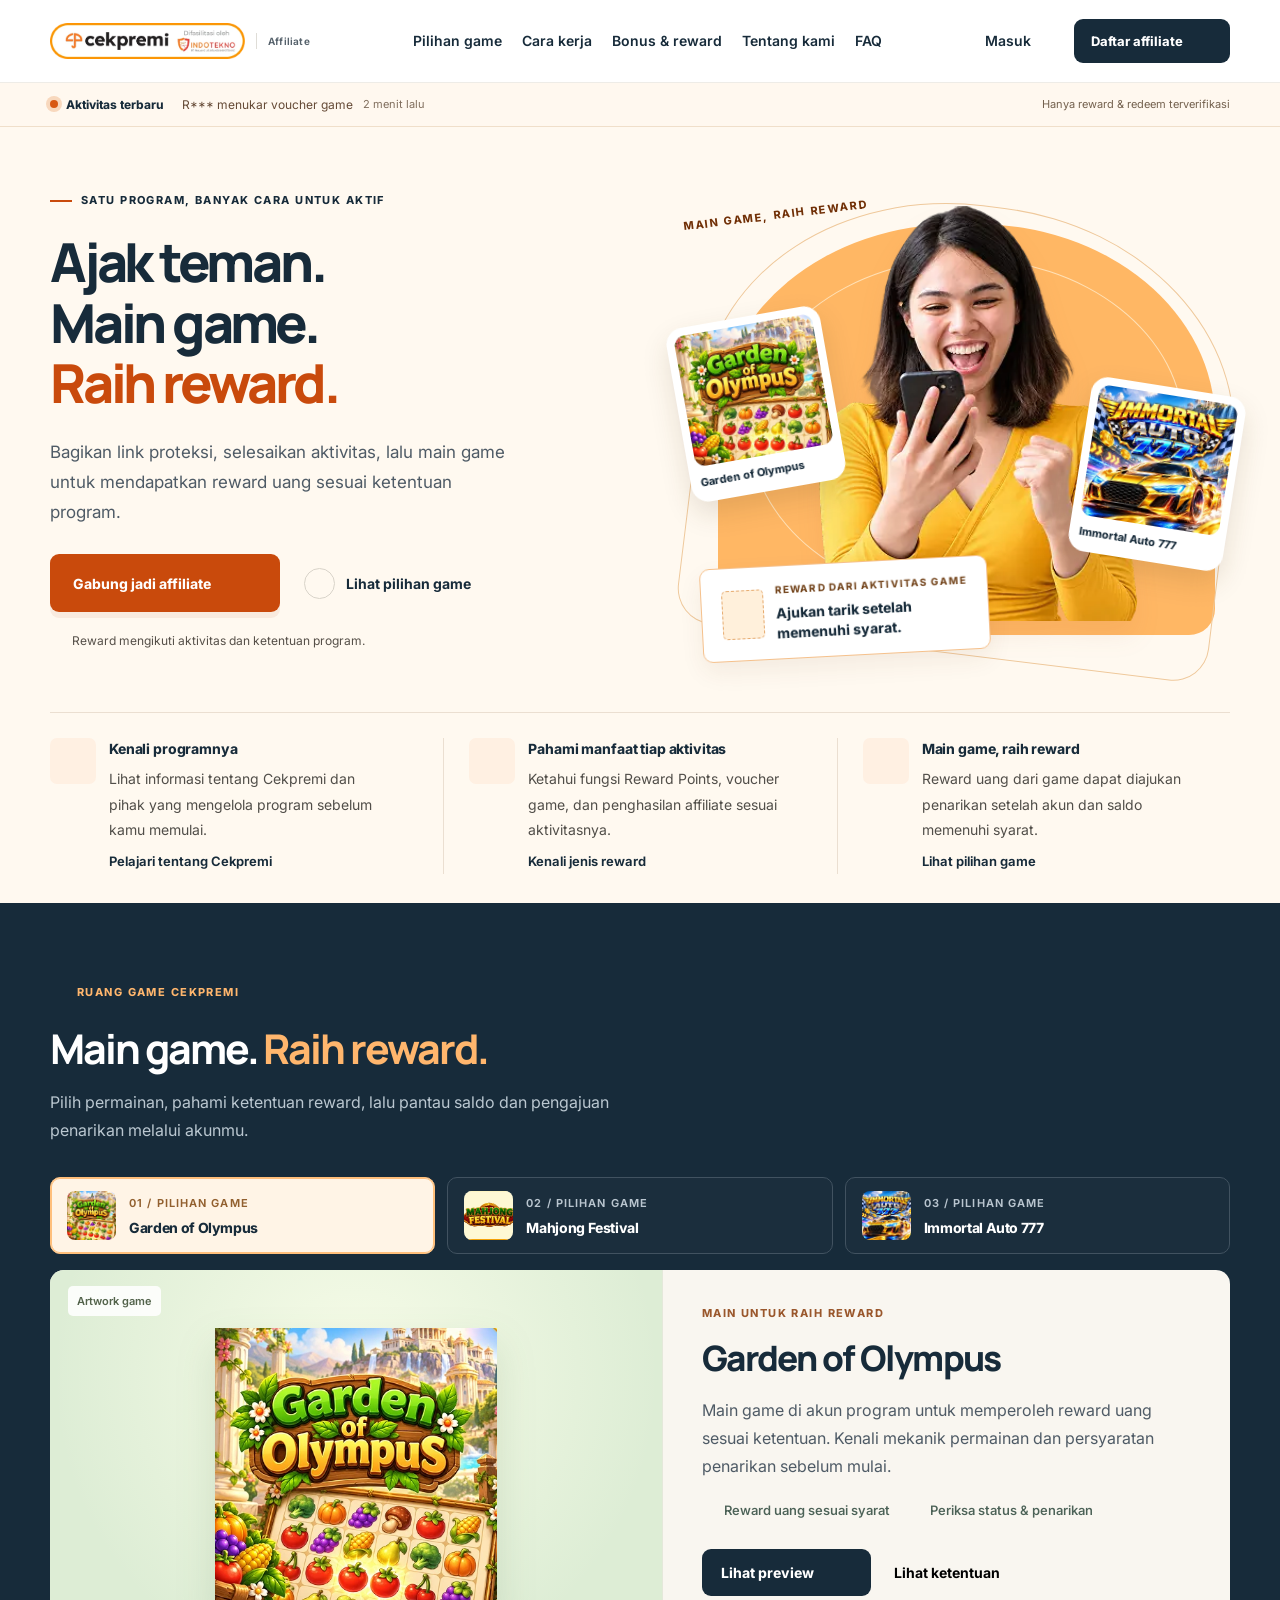
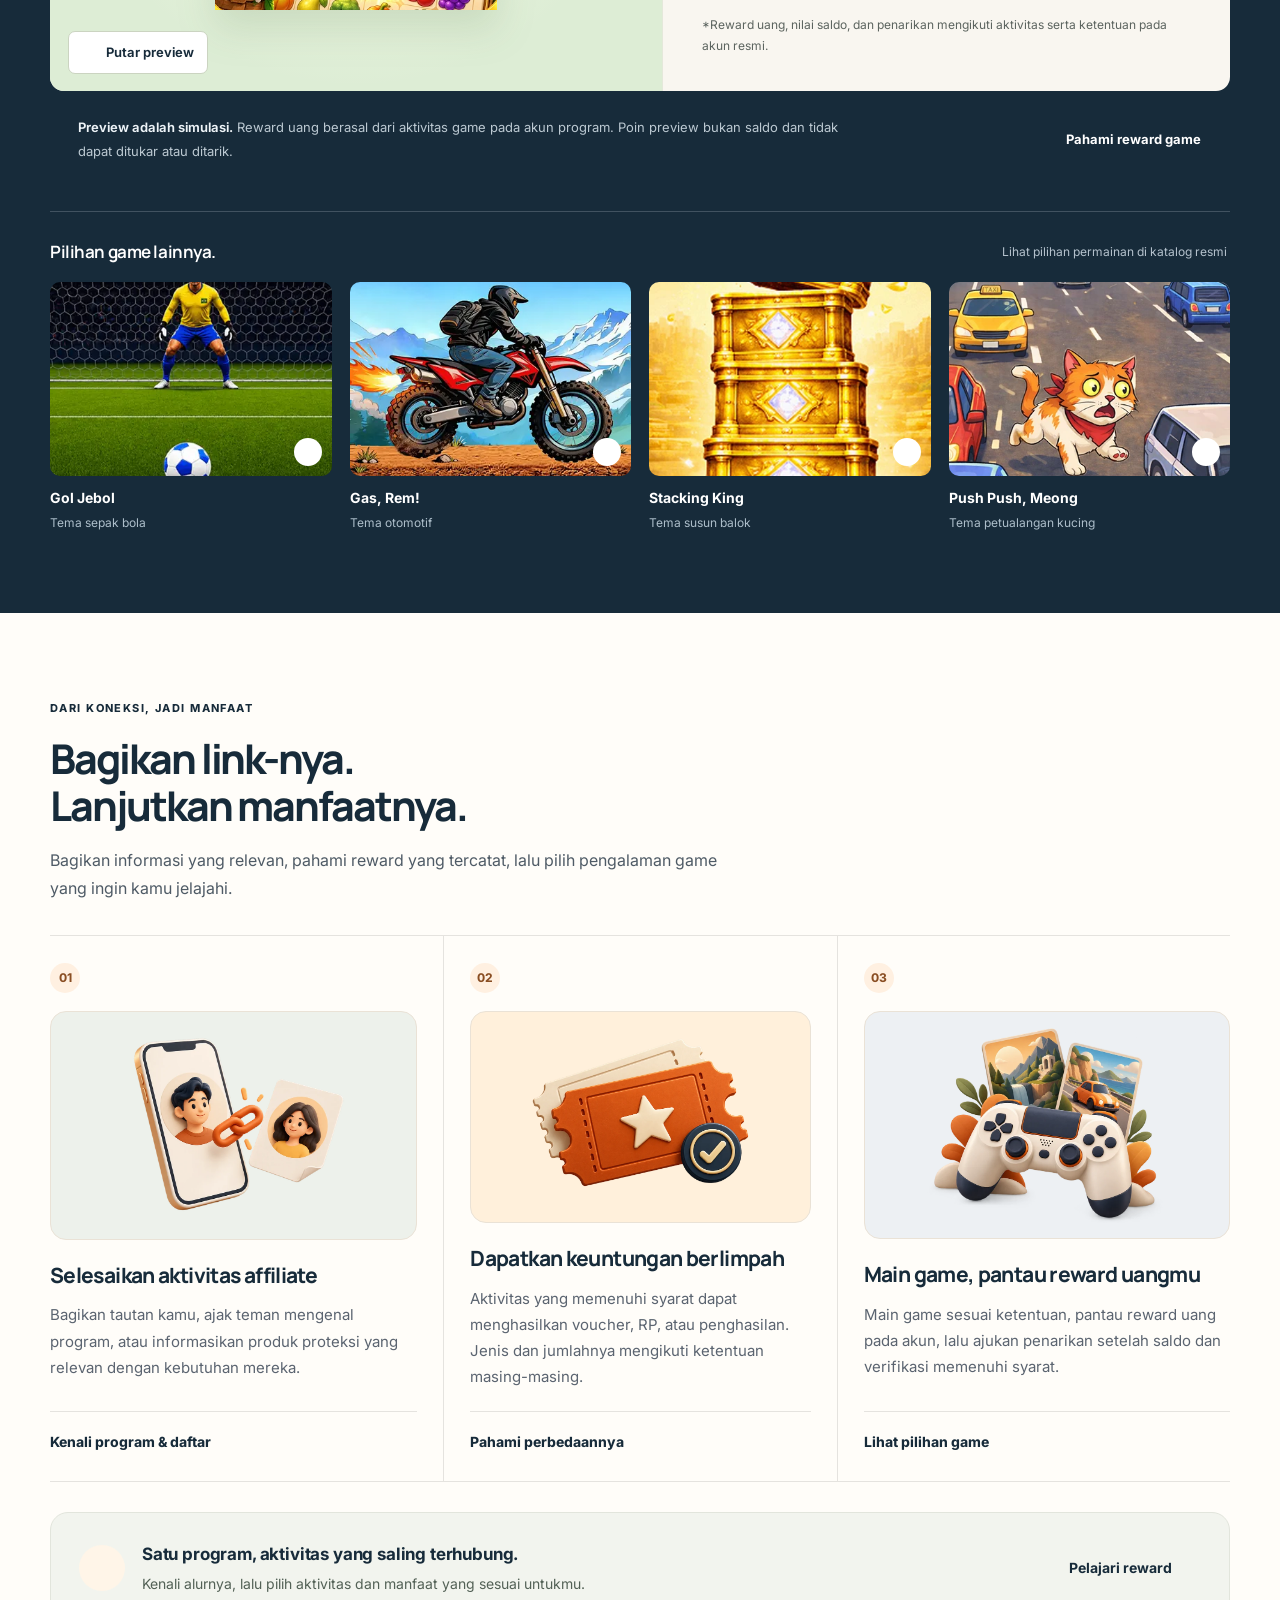
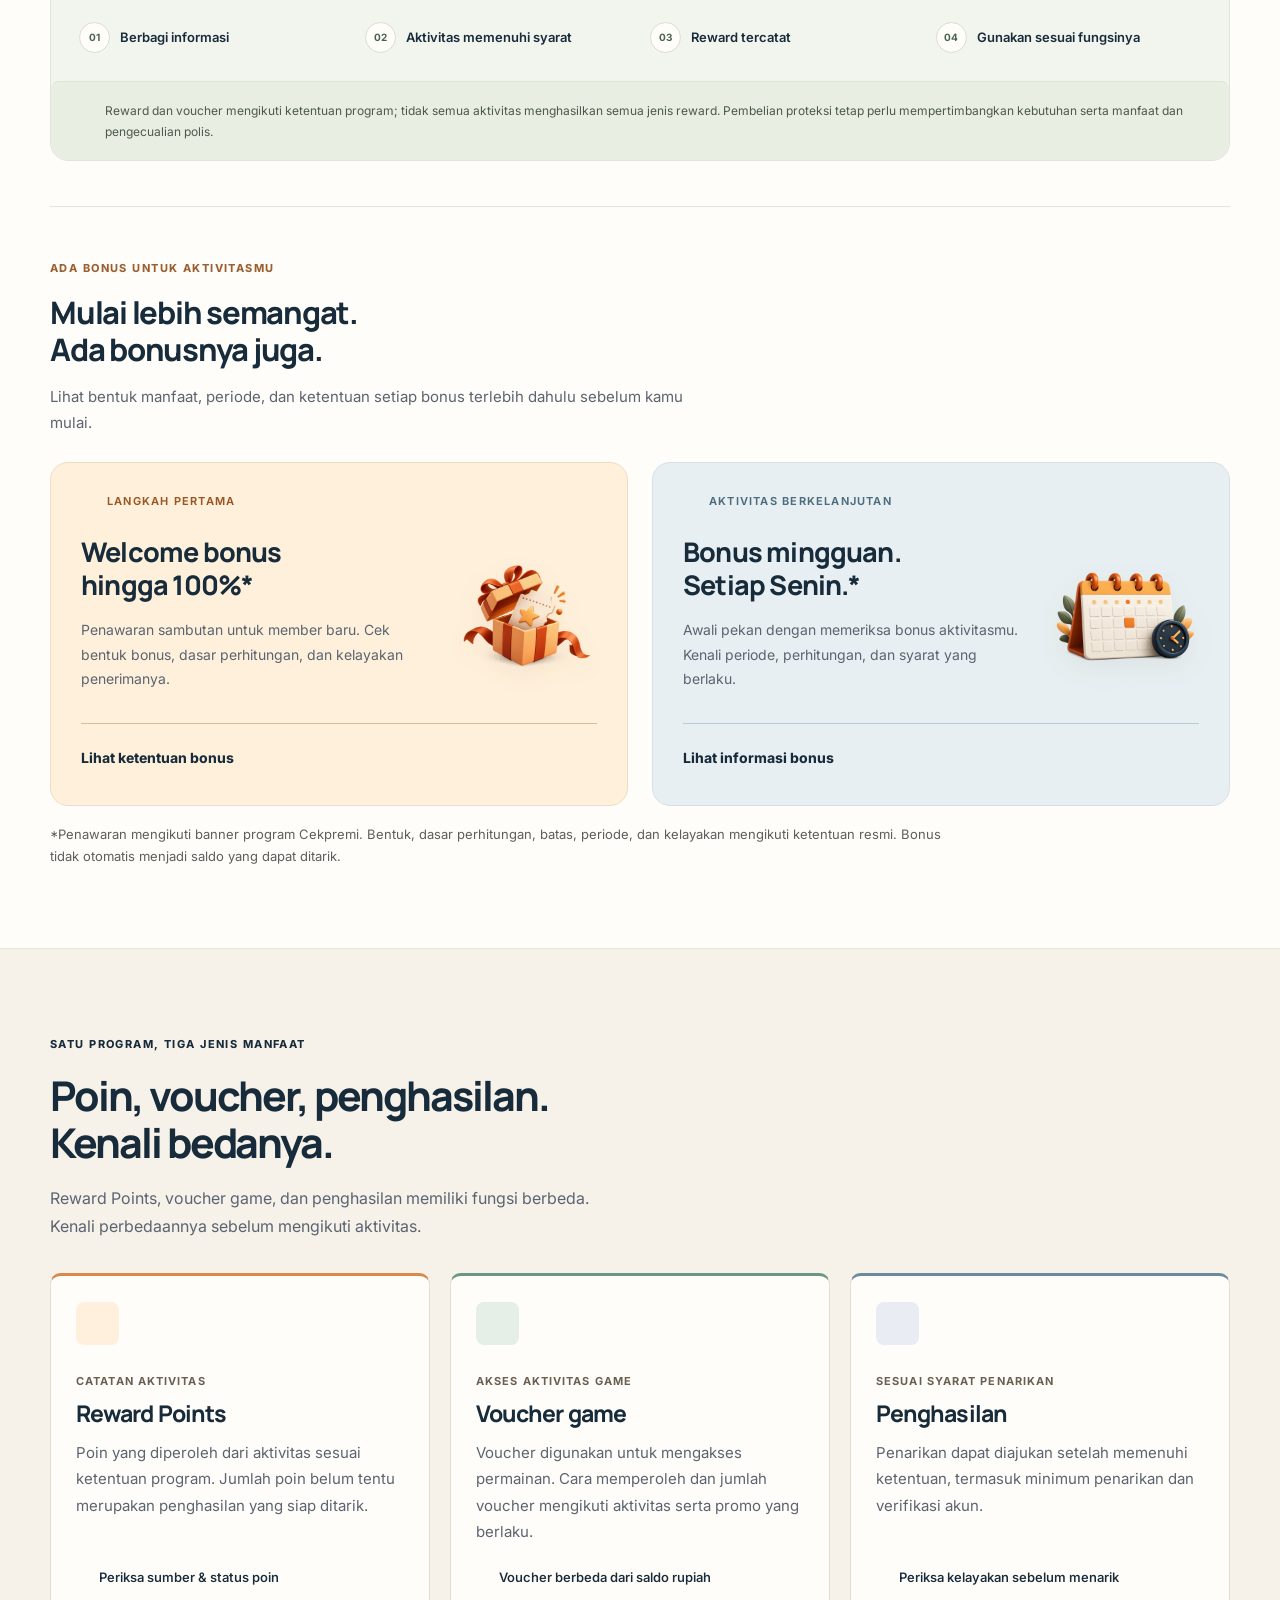
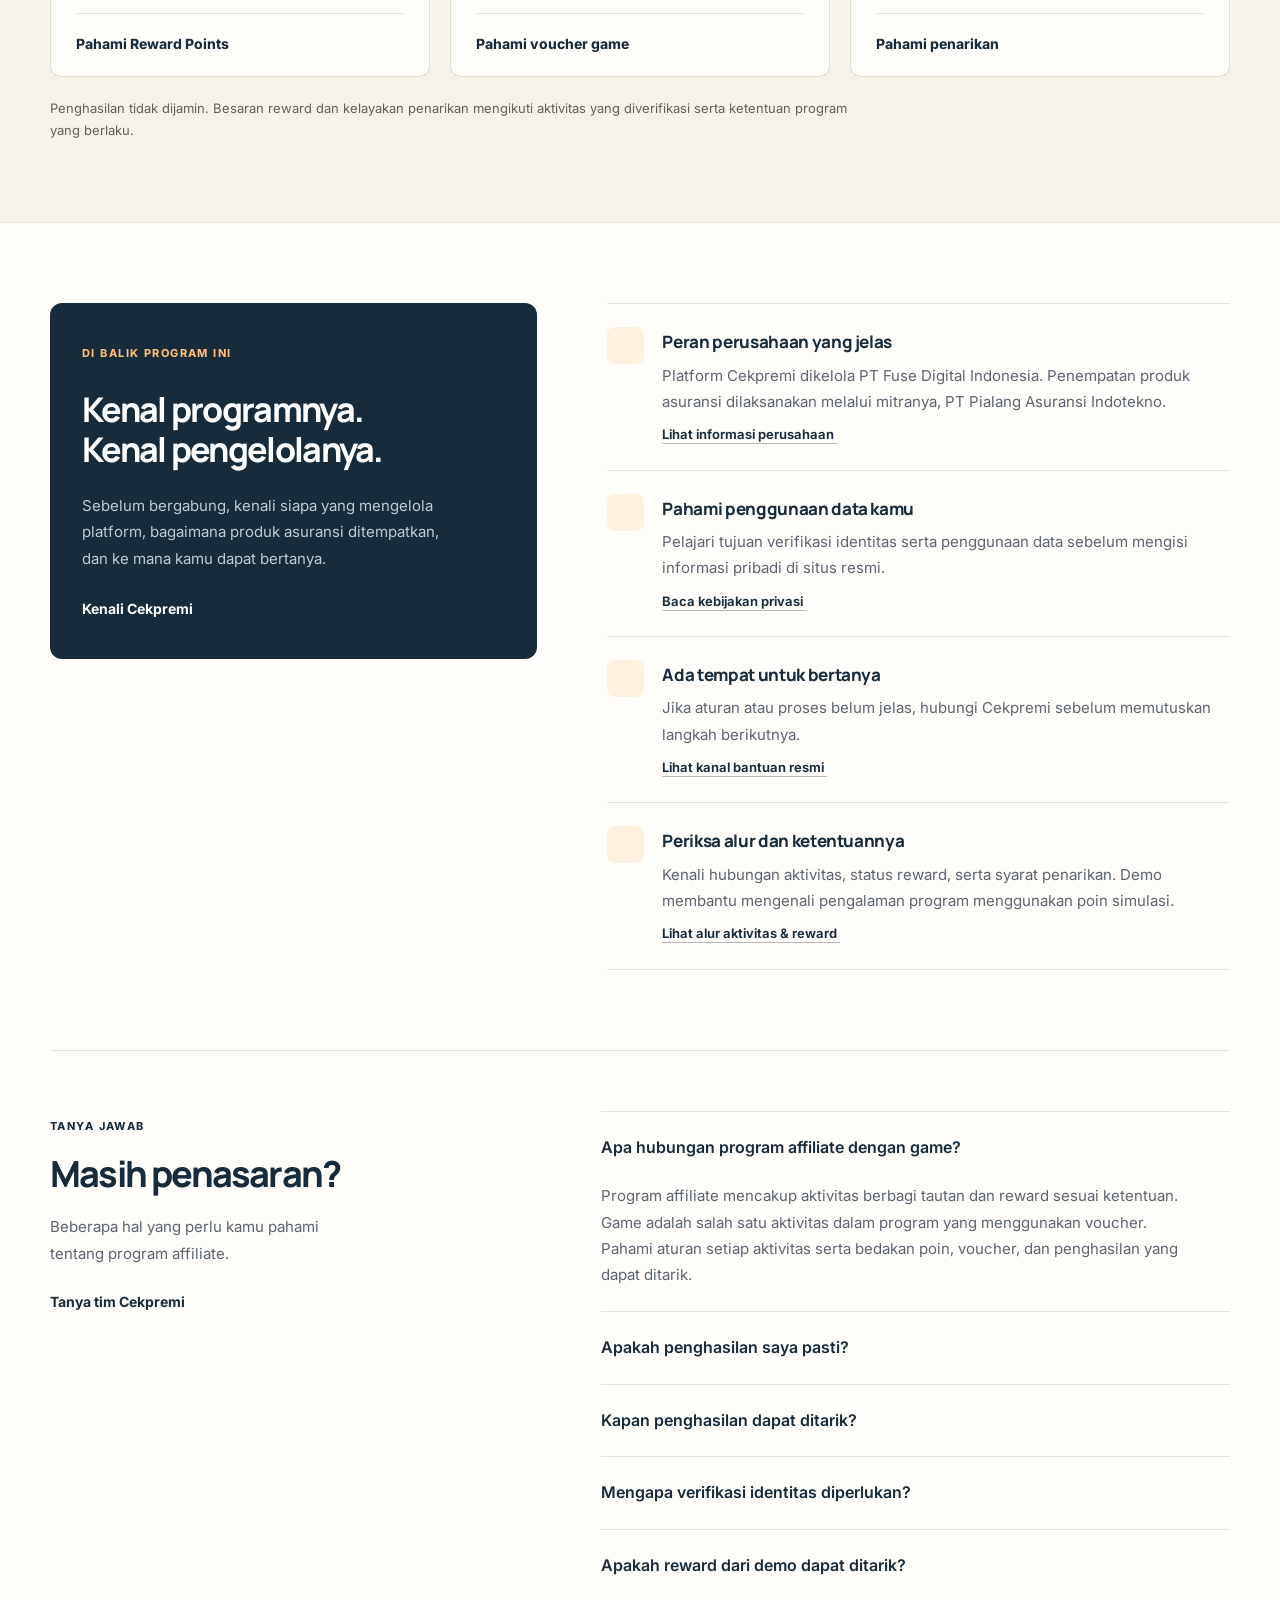
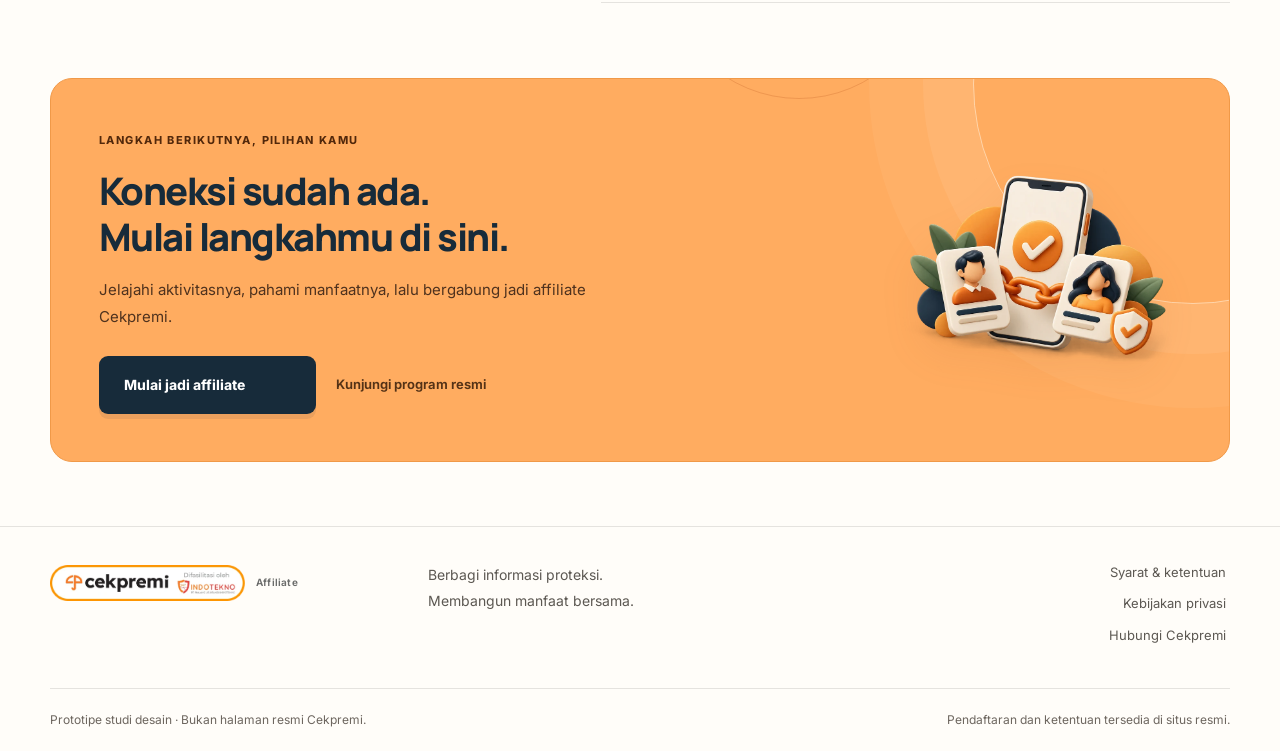
<file: index.html>
﻿<!doctype html>
<html lang="id">
<head>
  <meta charset="utf-8">
  <meta name="viewport" content="width=device-width, initial-scale=1">
  <meta name="theme-color" content="#172b3a">
  <meta name="description" content="Main game di Cekpremi Affiliate, raih reward uang sesuai ketentuan, dan pahami proses penarikannya.">
  <title>Cekpremi Affiliate — Main game, raih reward</title>
  <link rel="icon" href="assets/favicon.svg" type="image/svg+xml">
  <link rel="preconnect" href="https://fonts.googleapis.com">
  <link rel="preconnect" href="https://fonts.gstatic.com" crossorigin>
  <link rel="stylesheet" href="https://fonts.googleapis.com/css2?family=Inter:wght@400;500;600;700;800&amp;family=Manrope:wght@600;700;800&amp;display=swap">
  <link rel="stylesheet" href="styles.css">
  <link rel="stylesheet" href="https://use.hugeicons.com/font/icons.css">
  <link rel="stylesheet" href="campaign.css">
  <link rel="stylesheet" href="refinements.css">
  <script src="script.js" defer></script>
</head>
<body>

  <a class="skip-link" href="#main">Lewati ke konten utama</a>
  <header class="site-header">
    <div class="container header-inner">
      <a class="brand" href="#" aria-label="Cekpremi Affiliate, kembali ke atas">
        <img class="brand-logo" src="assets/brand/cekpremi-logo.webp" width="519" height="96" alt="Cekpremi, difasilitasi oleh Indotekno"><span class="brand-program">Affiliate</span>
      </a>
      <nav class="desktop-nav" aria-label="Navigasi utama">
        <a href="#games">Pilihan game</a><a href="#cara-kerja">Cara kerja</a><a href="#penawaran">Bonus &amp; reward</a><a href="#kepercayaan">Tentang kami</a><a href="#faq">FAQ</a>
      </nav>
      <div class="header-actions">
        <a class="login-link" href="https://www.cekpremi.com/login-from-cp?x=pjdklzX" target="_blank" rel="noopener noreferrer">Masuk <i class="icon small hgi-stroke hgi-square-arrow-up-right-02" aria-hidden="true"></i></a>
        <button class="button button-small button-dark" type="button" data-open="registration">Daftar affiliate <i class="icon small hgi-stroke hgi-arrow-right-02" aria-hidden="true"></i></button>
        <button class="menu-toggle" type="button" aria-expanded="false" aria-controls="mobile-nav" aria-label="Buka menu navigasi"><i class="menu-open hgi-stroke hgi-menu-01" aria-hidden="true"></i><i class="menu-close hgi-stroke hgi-cancel-01" aria-hidden="true"></i></button>
      </div>
    </div>
    <nav id="mobile-nav" class="mobile-nav" aria-label="Navigasi seluler" hidden>
      <a href="#games">Pilihan game</a><a href="#cara-kerja">Cara kerja</a><a href="#penawaran">Bonus &amp; reward</a><a href="#kepercayaan">Tentang kami</a><a href="#faq">FAQ</a><a href="https://www.cekpremi.com/login-from-cp?x=pjdklzX" target="_blank" rel="noopener noreferrer">Masuk ke Cekpremi <i class="inline-icon hgi-stroke hgi-square-arrow-up-right-02" aria-hidden="true"></i></a>
    </nav>
  </header>

  <aside class="activity-update" aria-label="Aktivitas reward terbaru">
    <div class="container activity-update-inner">
      <span class="activity-update-label"><span class="activity-update-dot" aria-hidden="true"></span>Aktivitas terbaru</span>
      <p aria-live="polite"><span data-activity-message>R*** menukar voucher game</span><time data-activity-time datetime="PT2M">2 menit lalu</time></p>
      <span class="activity-update-note"><i class="icon small hgi-stroke hgi-shield-02" aria-hidden="true"></i>Hanya reward &amp; redeem terverifikasi</span>
    </div>
  </aside>

  <main id="main">
    <section class="hero campaign-hero" aria-labelledby="hero-title">
      <div class="container hero-grid">
        <div class="hero-copy">
          <span class="eyebrow"><span class="eyebrow-line"></span> SATU PROGRAM, BANYAK CARA UNTUK AKTIF</span>
          <h1 id="hero-title">Ajak teman.<br>Main game.<br><span class="accent-word">Raih reward.</span></h1>
          <p class="hero-lead">Bagikan link proteksi, selesaikan aktivitas, lalu main game untuk mendapatkan reward uang sesuai ketentuan program.</p>
          <div class="hero-actions"><button class="button button-orange" type="button" data-open="registration">Gabung jadi affiliate <i class="icon hgi-stroke hgi-arrow-right-02" aria-hidden="true"></i></button><a class="text-link" href="#games"><span class="round-play" aria-hidden="true"><i class="hgi-stroke hgi-play"></i></span>Lihat pilihan game</a></div>
          <p class="hero-note"><i class="icon small hgi-stroke hgi-file-02" aria-hidden="true"></i>Reward mengikuti aktivitas dan ketentuan program.</p>
        </div>
        <div class="hero-art campaign-art" aria-label="Game dan aktivitas dalam program Cekpremi Affiliate">
          <div class="hero-orbit" aria-hidden="true"></div>
          <span class="hero-art-label">MAIN GAME, RAIH REWARD</span>
          <img class="member-portrait" src="assets/brand/member-portrait.webp" width="333" height="390" alt="Visual kampanye Cekpremi: perempuan memakai ponsel." fetchpriority="high">
          <div class="hero-game hero-game-garden"><img src="assets/games/garden-cover.webp" width="404" height="404" alt="Artwork Garden of Olympus"><span>Garden of Olympus</span></div>
          <div class="hero-game hero-game-auto"><img src="assets/games/immortal-cover.webp" width="404" height="404" alt="Artwork Immortal Auto 777"><span>Immortal Auto 777</span></div>
          <div class="hero-voucher"><span class="hero-voucher-icon"><i class="icon hgi-stroke hgi-wallet-02" aria-hidden="true"></i></span><span><small>REWARD DARI AKTIVITAS GAME</small><strong>Ajukan tarik setelah<br>memenuhi syarat.</strong></span></div>

        </div>
      </div>
      <div class="container hero-principles program-summary" aria-label="Ringkasan program sebelum bergabung">
        <article><i class="icon hgi-stroke hgi-shield-02" aria-hidden="true"></i><div><strong>Kenali programnya</strong><p>Lihat informasi tentang Cekpremi dan pihak yang mengelola program sebelum kamu memulai.</p><a href="#kepercayaan">Pelajari tentang Cekpremi <span aria-hidden="true"><i class="inline-icon hgi-stroke hgi-square-arrow-up-right-02" aria-hidden="true"></i></span></a></div></article>
        <article><i class="icon hgi-stroke hgi-sparkles" aria-hidden="true"></i><div><strong>Pahami manfaat tiap aktivitas</strong><p>Ketahui fungsi Reward Points, voucher game, dan penghasilan affiliate sesuai aktivitasnya.</p><a href="#reward">Kenali jenis reward <span aria-hidden="true"><i class="inline-icon hgi-stroke hgi-square-arrow-up-right-02" aria-hidden="true"></i></span></a></div></article>
        <article><i class="icon hgi-stroke hgi-game-controller-03" aria-hidden="true"></i><div><strong>Main game, raih reward</strong><p>Reward uang dari game dapat diajukan penarikan setelah akun dan saldo memenuhi syarat.</p><a href="#games">Lihat pilihan game <span aria-hidden="true"><i class="inline-icon hgi-stroke hgi-square-arrow-up-right-02" aria-hidden="true"></i></span></a></div></article>
      </div>
    </section>

    <section id="games" class="section games-section" aria-labelledby="games-title">
      <div class="container">
        <div class="section-heading split-heading"><div><span class="eyebrow"><i class="icon small hgi-stroke hgi-game-controller-03" aria-hidden="true"></i> RUANG GAME CEKPREMI</span><h2 id="games-title">Main game. <span>Raih reward.</span></h2></div><p>Pilih permainan, pahami ketentuan reward, lalu pantau saldo dan pengajuan penarikan melalui akunmu.</p></div>
        <div class="game-picker" role="tablist" aria-label="Pilih game unggulan">
          <button type="button" id="game-tab-garden" class="game-choice" role="tab" aria-selected="true" aria-controls="featured-game" data-game="garden"><img src="assets/games/garden-cover.webp" alt="" width="58" height="58"><span><small>01 / PILIHAN GAME</small><strong>Garden of Olympus</strong></span><span class="choice-arrow" aria-hidden="true"><i class="inline-icon hgi-stroke hgi-square-arrow-up-right-02" aria-hidden="true"></i></span></button>
          <button type="button" id="game-tab-mahjong" class="game-choice" role="tab" aria-selected="false" aria-controls="featured-game" tabindex="-1" data-game="mahjong"><img src="assets/games/mahjong-cover.webp" alt="" width="58" height="58"><span><small>02 / PILIHAN GAME</small><strong>Mahjong Festival</strong></span><span class="choice-arrow" aria-hidden="true"><i class="inline-icon hgi-stroke hgi-square-arrow-up-right-02" aria-hidden="true"></i></span></button>
          <button type="button" id="game-tab-immortal" class="game-choice" role="tab" aria-selected="false" aria-controls="featured-game" tabindex="-1" data-game="immortal"><img src="assets/games/immortal-cover.webp" alt="" width="58" height="58"><span><small>03 / PILIHAN GAME</small><strong>Immortal Auto 777</strong></span><span class="choice-arrow" aria-hidden="true"><i class="inline-icon hgi-stroke hgi-square-arrow-up-right-02" aria-hidden="true"></i></span></button>
        </div>
        <article id="featured-game" class="featured-game" role="tabpanel" aria-labelledby="game-tab-garden" tabindex="0">
          <div class="game-visual"><span id="preview-status" class="visual-badge">Artwork game</span><img id="featured-game-image" src="assets/games/garden-cover.webp" alt="Artwork asli Garden of Olympus dari katalog Cekpremi." width="800" height="419" loading="lazy"><button id="preview-toggle" type="button" class="preview-toggle" aria-pressed="false"><i class="icon small hgi-stroke hgi-game-controller-03" aria-hidden="true"></i><span>Putar preview</span></button></div>
          <div class="featured-copy"><span class="eyebrow">MAIN UNTUK RAIH REWARD</span><h3 id="featured-game-title">Garden of Olympus</h3><p id="featured-game-description">Main game di akun program untuk memperoleh reward uang sesuai ketentuan. Kenali mekanik permainan dan persyaratan penarikan sebelum mulai.</p><div class="game-facts"><span><i class="icon small hgi-stroke hgi-wallet-02" aria-hidden="true"></i>Reward uang sesuai syarat</span><span><i class="icon small hgi-stroke hgi-file-02" aria-hidden="true"></i>Periksa status &amp; penarikan</span></div><div class="featured-actions"><button class="button button-dark" type="button" data-demo>Lihat preview <i class="icon small hgi-stroke hgi-arrow-right-02" aria-hidden="true"></i></button><button class="text-link" type="button" data-game-details>Lihat ketentuan <span aria-hidden="true"><i class="inline-icon hgi-stroke hgi-square-arrow-up-right-02" aria-hidden="true"></i></span></button></div><p class="game-fineprint">*Reward uang, nilai saldo, dan penarikan mengikuti aktivitas serta ketentuan pada akun resmi.</p></div>
        </article>
        <div class="demo-disclosure"><i class="icon small hgi-stroke hgi-file-02" aria-hidden="true"></i><p><strong>Preview adalah simulasi.</strong> Reward uang berasal dari aktivitas game pada akun program. Poin preview bukan saldo dan tidak dapat ditukar atau ditarik.</p><button class="text-link" type="button" data-open="game">Pahami reward game <i class="icon small hgi-stroke hgi-arrow-right-02" aria-hidden="true"></i></button></div>
        <div class="game-library">
          <div class="library-heading"><h3>Pilihan game lainnya.</h3><span>Lihat pilihan permainan di katalog resmi <i class="inline-icon hgi-stroke hgi-square-arrow-up-right-02" aria-hidden="true"></i></span></div>
          <div class="library-grid">
            <a class="library-game" href="https://www.cekpremi.com/affiliate/dashboard/dm/games/pjdklzX/Public-Page?x=pjdklzX&amp;project=Public-Page" target="_blank" rel="noopener noreferrer" aria-label="Lihat Gol Jebol di katalog demo resmi (tab baru)"><div class="library-game-art"><img src="assets/games/gol-cover.webp" width="404" height="404" loading="lazy" alt="Artwork Gol Jebol"><span class="library-arrow" aria-hidden="true"><i class="inline-icon hgi-stroke hgi-square-arrow-up-right-02" aria-hidden="true"></i></span></div><strong>Gol Jebol</strong><small>Tema sepak bola</small></a>
            <a class="library-game" href="https://www.cekpremi.com/affiliate/dashboard/dm/games/pjdklzX/Public-Page?x=pjdklzX&amp;project=Public-Page" target="_blank" rel="noopener noreferrer" aria-label="Lihat Gas, Rem! di katalog demo resmi (tab baru)"><div class="library-game-art"><img src="assets/games/gas-cover.webp" width="404" height="404" loading="lazy" alt="Artwork Gas, Rem!"><span class="library-arrow" aria-hidden="true"><i class="inline-icon hgi-stroke hgi-square-arrow-up-right-02" aria-hidden="true"></i></span></div><strong>Gas, Rem!</strong><small>Tema otomotif</small></a>
            <a class="library-game" href="https://www.cekpremi.com/affiliate/dashboard/dm/games/pjdklzX/Public-Page?x=pjdklzX&amp;project=Public-Page" target="_blank" rel="noopener noreferrer" aria-label="Lihat Stacking King di katalog demo resmi (tab baru)"><div class="library-game-art"><img src="assets/games/stacking-cover.webp" width="404" height="404" loading="lazy" alt="Artwork Stacking King"><span class="library-arrow" aria-hidden="true"><i class="inline-icon hgi-stroke hgi-square-arrow-up-right-02" aria-hidden="true"></i></span></div><strong>Stacking King</strong><small>Tema susun balok</small></a>
            <a class="library-game" href="https://www.cekpremi.com/affiliate/dashboard/dm/games/pjdklzX/Public-Page?x=pjdklzX&amp;project=Public-Page" target="_blank" rel="noopener noreferrer" aria-label="Lihat Push Push, Meong di katalog demo resmi (tab baru)"><div class="library-game-art"><img src="assets/games/meong-cover.webp" width="404" height="404" loading="lazy" alt="Artwork Push Push, Meong"><span class="library-arrow" aria-hidden="true"><i class="inline-icon hgi-stroke hgi-square-arrow-up-right-02" aria-hidden="true"></i></span></div><strong>Push Push, Meong</strong><small>Tema petualangan kucing</small></a>
          </div>
        </div>
      </div>
    </section>

    <section id="cara-kerja" class="section how-section" aria-labelledby="how-title">
      <div class="container">
        <div class="section-heading split-heading"><div><span class="eyebrow">DARI KONEKSI, JADI MANFAAT</span><h2 id="how-title">Bagikan link-nya.<br>Lanjutkan manfaatnya.</h2></div><p>Bagikan informasi yang relevan, pahami reward yang tercatat, lalu pilih pengalaman game yang ingin kamu jelajahi.</p></div>
        <div class="activity-flow">
          <article class="activity-card"><div class="activity-top"><span class="step-number">01</span><span class="activity-icon"><i class="icon hgi-stroke hgi-link-01" aria-hidden="true"></i></span></div><div class="activity-scene scene-share"><img class="activity-illustration" src="assets/illustrations/activity-share.webp" width="1448" height="1086" loading="lazy" decoding="async" alt="Ilustrasi dua profil yang terhubung melalui tautan affiliate"></div><h3>Selesaikan aktivitas affiliate</h3><p>Bagikan tautan kamu, ajak teman mengenal program, atau informasikan produk proteksi yang relevan dengan kebutuhan mereka.</p><div class="activity-tags"><span>Bagikan tautan</span><span>Ajak teman</span><span>Informasikan proteksi</span></div><button class="card-link" type="button" data-open="registration">Kenali program &amp; daftar <i class="icon small hgi-stroke hgi-arrow-right-02" aria-hidden="true"></i></button></article>
          <article class="activity-card"><div class="activity-top"><span class="step-number">02</span><span class="activity-icon"><i class="icon hgi-stroke hgi-sparkles" aria-hidden="true"></i></span></div><div class="activity-scene scene-voucher"><img class="activity-illustration" src="assets/illustrations/activity-voucher.webp" width="1448" height="1086" loading="lazy" decoding="async" alt="Ilustrasi voucher aktivitas dengan tanda verifikasi"></div><h3>Dapatkan keuntungan berlimpah</h3><p>Aktivitas yang memenuhi syarat dapat menghasilkan voucher, RP, atau penghasilan. Jenis dan jumlahnya mengikuti ketentuan masing-masing.</p><div class="activity-tags"><span>Voucher game</span><span>Reward Points</span><span>Penghasilan affiliate</span></div><a class="card-link" href="#reward">Pahami perbedaannya <i class="icon small hgi-stroke hgi-arrow-right-02" aria-hidden="true"></i></a></article>
          <article class="activity-card"><div class="activity-top"><span class="step-number">03</span><span class="activity-icon"><i class="icon hgi-stroke hgi-game-controller-03" aria-hidden="true"></i></span></div><div class="activity-scene scene-games"><img class="activity-illustration" src="assets/illustrations/activity-play.webp" width="1448" height="1086" loading="lazy" decoding="async" alt="Ilustrasi controller dan pilihan permainan"></div><h3>Main game, pantau reward uangmu</h3><p>Main game sesuai ketentuan, pantau reward uang pada akun, lalu ajukan penarikan setelah saldo dan verifikasi memenuhi syarat.</p><div class="activity-tags"><span>Main game</span><span>Pantau saldo</span><span>Ajukan penarikan</span></div><a class="card-link" href="#games">Lihat pilihan game <i class="icon small hgi-stroke hgi-arrow-right-02" aria-hidden="true"></i></a></article>
        </div>
        <div class="benefit-summary">
          <div class="benefit-cycle"><i class="cycle-symbol hgi-stroke hgi-reload" aria-hidden="true"></i><div><strong>Satu program, aktivitas yang saling terhubung.</strong><p>Kenali alurnya, lalu pilih aktivitas dan manfaat yang sesuai untukmu.</p></div><a class="text-link" href="#reward">Pelajari reward <i class="icon small hgi-stroke hgi-arrow-right-02" aria-hidden="true"></i></a></div>
          <ol class="benefit-path" aria-label="Alur aktivitas affiliate"><li>Berbagi informasi</li><li>Aktivitas memenuhi syarat</li><li>Reward tercatat</li><li>Gunakan sesuai fungsinya</li></ol>
          <div class="how-footnote"><i class="icon small hgi-stroke hgi-shield-02" aria-hidden="true"></i><p>Reward dan voucher mengikuti ketentuan program; tidak semua aktivitas menghasilkan semua jenis reward. Pembelian proteksi tetap perlu mempertimbangkan kebutuhan serta manfaat dan pengecualian polis.</p></div>
        </div>
        <div id="penawaran" class="offers-area" aria-labelledby="offers-title">
          <div class="offers-heading"><div><span class="eyebrow">ADA BONUS UNTUK AKTIVITASMU</span><h3 id="offers-title">Mulai lebih semangat.<br>Ada bonusnya juga.</h3></div><p>Lihat bentuk manfaat, periode, dan ketentuan setiap bonus terlebih dahulu sebelum kamu mulai.</p></div>
          <div class="offers-grid">
            <article class="offer-card"><div class="offer-label"><i class="icon small hgi-stroke hgi-sparkles" aria-hidden="true"></i><span>LANGKAH PERTAMA</span></div><img class="offer-illustration" src="assets/illustrations/offer-welcome.webp" width="1448" height="1086" loading="lazy" decoding="async" alt=""><h4>Welcome bonus<br>hingga 100%*</h4><p>Penawaran sambutan untuk member baru. Cek bentuk bonus, dasar perhitungan, dan kelayakan penerimanya.</p><button class="card-link" type="button" data-open="welcome">Lihat ketentuan bonus <i class="icon small hgi-stroke hgi-arrow-right-02" aria-hidden="true"></i></button></article>
            <article class="offer-card"><div class="offer-label"><i class="icon small hgi-stroke hgi-file-02" aria-hidden="true"></i><span>AKTIVITAS BERKELANJUTAN</span></div><img class="offer-illustration" src="assets/illustrations/offer-weekly.webp" width="1448" height="1086" loading="lazy" decoding="async" alt=""><h4>Bonus mingguan.<br>Setiap Senin.*</h4><p>Awali pekan dengan memeriksa bonus aktivitasmu. Kenali periode, perhitungan, dan syarat yang berlaku.</p><button class="card-link" type="button" data-open="weekly">Lihat informasi bonus <i class="icon small hgi-stroke hgi-arrow-right-02" aria-hidden="true"></i></button></article>
          </div>
          <p class="offers-note">*Penawaran mengikuti banner program Cekpremi. Bentuk, dasar perhitungan, batas, periode, dan kelayakan mengikuti ketentuan resmi. Bonus tidak otomatis menjadi saldo yang dapat ditarik.</p>
        </div>
      </div>
    </section>

    <section id="reward" class="section rewards-section" aria-labelledby="reward-title">
      <div class="container">
        <div class="section-heading centered"><span class="eyebrow">SATU PROGRAM, TIGA JENIS MANFAAT</span><h2 id="reward-title">Poin, voucher, penghasilan.<br>Kenali bedanya.</h2><p>Reward Points, voucher game, dan penghasilan memiliki fungsi berbeda.<br class="desktop-break"> Kenali perbedaannya sebelum mengikuti aktivitas.</p></div>
        <div class="reward-grid">
          <article class="reward-card"><span class="reward-icon points"><i class="icon hgi-stroke hgi-sparkles" aria-hidden="true"></i></span><span class="card-category">CATATAN AKTIVITAS</span><h3>Reward Points</h3><p>Poin yang diperoleh dari aktivitas sesuai ketentuan program. Jumlah poin belum tentu merupakan penghasilan yang siap ditarik.</p><div class="card-rule"><i class="icon small hgi-stroke hgi-tick-02" aria-hidden="true"></i>Periksa sumber &amp; status poin</div><button class="card-link" type="button" data-reward="points">Pahami Reward Points <i class="icon small hgi-stroke hgi-arrow-right-02" aria-hidden="true"></i></button></article>
          <article class="reward-card"><span class="reward-icon voucher"><i class="icon hgi-stroke hgi-ticket-01" aria-hidden="true"></i></span><span class="card-category">AKSES AKTIVITAS GAME</span><h3>Voucher game</h3><p>Voucher digunakan untuk mengakses permainan. Cara memperoleh dan jumlah voucher mengikuti aktivitas serta promo yang berlaku.</p><div class="card-rule"><i class="icon small hgi-stroke hgi-tick-02" aria-hidden="true"></i>Voucher berbeda dari saldo rupiah</div><button class="card-link" type="button" data-reward="voucher">Pahami voucher game <i class="icon small hgi-stroke hgi-arrow-right-02" aria-hidden="true"></i></button></article>
          <article class="reward-card"><span class="reward-icon income"><i class="icon hgi-stroke hgi-wallet-02" aria-hidden="true"></i></span><span class="card-category">SESUAI SYARAT PENARIKAN</span><h3>Penghasilan</h3><p>Penarikan dapat diajukan setelah memenuhi ketentuan, termasuk minimum penarikan dan verifikasi akun.</p><div class="card-rule"><i class="icon small hgi-stroke hgi-tick-02" aria-hidden="true"></i>Periksa kelayakan sebelum menarik</div><button class="card-link" type="button" data-reward="income">Pahami penarikan <i class="icon small hgi-stroke hgi-arrow-right-02" aria-hidden="true"></i></button></article>
        </div>
        <p class="reward-disclaimer">Penghasilan tidak dijamin. Besaran reward dan kelayakan penarikan mengikuti aktivitas yang diverifikasi serta ketentuan program yang berlaku.</p>
      </div>
    </section>

    <section id="kepercayaan" class="section trust-section" aria-labelledby="trust-title">
      <div class="container trust-grid">
        <div class="trust-copy"><span class="eyebrow">DI BALIK PROGRAM INI</span><h2 id="trust-title">Kenal programnya.<br>Kenal pengelolanya.</h2><p>Sebelum bergabung, kenali siapa yang mengelola platform, bagaimana produk asuransi ditempatkan, dan ke mana kamu dapat bertanya.</p><a class="text-link" href="https://www.cekpremi.com/tentang-kami" target="_blank" rel="noopener noreferrer">Kenali Cekpremi <i class="icon small hgi-stroke hgi-square-arrow-up-right-02" aria-hidden="true"></i></a></div>
        <div class="trust-list">
          <article class="trust-item"><span class="trust-item-icon"><i class="icon hgi-stroke hgi-shield-02" aria-hidden="true"></i></span><div><h3>Peran perusahaan yang jelas</h3><p>Platform Cekpremi dikelola PT Fuse Digital Indonesia. Penempatan produk asuransi dilaksanakan melalui mitranya, PT Pialang Asuransi Indotekno.</p><a href="https://www.cekpremi.com/tentang-kami" target="_blank" rel="noopener noreferrer">Lihat informasi perusahaan <span aria-hidden="true"><i class="inline-icon hgi-stroke hgi-square-arrow-up-right-02" aria-hidden="true"></i></span></a></div></article>
          <article class="trust-item"><span class="trust-item-icon"><i class="icon hgi-stroke hgi-lock" aria-hidden="true"></i></span><div><h3>Pahami penggunaan data kamu</h3><p>Pelajari tujuan verifikasi identitas serta penggunaan data sebelum mengisi informasi pribadi di situs resmi.</p><a href="https://www.cekpremi.com/kebijakan-privasi" target="_blank" rel="noopener noreferrer">Baca kebijakan privasi <span aria-hidden="true"><i class="inline-icon hgi-stroke hgi-square-arrow-up-right-02" aria-hidden="true"></i></span></a></div></article>
          <article class="trust-item"><span class="trust-item-icon"><i class="icon hgi-stroke hgi-message-01" aria-hidden="true"></i></span><div><h3>Ada tempat untuk bertanya</h3><p>Jika aturan atau proses belum jelas, hubungi Cekpremi sebelum memutuskan langkah berikutnya.</p><a href="https://www.cekpremi.com/kontak" target="_blank" rel="noopener noreferrer">Lihat kanal bantuan resmi <span aria-hidden="true"><i class="inline-icon hgi-stroke hgi-square-arrow-up-right-02" aria-hidden="true"></i></span></a></div></article>
          <article class="trust-item"><span class="trust-item-icon"><i class="icon hgi-stroke hgi-file-02" aria-hidden="true"></i></span><div><h3>Periksa alur dan ketentuannya</h3><p>Kenali hubungan aktivitas, status reward, serta syarat penarikan. Demo membantu mengenali pengalaman program menggunakan poin simulasi.</p><a href="#cara-kerja">Lihat alur aktivitas &amp; reward <span aria-hidden="true"><i class="inline-icon hgi-stroke hgi-square-arrow-up-right-02" aria-hidden="true"></i></span></a></div></article>
        </div>
      </div>
    </section>

    <section id="faq" class="section faq-section" aria-labelledby="faq-title">
      <div class="container faq-grid"><div class="faq-intro"><span class="eyebrow">TANYA JAWAB</span><h2 id="faq-title">Masih penasaran?</h2><p>Beberapa hal yang perlu kamu pahami tentang program affiliate.</p><a class="text-link" href="https://www.cekpremi.com/kontak" target="_blank" rel="noopener noreferrer">Tanya tim Cekpremi <i class="icon small hgi-stroke hgi-square-arrow-up-right-02" aria-hidden="true"></i></a></div>
        <div class="faq-list">
          <details open><summary>Apa hubungan program affiliate dengan game?<i class="faq-plus hgi-stroke hgi-add-01" aria-hidden="true"></i></summary><div class="faq-answer">Program affiliate mencakup aktivitas berbagi tautan dan reward sesuai ketentuan. Game adalah salah satu aktivitas dalam program yang menggunakan voucher. Pahami aturan setiap aktivitas serta bedakan poin, voucher, dan penghasilan yang dapat ditarik.</div></details>
          <details><summary>Apakah penghasilan saya pasti?<i class="faq-plus hgi-stroke hgi-add-01" aria-hidden="true"></i></summary><div class="faq-answer">Tidak ada jaminan penghasilan. Reward mengikuti aktivitas yang memenuhi ketentuan program. Estimasi atau jumlah poin tidak otomatis menjadi saldo yang dapat ditarik; periksa status, batas minimum, dan ketentuan yang berlaku.</div></details>
          <details><summary>Kapan penghasilan dapat ditarik?<i class="faq-plus hgi-stroke hgi-add-01" aria-hidden="true"></i></summary><div class="faq-answer">Menurut informasi program Cekpremi, penarikan dapat diajukan saat akun sudah terverifikasi dan saldo memenuhi minimum penarikan. Periksa nilai minimum, status reward, serta ketentuan terbaru melalui akun resmi kamu.</div></details>
          <details><summary>Mengapa verifikasi identitas diperlukan?<i class="faq-plus hgi-stroke hgi-add-01" aria-hidden="true"></i></summary><div class="faq-answer">Verifikasi membantu memastikan penghasilan ditarik oleh pemilik akun yang benar. Baca tujuan penggunaan data pada kebijakan privasi Cekpremi sebelum memberikan KTP atau informasi pribadi lainnya.</div></details>
          <details><summary>Apakah reward dari demo dapat ditarik?<i class="faq-plus hgi-stroke hgi-add-01" aria-hidden="true"></i></summary><div class="faq-answer">Tidak. Voucher dan Reward Points pada demo digunakan untuk simulasi. Poin demo tidak dapat digunakan sebagai penghasilan, ditukar, atau ditarik.</div></details>
        </div>
      </div>
    </section>

    <section class="closing-section" aria-labelledby="closing-title"><div class="container"><div class="closing-banner"><div class="closing-copy"><span class="eyebrow">LANGKAH BERIKUTNYA, PILIHAN KAMU</span><h2 id="closing-title">Koneksi sudah ada.<br>Mulai langkahmu di sini.</h2><p>Jelajahi aktivitasnya, pahami manfaatnya, lalu bergabung jadi affiliate Cekpremi.</p></div><img class="closing-illustration" src="assets/illustrations/closing-connect.webp" width="1448" height="1086" loading="lazy" decoding="async" alt=""><div class="closing-actions"><button class="button button-cream" type="button" data-open="registration">Mulai jadi affiliate <i class="icon hgi-stroke hgi-arrow-right-02" aria-hidden="true"></i></button><a href="https://www.cekpremi.com/affiliate/home?x=pjdklzX" target="_blank" rel="noopener noreferrer">Kunjungi program resmi <i class="icon small hgi-stroke hgi-square-arrow-up-right-02" aria-hidden="true"></i></a></div></div></div></section>
  </main>

  <footer class="site-footer"><div class="container"><div class="footer-top"><a class="brand" href="#" aria-label="Cekpremi Affiliate, kembali ke atas"><img class="brand-logo" src="assets/brand/cekpremi-logo.webp" width="519" height="96" alt="Cekpremi, difasilitasi oleh Indotekno"><span class="brand-program">Affiliate</span></a><p>Berbagi informasi proteksi.<br>Membangun manfaat bersama.</p><div class="footer-links"><a href="https://www.cekpremi.com/syarat-ketentuan" target="_blank" rel="noopener noreferrer">Syarat &amp; ketentuan <span aria-hidden="true"><i class="inline-icon hgi-stroke hgi-square-arrow-up-right-02" aria-hidden="true"></i></span></a><a href="https://www.cekpremi.com/kebijakan-privasi" target="_blank" rel="noopener noreferrer">Kebijakan privasi <span aria-hidden="true"><i class="inline-icon hgi-stroke hgi-square-arrow-up-right-02" aria-hidden="true"></i></span></a><a href="https://www.cekpremi.com/kontak" target="_blank" rel="noopener noreferrer">Hubungi Cekpremi <span aria-hidden="true"><i class="inline-icon hgi-stroke hgi-square-arrow-up-right-02" aria-hidden="true"></i></span></a></div></div><div class="footer-bottom"><span>Prototipe studi desain · Bukan halaman resmi Cekpremi.</span><span>Pendaftaran dan ketentuan tersedia di situs resmi.</span></div></div></footer>

  <aside class="mobile-conversion" aria-label="Bergabung dengan program affiliate"><div><strong>Cekpremi Affiliate</strong><small>Main game, raih reward.</small></div><button class="button button-orange" type="button" data-open="registration">Gabung sekarang <i class="icon small hgi-stroke hgi-arrow-right-02" aria-hidden="true"></i></button></aside>

  <dialog id="reward-dialog" class="modal" aria-labelledby="reward-dialog-title"><div class="modal-top"><span class="eyebrow">PAHAMI SEBELUM MENGGUNAKAN</span><button class="modal-close" type="button" data-close aria-label="Tutup penjelasan reward"><i class="hgi-stroke hgi-cancel-01" aria-hidden="true"></i></button></div><h2 id="reward-dialog-title">Tentang reward</h2><div class="reward-tabs" role="tablist" aria-label="Jenis reward"><button id="tab-points" type="button" role="tab" aria-selected="true" aria-controls="reward-panel" data-tab="points">Poin</button><button id="tab-voucher" type="button" role="tab" aria-selected="false" aria-controls="reward-panel" tabindex="-1" data-tab="voucher">Voucher</button><button id="tab-income" type="button" role="tab" aria-selected="false" aria-controls="reward-panel" tabindex="-1" data-tab="income">Penghasilan</button></div><div id="reward-panel" class="reward-panel" role="tabpanel" aria-labelledby="tab-points" tabindex="0"></div><a class="button button-dark modal-full-button" href="https://www.cekpremi.com/affiliate/home?x=pjdklzX" target="_blank" rel="noopener noreferrer">Periksa ketentuan di Cekpremi <i class="icon small hgi-stroke hgi-square-arrow-up-right-02" aria-hidden="true"></i></a><p class="modal-note">Nilai dan status reward mengikuti ketentuan yang ditampilkan pada akun resmi kamu.</p></dialog>

  <dialog id="registration-dialog" class="modal" aria-labelledby="registration-title"><div class="modal-top"><span class="eyebrow">LANJUT KE SITUS RESMI</span><button class="modal-close" type="button" data-close aria-label="Tutup informasi pendaftaran"><i class="hgi-stroke hgi-cancel-01" aria-hidden="true"></i></button></div><span class="dialog-feature-icon"><i class="icon hgi-stroke hgi-link-01" aria-hidden="true"></i></span><h2 id="registration-title">Langkah pertama,<br>kenali ketentuannya.</h2><p>Kamu akan melanjutkan pendaftaran di situs resmi Cekpremi. Pelajari ketentuan program dan kebijakan privasi sebelum memberikan data pribadi.</p><ul class="dialog-checklist"><li><i class="icon small hgi-stroke hgi-tick-02" aria-hidden="true"></i>Pahami aktivitas dan cara memperoleh reward</li><li><i class="icon small hgi-stroke hgi-tick-02" aria-hidden="true"></i>Periksa syarat penggunaan serta penarikan</li><li><i class="icon small hgi-stroke hgi-tick-02" aria-hidden="true"></i>Baca ketentuan penggunaan data pribadi</li></ul><a class="button button-orange modal-full-button" href="https://www.cekpremi.com/login-from-cp?x=pjdklzX" target="_blank" rel="noopener noreferrer">Lanjut ke Cekpremi <i class="icon small hgi-stroke hgi-square-arrow-up-right-02" aria-hidden="true"></i></a><p class="modal-note">Membuka cekpremi.com di tab baru. Tidak ada data yang diminta pada prototipe ini.</p></dialog>

  <dialog id="game-dialog" class="modal" aria-labelledby="game-title"><div class="modal-top"><span class="eyebrow">TENTANG GAME &amp; REWARD</span><button class="modal-close" type="button" data-close aria-label="Tutup informasi game"><i class="hgi-stroke hgi-cancel-01" aria-hidden="true"></i></button></div><span class="dialog-feature-icon"><i class="icon hgi-stroke hgi-game-controller-03" aria-hidden="true"></i></span><h2 id="game-title">Main game.<br>Pantau reward-nya.</h2><p>Game pada akun program dapat menghasilkan reward uang sesuai ketentuan. Sebelum bermain, periksa mekanik permainan, saldo, dan syarat penarikannya.</p><div class="info-box"><strong>Preview adalah simulasi.</strong><p>Reward uang tercatat dari aktivitas game pada akun program. Poin yang diperoleh saat preview tidak dapat dipakai, ditukar, atau ditarik.</p></div><p class="modal-note">Nilai reward, status saldo, dan syarat penarikan mengikuti informasi terbaru pada akun resmi.</p><button class="button button-dark modal-full-button" type="button" data-close>Saya mengerti <i class="icon small hgi-stroke hgi-tick-02" aria-hidden="true"></i></button></dialog>
  <dialog id="game-detail-dialog" class="modal" aria-labelledby="game-detail-title"><div class="modal-top"><span class="eyebrow">KENALI GAME PILIHAN KAMU</span><button class="modal-close" type="button" data-close aria-label="Tutup detail game"><i class="hgi-stroke hgi-cancel-01" aria-hidden="true"></i></button></div><img id="game-detail-cover" class="detail-cover" src="assets/games/garden-cover.webp" width="80" height="80" alt=""><h2 id="game-detail-title">Garden of Olympus</h2><p id="game-detail-description"></p><ul class="dialog-checklist"><li><i class="icon small hgi-stroke hgi-wallet-02" aria-hidden="true"></i>Game dapat menghasilkan reward uang sesuai aktivitas dan ketentuan yang berlaku.</li><li><i class="icon small hgi-stroke hgi-file-02" aria-hidden="true"></i>Periksa mekanik permainan, status saldo, serta syarat penarikan sebelum mulai.</li></ul><div class="info-box"><strong>Kamu akan membuka katalog game resmi.</strong><p>Pilih game yang ingin dimainkan pada akun program. Preview hanya simulasi dan tidak menghasilkan saldo yang dapat ditarik.</p></div><a class="button button-dark modal-full-button demo-destination" href="https://www.cekpremi.com/affiliate/dashboard/dm/games/pjdklzX/Public-Page?x=pjdklzX&amp;project=Public-Page" target="_blank" rel="noopener noreferrer">Buka katalog game <i class="icon small hgi-stroke hgi-square-arrow-up-right-02" aria-hidden="true"></i></a></dialog>
  <dialog id="welcome-dialog" class="modal offer-dialog" aria-labelledby="welcome-title"><div class="modal-top"><span class="eyebrow">SEBELUM MENGIKUTI PENAWARAN</span><button class="modal-close" type="button" data-close aria-label="Tutup bonus sambutan"><i class="hgi-stroke hgi-cancel-01" aria-hidden="true"></i></button></div><span class="dialog-feature-icon"><i class="icon hgi-stroke hgi-sparkles" aria-hidden="true"></i></span><h2 id="welcome-title">Pahami bonus<br>sambutan kamu.</h2><p>Halaman program Cekpremi menyebut welcome bonus hingga 100%. Untuk memahami manfaatnya, periksa dasar persentase dan ketentuan penawaran yang berlaku.</p><dl class="offer-checklist"><div><dt>Dasar &amp; bentuk bonus</dt><dd>100% dihitung dari nilai apa? Apakah bonus berupa poin, voucher, atau manfaat lain?</dd></div><div><dt>Syarat &amp; batas</dt><dd>Siapa yang berhak, aktivitas apa yang diperlukan, dan berapa maksimum bonusnya?</dd></div><div><dt>Periode &amp; penggunaan</dt><dd>Kapan bonus berlaku, bagaimana cara klaim, dan apa syarat penggunaannya?</dd></div></dl><div class="info-box"><strong>Rincian penawaran perlu diperiksa.</strong><p>Penjelasan ini tidak menetapkan besaran atau syarat bonus. Konfirmasikan ketentuannya melalui situs atau tim Cekpremi sebelum mengikuti penawaran.</p></div><a class="button button-dark modal-full-button" href="https://www.cekpremi.com/affiliate/home?x=pjdklzX" target="_blank" rel="noopener noreferrer">Lihat penawaran resmi <i class="icon small hgi-stroke hgi-square-arrow-up-right-02" aria-hidden="true"></i></a><a class="offer-help" href="https://www.cekpremi.com/kontak" target="_blank" rel="noopener noreferrer">Tanyakan ketentuan kepada Cekpremi <i class="inline-icon hgi-stroke hgi-square-arrow-up-right-02" aria-hidden="true"></i></a></dialog>
  <dialog id="weekly-dialog" class="modal offer-dialog" aria-labelledby="weekly-title"><div class="modal-top"><span class="eyebrow">KENALI PERIODE DAN PERSYARATANNYA</span><button class="modal-close" type="button" data-close aria-label="Tutup bonus mingguan"><i class="hgi-stroke hgi-cancel-01" aria-hidden="true"></i></button></div><span class="dialog-feature-icon"><i class="icon hgi-stroke hgi-file-02" aria-hidden="true"></i></span><h2 id="weekly-title">Pahami bonus<br>mingguan kamu.</h2><p>Halaman program menyebut bonus mingguan setiap Senin. Periksa aktivitas yang dihitung, arti jadwal tersebut, dan syarat penerima bonus.</p><dl class="offer-checklist"><div><dt>Aktivitas &amp; periode</dt><dd>Aktivitas apa yang dihitung dan kapan periode perhitungannya dimulai serta berakhir?</dd></div><div><dt>Perhitungan &amp; kelayakan</dt><dd>Bagaimana bonus dihitung, apa bentuknya, dan apakah ada batas atau syarat penerima?</dd></div><div><dt>Jadwal &amp; klaim</dt><dd>Apakah Senin adalah waktu perhitungan, pemberian, atau klaim? Apakah ada langkah tambahan?</dd></div></dl><div class="info-box"><strong>Jadwal tidak berarti bonus otomatis.</strong><p>Besaran, kelayakan, dan cara memperoleh bonus mengikuti aturan program. Periksa ketentuan terbaru sebelum merencanakan aktivitas kamu.</p></div><a class="button button-dark modal-full-button" href="https://www.cekpremi.com/affiliate/home?x=pjdklzX" target="_blank" rel="noopener noreferrer">Lihat penawaran resmi <i class="icon small hgi-stroke hgi-square-arrow-up-right-02" aria-hidden="true"></i></a><a class="offer-help" href="https://www.cekpremi.com/kontak" target="_blank" rel="noopener noreferrer">Tanyakan ketentuan kepada Cekpremi <i class="inline-icon hgi-stroke hgi-square-arrow-up-right-02" aria-hidden="true"></i></a></dialog>
</body>
</html>
</file>
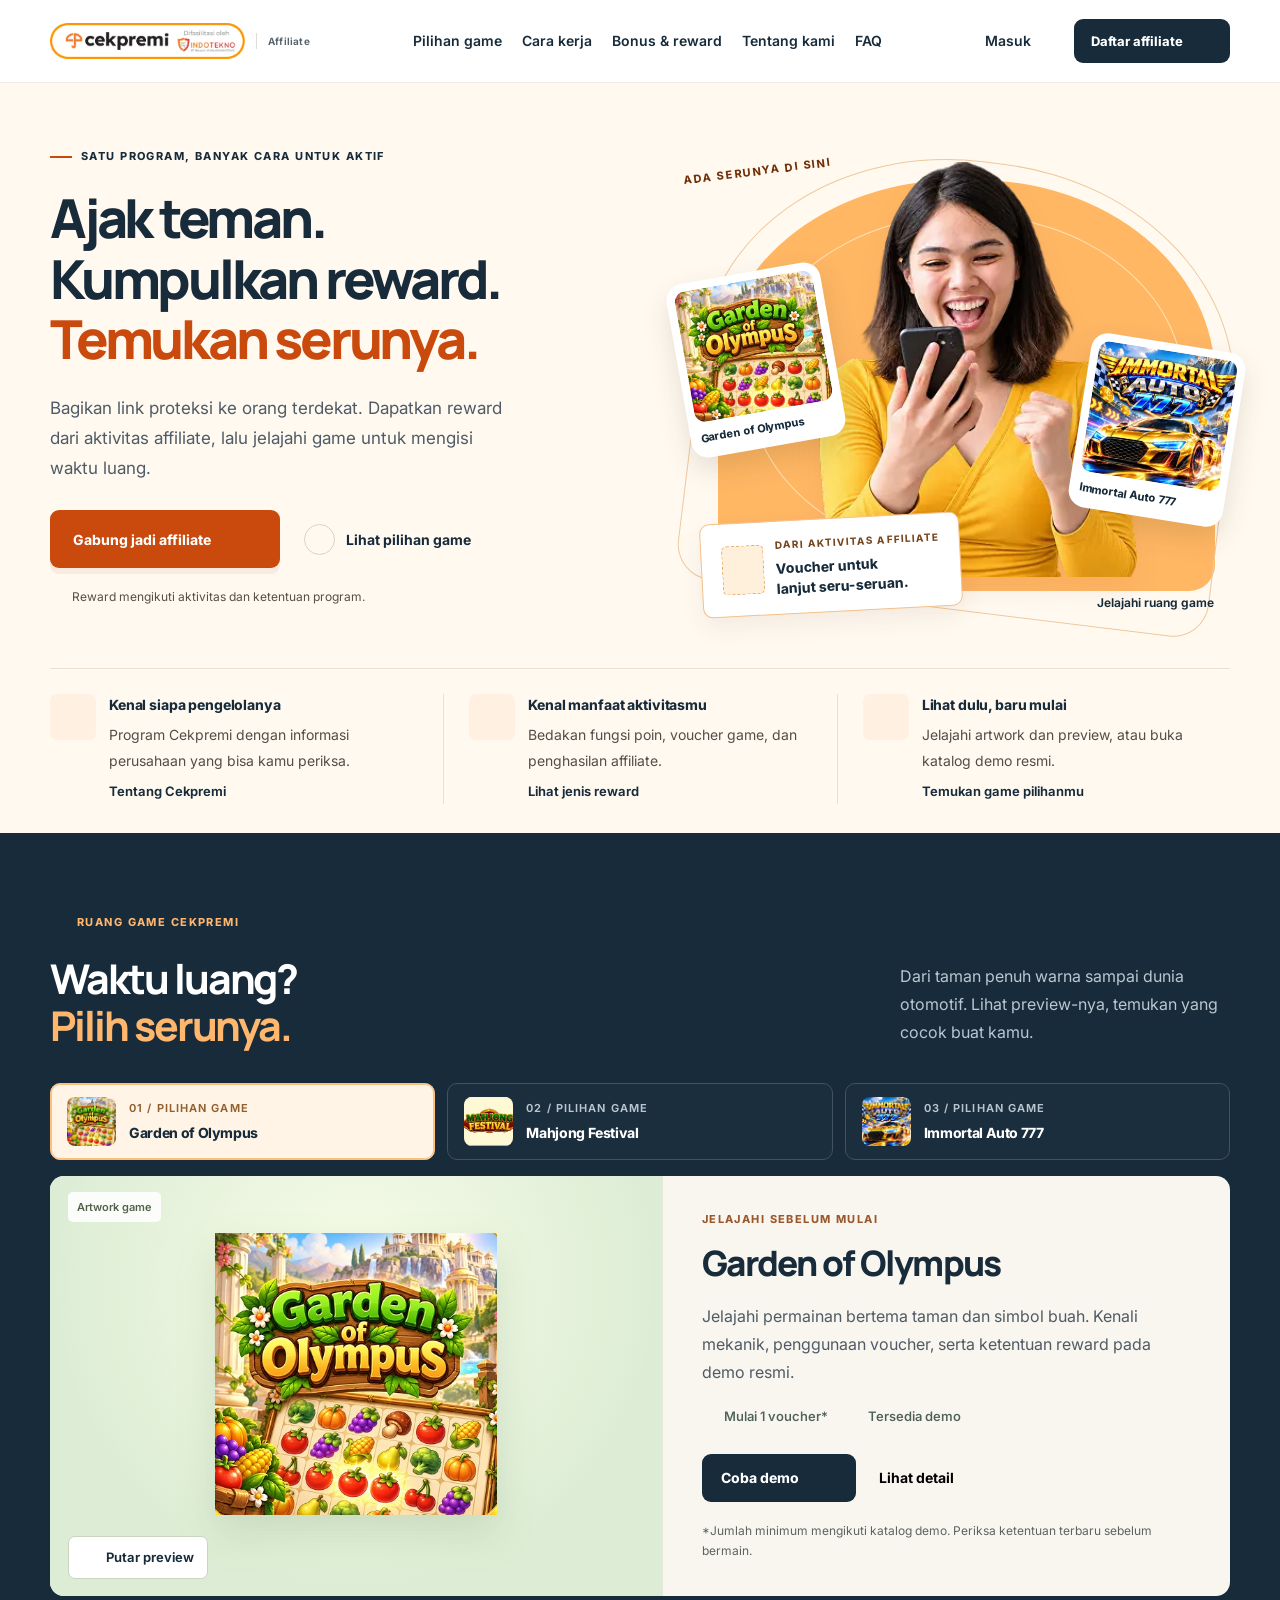
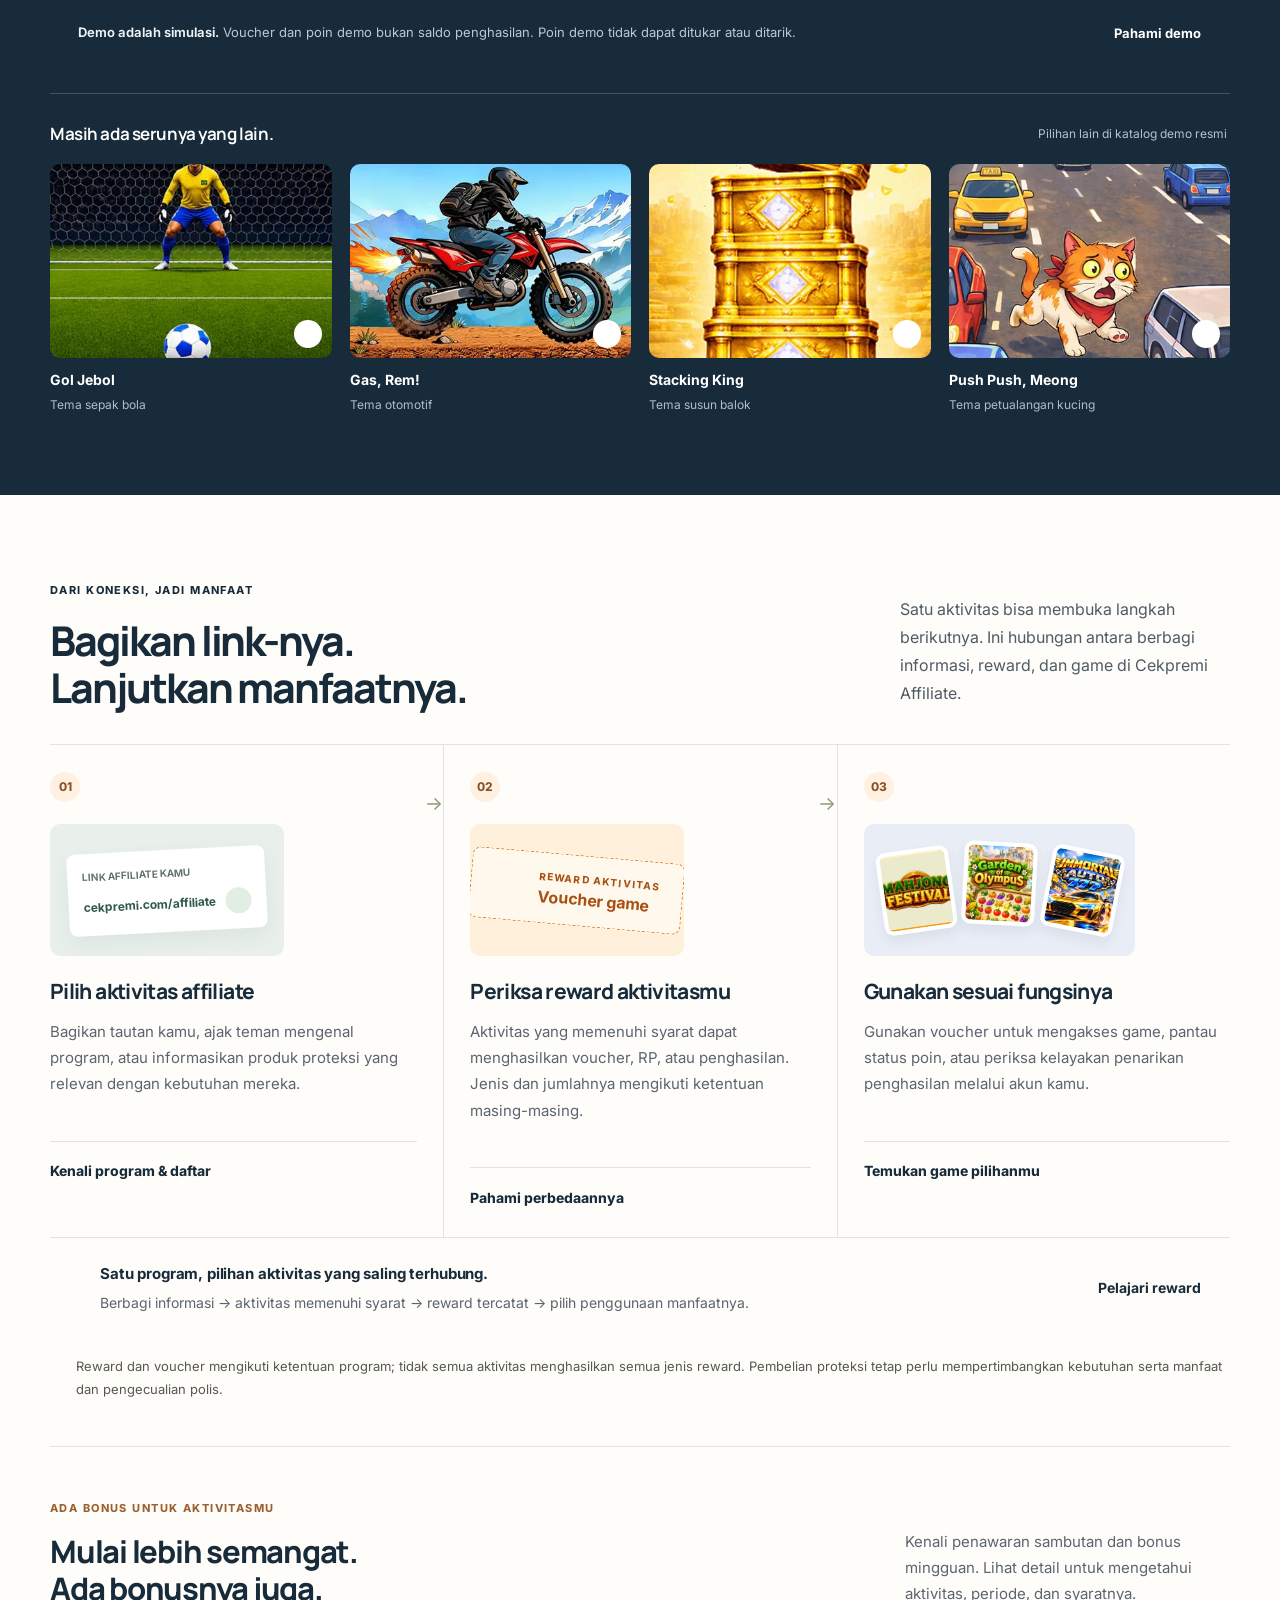
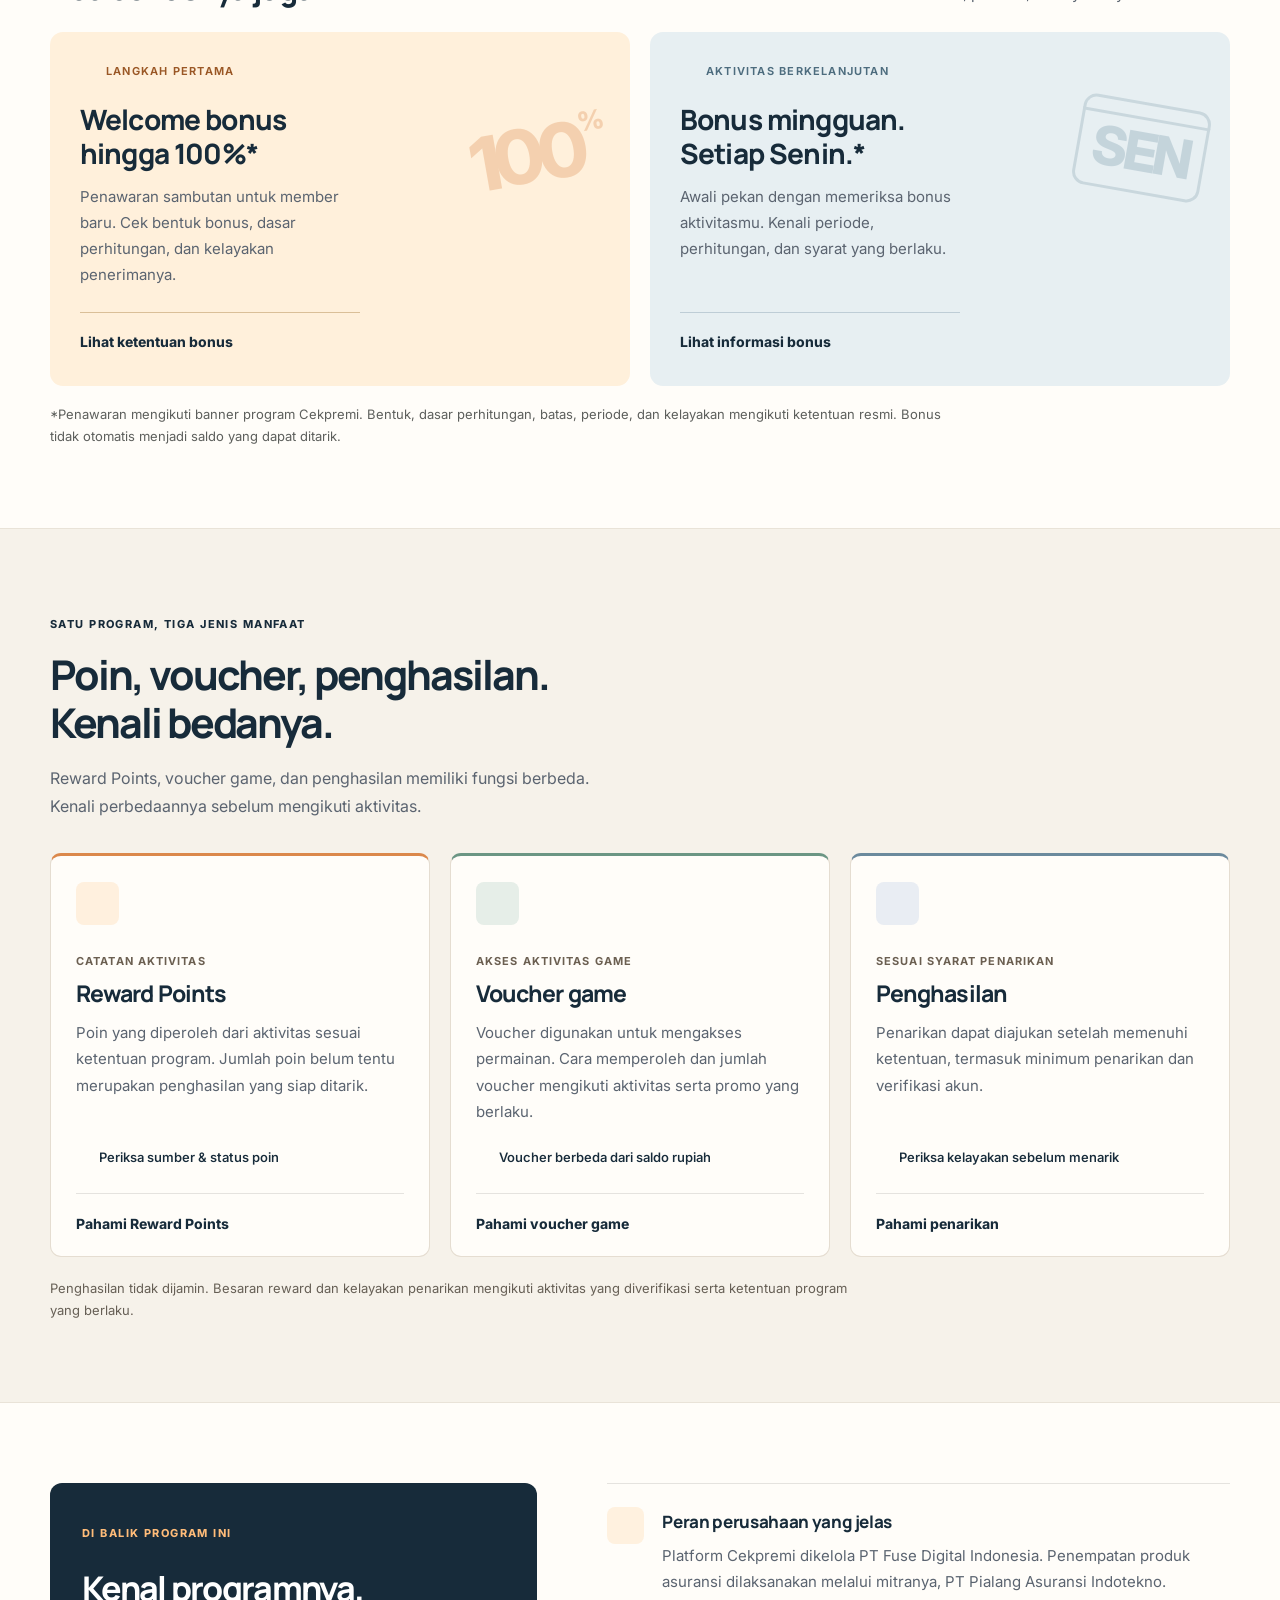
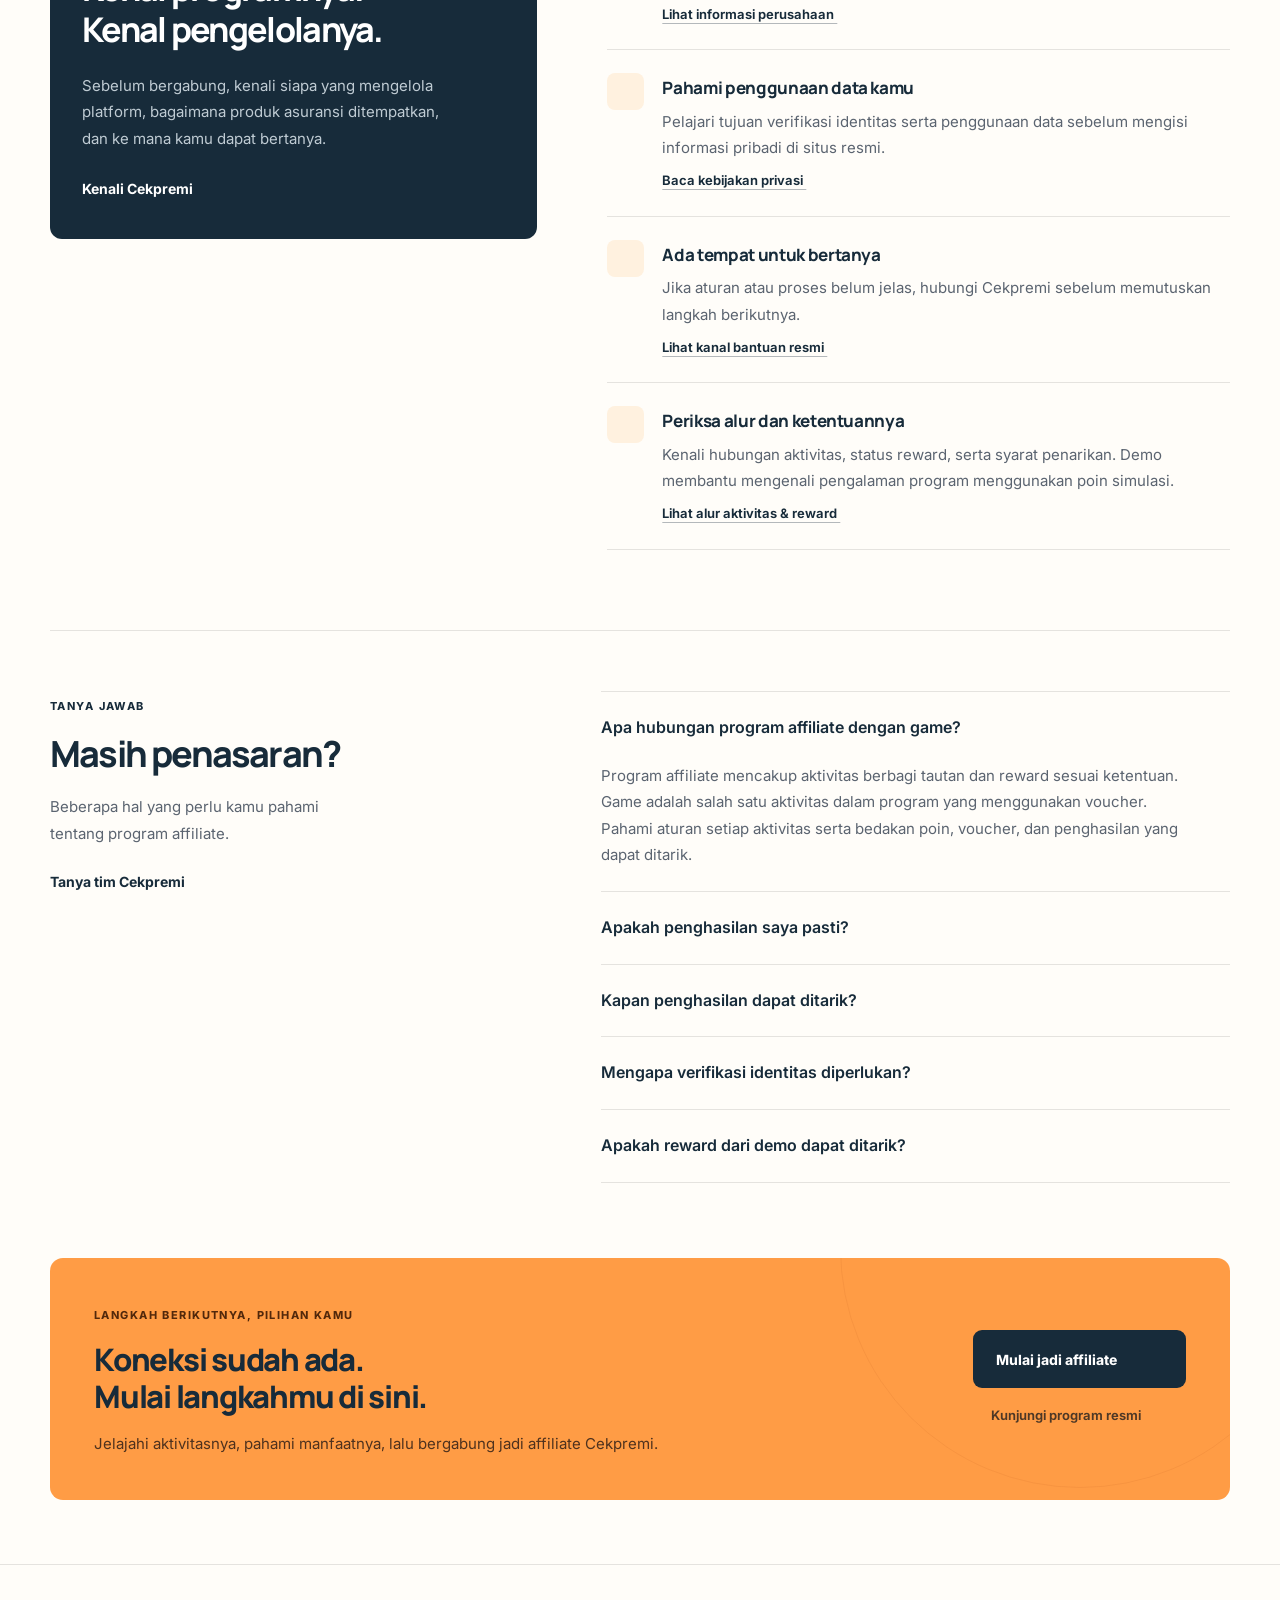
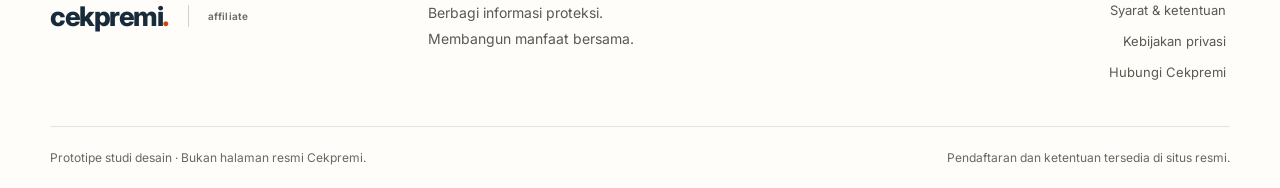
<file: figma-capture.html>
﻿<!doctype html>
<html lang="id">
<head>
  <meta charset="utf-8">
  <meta name="viewport" content="width=device-width, initial-scale=1">
  <meta name="theme-color" content="#172b3a">
  <meta name="description" content="Jelajahi game Cekpremi Affiliate, coba demo, dan pahami hubungan aktivitas affiliate, voucher, poin, serta penghasilan.">
  <title>Cekpremi Affiliate — Ajak teman, temukan serunya</title>
  <link rel="icon" href="assets/favicon.svg" type="image/svg+xml">
  <link rel="preconnect" href="https://fonts.googleapis.com">
  <link rel="preconnect" href="https://fonts.gstatic.com" crossorigin>
  <link rel="stylesheet" href="https://fonts.googleapis.com/css2?family=Inter:wght@400;500;600;700;800&amp;family=Manrope:wght@600;700;800&amp;display=swap">
  <link rel="stylesheet" href="styles.css">
  <link rel="stylesheet" href="https://use.hugeicons.com/font/icons.css">
  <link rel="stylesheet" href="campaign.css">
  <script src="script.js" defer></script>
<script src="https://mcp.figma.com/mcp/html-to-design/capture.js" async></script>
</head>
<body>

  <a class="skip-link" href="#main">Lewati ke konten utama</a>
  <header class="site-header">
    <div class="container header-inner">
      <a class="brand" href="#" aria-label="Cekpremi Affiliate, kembali ke atas">
        <img class="brand-logo" src="assets/brand/cekpremi-logo.webp" width="519" height="96" alt="Cekpremi, difasilitasi oleh Indotekno"><span class="brand-program">Affiliate</span>
      </a>
      <nav class="desktop-nav" aria-label="Navigasi utama">
        <a href="#games">Pilihan game</a><a href="#cara-kerja">Cara kerja</a><a href="#penawaran">Bonus &amp; reward</a><a href="#kepercayaan">Tentang kami</a><a href="#faq">FAQ</a>
      </nav>
      <div class="header-actions">
        <a class="login-link" href="https://www.cekpremi.com/login-from-cp?x=pjdklzX" target="_blank" rel="noopener noreferrer">Masuk <i class="icon small hgi-stroke hgi-square-arrow-up-right-02" aria-hidden="true"></i></a>
        <button class="button button-small button-dark" type="button" data-open="registration">Daftar affiliate <i class="icon small hgi-stroke hgi-arrow-right-02" aria-hidden="true"></i></button>
        <button class="menu-toggle" type="button" aria-expanded="false" aria-controls="mobile-nav" aria-label="Buka menu navigasi"><i class="menu-open hgi-stroke hgi-menu-01" aria-hidden="true"></i><i class="menu-close hgi-stroke hgi-cancel-01" aria-hidden="true"></i></button>
      </div>
    </div>
    <nav id="mobile-nav" class="mobile-nav" aria-label="Navigasi seluler" hidden>
      <a href="#games">Pilihan game</a><a href="#cara-kerja">Cara kerja</a><a href="#penawaran">Bonus &amp; reward</a><a href="#kepercayaan">Tentang kami</a><a href="#faq">FAQ</a><a href="https://www.cekpremi.com/login-from-cp?x=pjdklzX" target="_blank" rel="noopener noreferrer">Masuk ke Cekpremi <i class="inline-icon hgi-stroke hgi-square-arrow-up-right-02" aria-hidden="true"></i></a>
    </nav>
  </header>

  <main id="main">
    <section class="hero campaign-hero" aria-labelledby="hero-title">
      <div class="container hero-grid">
        <div class="hero-copy">
          <span class="eyebrow"><span class="eyebrow-line"></span> SATU PROGRAM, BANYAK CARA UNTUK AKTIF</span>
          <h1 id="hero-title">Ajak teman.<br>Kumpulkan reward.<br><span class="accent-word">Temukan serunya.</span></h1>
          <p class="hero-lead">Bagikan link proteksi ke orang terdekat. Dapatkan reward dari aktivitas affiliate, lalu jelajahi game untuk mengisi waktu luang.</p>
          <div class="hero-actions"><button class="button button-orange" type="button" data-open="registration">Gabung jadi affiliate <i class="icon hgi-stroke hgi-arrow-right-02" aria-hidden="true"></i></button><a class="text-link" href="#games"><span class="round-play" aria-hidden="true"><i class="hgi-stroke hgi-play"></i></span>Lihat pilihan game</a></div>
          <p class="hero-note"><i class="icon small hgi-stroke hgi-file-02" aria-hidden="true"></i>Reward mengikuti aktivitas dan ketentuan program.</p>
        </div>
        <div class="hero-art campaign-art" aria-label="Game dan aktivitas dalam program Cekpremi Affiliate">
          <div class="hero-orbit" aria-hidden="true"></div>
          <span class="hero-art-label">ADA SERUNYA DI SINI</span>
          <img class="member-portrait" src="assets/brand/member-portrait.webp" width="333" height="390" alt="Visual kampanye Cekpremi: perempuan memakai ponsel." fetchpriority="high">
          <div class="hero-game hero-game-garden"><img src="assets/games/garden-cover.webp" width="404" height="404" alt="Artwork Garden of Olympus"><span>Garden of Olympus</span></div>
          <div class="hero-game hero-game-auto"><img src="assets/games/immortal-cover.webp" width="404" height="404" alt="Artwork Immortal Auto 777"><span>Immortal Auto 777</span></div>
          <div class="hero-voucher"><span class="hero-voucher-icon"><i class="icon hgi-stroke hgi-ticket-01" aria-hidden="true"></i></span><span><small>DARI AKTIVITAS AFFILIATE</small><strong>Voucher untuk<br>lanjut seru-seruan.</strong></span></div>
          <a class="hero-library-link" href="#games"><i class="icon small hgi-stroke hgi-game-controller-03" aria-hidden="true"></i>Jelajahi ruang game <span aria-hidden="true"><i class="inline-icon hgi-stroke hgi-square-arrow-up-right-02" aria-hidden="true"></i></span></a>
        </div>
      </div>
      <div class="container hero-principles program-summary" aria-label="Ringkasan program sebelum bergabung">
        <article><i class="icon hgi-stroke hgi-shield-02" aria-hidden="true"></i><div><strong>Kenal siapa pengelolanya</strong><p>Program Cekpremi dengan informasi perusahaan yang bisa kamu periksa.</p><a href="#kepercayaan">Tentang Cekpremi <span aria-hidden="true"><i class="inline-icon hgi-stroke hgi-square-arrow-up-right-02" aria-hidden="true"></i></span></a></div></article>
        <article><i class="icon hgi-stroke hgi-sparkles" aria-hidden="true"></i><div><strong>Kenal manfaat aktivitasmu</strong><p>Bedakan fungsi poin, voucher game, dan penghasilan affiliate.</p><a href="#reward">Lihat jenis reward <span aria-hidden="true"><i class="inline-icon hgi-stroke hgi-square-arrow-up-right-02" aria-hidden="true"></i></span></a></div></article>
        <article><i class="icon hgi-stroke hgi-game-controller-03" aria-hidden="true"></i><div><strong>Lihat dulu, baru mulai</strong><p>Jelajahi artwork dan preview, atau buka katalog demo resmi.</p><a href="#games">Temukan game pilihanmu <span aria-hidden="true"><i class="inline-icon hgi-stroke hgi-square-arrow-up-right-02" aria-hidden="true"></i></span></a></div></article>
      </div>
    </section>

    <section id="games" class="section games-section" aria-labelledby="games-title">
      <div class="container">
        <div class="section-heading split-heading"><div><span class="eyebrow"><i class="icon small hgi-stroke hgi-game-controller-03" aria-hidden="true"></i> RUANG GAME CEKPREMI</span><h2 id="games-title">Waktu luang?<br><span>Pilih serunya.</span></h2></div><p>Dari taman penuh warna sampai dunia otomotif. Lihat preview-nya, temukan yang cocok buat kamu.</p></div>
        <div class="game-picker" role="tablist" aria-label="Pilih game unggulan">
          <button type="button" id="game-tab-garden" class="game-choice" role="tab" aria-selected="true" aria-controls="featured-game" data-game="garden"><img src="assets/games/garden-cover.webp" alt="" width="58" height="58"><span><small>01 / PILIHAN GAME</small><strong>Garden of Olympus</strong></span><span class="choice-arrow" aria-hidden="true"><i class="inline-icon hgi-stroke hgi-square-arrow-up-right-02" aria-hidden="true"></i></span></button>
          <button type="button" id="game-tab-mahjong" class="game-choice" role="tab" aria-selected="false" aria-controls="featured-game" tabindex="-1" data-game="mahjong"><img src="assets/games/mahjong-cover.webp" alt="" width="58" height="58"><span><small>02 / PILIHAN GAME</small><strong>Mahjong Festival</strong></span><span class="choice-arrow" aria-hidden="true"><i class="inline-icon hgi-stroke hgi-square-arrow-up-right-02" aria-hidden="true"></i></span></button>
          <button type="button" id="game-tab-immortal" class="game-choice" role="tab" aria-selected="false" aria-controls="featured-game" tabindex="-1" data-game="immortal"><img src="assets/games/immortal-cover.webp" alt="" width="58" height="58"><span><small>03 / PILIHAN GAME</small><strong>Immortal Auto 777</strong></span><span class="choice-arrow" aria-hidden="true"><i class="inline-icon hgi-stroke hgi-square-arrow-up-right-02" aria-hidden="true"></i></span></button>
        </div>
        <article id="featured-game" class="featured-game" role="tabpanel" aria-labelledby="game-tab-garden" tabindex="0">
          <div class="game-visual"><span id="preview-status" class="visual-badge">Artwork game</span><img id="featured-game-image" src="assets/games/garden-cover.webp" alt="Artwork asli Garden of Olympus dari katalog Cekpremi." width="800" height="419" loading="lazy"><button id="preview-toggle" type="button" class="preview-toggle" aria-pressed="false"><i class="icon small hgi-stroke hgi-game-controller-03" aria-hidden="true"></i><span>Putar preview</span></button></div>
          <div class="featured-copy"><span class="eyebrow">JELAJAHI SEBELUM MULAI</span><h3 id="featured-game-title">Garden of Olympus</h3><p id="featured-game-description">Jelajahi permainan bertema taman dan simbol buah. Kenali mekanik, penggunaan voucher, serta ketentuan reward pada demo resmi.</p><div class="game-facts"><span><i class="icon small hgi-stroke hgi-ticket-01" aria-hidden="true"></i>Mulai 1 voucher*</span><span><i class="icon small hgi-stroke hgi-game-controller-03" aria-hidden="true"></i>Tersedia demo</span></div><div class="featured-actions"><button class="button button-dark" type="button" data-demo>Coba demo <i class="icon small hgi-stroke hgi-arrow-right-02" aria-hidden="true"></i></button><button class="text-link" type="button" data-game-details>Lihat detail <span aria-hidden="true"><i class="inline-icon hgi-stroke hgi-square-arrow-up-right-02" aria-hidden="true"></i></span></button></div><p class="game-fineprint">*Jumlah minimum mengikuti katalog demo. Periksa ketentuan terbaru sebelum bermain.</p></div>
        </article>
        <div class="demo-disclosure"><i class="icon small hgi-stroke hgi-file-02" aria-hidden="true"></i><p><strong>Demo adalah simulasi.</strong> Voucher dan poin demo bukan saldo penghasilan. Poin demo tidak dapat ditukar atau ditarik.</p><button class="text-link" type="button" data-open="game">Pahami demo <i class="icon small hgi-stroke hgi-arrow-right-02" aria-hidden="true"></i></button></div>
        <div class="game-library">
          <div class="library-heading"><h3>Masih ada serunya yang lain.</h3><span>Pilihan lain di katalog demo resmi <i class="inline-icon hgi-stroke hgi-square-arrow-up-right-02" aria-hidden="true"></i></span></div>
          <div class="library-grid">
            <a class="library-game" href="https://www.cekpremi.com/affiliate/dashboard/dm/games/pjdklzX/Public-Page?x=pjdklzX&amp;project=Public-Page" target="_blank" rel="noopener noreferrer" aria-label="Lihat Gol Jebol di katalog demo resmi (tab baru)"><div class="library-game-art"><img src="assets/games/gol-cover.webp" width="404" height="404" loading="lazy" alt="Artwork Gol Jebol"><span class="library-arrow" aria-hidden="true"><i class="inline-icon hgi-stroke hgi-square-arrow-up-right-02" aria-hidden="true"></i></span></div><strong>Gol Jebol</strong><small>Tema sepak bola</small></a>
            <a class="library-game" href="https://www.cekpremi.com/affiliate/dashboard/dm/games/pjdklzX/Public-Page?x=pjdklzX&amp;project=Public-Page" target="_blank" rel="noopener noreferrer" aria-label="Lihat Gas, Rem! di katalog demo resmi (tab baru)"><div class="library-game-art"><img src="assets/games/gas-cover.webp" width="404" height="404" loading="lazy" alt="Artwork Gas, Rem!"><span class="library-arrow" aria-hidden="true"><i class="inline-icon hgi-stroke hgi-square-arrow-up-right-02" aria-hidden="true"></i></span></div><strong>Gas, Rem!</strong><small>Tema otomotif</small></a>
            <a class="library-game" href="https://www.cekpremi.com/affiliate/dashboard/dm/games/pjdklzX/Public-Page?x=pjdklzX&amp;project=Public-Page" target="_blank" rel="noopener noreferrer" aria-label="Lihat Stacking King di katalog demo resmi (tab baru)"><div class="library-game-art"><img src="assets/games/stacking-cover.webp" width="404" height="404" loading="lazy" alt="Artwork Stacking King"><span class="library-arrow" aria-hidden="true"><i class="inline-icon hgi-stroke hgi-square-arrow-up-right-02" aria-hidden="true"></i></span></div><strong>Stacking King</strong><small>Tema susun balok</small></a>
            <a class="library-game" href="https://www.cekpremi.com/affiliate/dashboard/dm/games/pjdklzX/Public-Page?x=pjdklzX&amp;project=Public-Page" target="_blank" rel="noopener noreferrer" aria-label="Lihat Push Push, Meong di katalog demo resmi (tab baru)"><div class="library-game-art"><img src="assets/games/meong-cover.webp" width="404" height="404" loading="lazy" alt="Artwork Push Push, Meong"><span class="library-arrow" aria-hidden="true"><i class="inline-icon hgi-stroke hgi-square-arrow-up-right-02" aria-hidden="true"></i></span></div><strong>Push Push, Meong</strong><small>Tema petualangan kucing</small></a>
          </div>
        </div>
      </div>
    </section>

    <section id="cara-kerja" class="section how-section" aria-labelledby="how-title">
      <div class="container">
        <div class="section-heading split-heading"><div><span class="eyebrow">DARI KONEKSI, JADI MANFAAT</span><h2 id="how-title">Bagikan link-nya.<br>Lanjutkan manfaatnya.</h2></div><p>Satu aktivitas bisa membuka langkah berikutnya. Ini hubungan antara berbagi informasi, reward, dan game di Cekpremi Affiliate.</p></div>
        <div class="activity-flow">
          <article class="activity-card"><div class="activity-top"><span class="step-number">01</span><span class="activity-icon"><i class="icon hgi-stroke hgi-link-01" aria-hidden="true"></i></span></div><div class="activity-scene scene-share" aria-label="Ilustrasi tautan affiliate"><div class="share-sample"><small>LINK AFFILIATE KAMU</small><span>cekpremi.com/affiliate <i class="icon hgi-stroke hgi-arrow-right-02" aria-hidden="true"></i></span></div></div><h3>Pilih aktivitas affiliate</h3><p>Bagikan tautan kamu, ajak teman mengenal program, atau informasikan produk proteksi yang relevan dengan kebutuhan mereka.</p><div class="activity-tags"><span>Bagikan tautan</span><span>Ajak teman</span><span>Informasikan proteksi</span></div><button class="card-link" type="button" data-open="registration">Kenali program &amp; daftar <i class="icon small hgi-stroke hgi-arrow-right-02" aria-hidden="true"></i></button></article>
          <article class="activity-card"><div class="activity-top"><span class="step-number">02</span><span class="activity-icon"><i class="icon hgi-stroke hgi-sparkles" aria-hidden="true"></i></span></div><div class="activity-scene scene-voucher" aria-label="Ilustrasi voucher game"><div class="sample-ticket"><i class="icon hgi-stroke hgi-ticket-01" aria-hidden="true"></i><span><small>REWARD AKTIVITAS</small><strong>Voucher game</strong></span></div></div><h3>Periksa reward aktivitasmu</h3><p>Aktivitas yang memenuhi syarat dapat menghasilkan voucher, RP, atau penghasilan. Jenis dan jumlahnya mengikuti ketentuan masing-masing.</p><div class="activity-tags"><span>Voucher game</span><span>Reward Points</span><span>Penghasilan affiliate</span></div><a class="card-link" href="#reward">Pahami perbedaannya <i class="icon small hgi-stroke hgi-arrow-right-02" aria-hidden="true"></i></a></article>
          <article class="activity-card"><div class="activity-top"><span class="step-number">03</span><span class="activity-icon"><i class="icon hgi-stroke hgi-game-controller-03" aria-hidden="true"></i></span></div><div class="activity-scene scene-games" aria-label="Pilihan game"><img src="assets/games/mahjong-cover.webp" width="73" height="83" loading="lazy" alt="Mahjong Festival"><img src="assets/games/garden-cover.webp" width="73" height="83" loading="lazy" alt="Garden of Olympus"><img src="assets/games/immortal-cover.webp" width="73" height="83" loading="lazy" alt="Immortal Auto 777"></div><h3>Gunakan sesuai fungsinya</h3><p>Gunakan voucher untuk mengakses game, pantau status poin, atau periksa kelayakan penarikan penghasilan melalui akun kamu.</p><div class="activity-tags"><span>Jelajahi game</span><span>Pantau progres</span><span>Periksa penarikan</span></div><a class="card-link" href="#games">Temukan game pilihanmu <i class="icon small hgi-stroke hgi-arrow-right-02" aria-hidden="true"></i></a></article>
        </div>
        <div class="benefit-cycle"><i class="cycle-symbol hgi-stroke hgi-reload" aria-hidden="true"></i><div><strong>Satu program, pilihan aktivitas yang saling terhubung.</strong><p>Berbagi informasi → aktivitas memenuhi syarat → reward tercatat → pilih penggunaan manfaatnya.</p></div><a class="text-link" href="#reward">Pelajari reward <i class="icon small hgi-stroke hgi-arrow-right-02" aria-hidden="true"></i></a></div>
        <div class="how-footnote"><i class="icon small hgi-stroke hgi-shield-02" aria-hidden="true"></i><p>Reward dan voucher mengikuti ketentuan program; tidak semua aktivitas menghasilkan semua jenis reward. Pembelian proteksi tetap perlu mempertimbangkan kebutuhan serta manfaat dan pengecualian polis.</p></div>
        <div id="penawaran" class="offers-area" aria-labelledby="offers-title">
          <div class="offers-heading"><div><span class="eyebrow">ADA BONUS UNTUK AKTIVITASMU</span><h3 id="offers-title">Mulai lebih semangat.<br>Ada bonusnya juga.</h3></div><p>Kenali penawaran sambutan dan bonus mingguan. Lihat detail untuk mengetahui aktivitas, periode, dan syaratnya.</p></div>
          <div class="offers-grid">
            <article class="offer-card"><div class="offer-label"><i class="icon small hgi-stroke hgi-sparkles" aria-hidden="true"></i><span>LANGKAH PERTAMA</span></div><span class="offer-graphic" aria-hidden="true">100<small>%</small></span><h4>Welcome bonus<br>hingga 100%*</h4><p>Penawaran sambutan untuk member baru. Cek bentuk bonus, dasar perhitungan, dan kelayakan penerimanya.</p><button class="card-link" type="button" data-open="welcome">Lihat ketentuan bonus <i class="icon small hgi-stroke hgi-arrow-right-02" aria-hidden="true"></i></button></article>
            <article class="offer-card"><div class="offer-label"><i class="icon small hgi-stroke hgi-file-02" aria-hidden="true"></i><span>AKTIVITAS BERKELANJUTAN</span></div><span class="offer-graphic offer-graphic-calendar" aria-hidden="true">SEN</span><h4>Bonus mingguan.<br>Setiap Senin.*</h4><p>Awali pekan dengan memeriksa bonus aktivitasmu. Kenali periode, perhitungan, dan syarat yang berlaku.</p><button class="card-link" type="button" data-open="weekly">Lihat informasi bonus <i class="icon small hgi-stroke hgi-arrow-right-02" aria-hidden="true"></i></button></article>
          </div>
          <p class="offers-note">*Penawaran mengikuti banner program Cekpremi. Bentuk, dasar perhitungan, batas, periode, dan kelayakan mengikuti ketentuan resmi. Bonus tidak otomatis menjadi saldo yang dapat ditarik.</p>
        </div>
      </div>
    </section>

    <section id="reward" class="section rewards-section" aria-labelledby="reward-title">
      <div class="container">
        <div class="section-heading centered"><span class="eyebrow">SATU PROGRAM, TIGA JENIS MANFAAT</span><h2 id="reward-title">Poin, voucher, penghasilan.<br>Kenali bedanya.</h2><p>Reward Points, voucher game, dan penghasilan memiliki fungsi berbeda.<br class="desktop-break"> Kenali perbedaannya sebelum mengikuti aktivitas.</p></div>
        <div class="reward-grid">
          <article class="reward-card"><span class="reward-icon points"><i class="icon hgi-stroke hgi-sparkles" aria-hidden="true"></i></span><span class="card-category">CATATAN AKTIVITAS</span><h3>Reward Points</h3><p>Poin yang diperoleh dari aktivitas sesuai ketentuan program. Jumlah poin belum tentu merupakan penghasilan yang siap ditarik.</p><div class="card-rule"><i class="icon small hgi-stroke hgi-tick-02" aria-hidden="true"></i>Periksa sumber &amp; status poin</div><button class="card-link" type="button" data-reward="points">Pahami Reward Points <i class="icon small hgi-stroke hgi-arrow-right-02" aria-hidden="true"></i></button></article>
          <article class="reward-card"><span class="reward-icon voucher"><i class="icon hgi-stroke hgi-ticket-01" aria-hidden="true"></i></span><span class="card-category">AKSES AKTIVITAS GAME</span><h3>Voucher game</h3><p>Voucher digunakan untuk mengakses permainan. Cara memperoleh dan jumlah voucher mengikuti aktivitas serta promo yang berlaku.</p><div class="card-rule"><i class="icon small hgi-stroke hgi-tick-02" aria-hidden="true"></i>Voucher berbeda dari saldo rupiah</div><button class="card-link" type="button" data-reward="voucher">Pahami voucher game <i class="icon small hgi-stroke hgi-arrow-right-02" aria-hidden="true"></i></button></article>
          <article class="reward-card"><span class="reward-icon income"><i class="icon hgi-stroke hgi-wallet-02" aria-hidden="true"></i></span><span class="card-category">SESUAI SYARAT PENARIKAN</span><h3>Penghasilan</h3><p>Penarikan dapat diajukan setelah memenuhi ketentuan, termasuk minimum penarikan dan verifikasi akun.</p><div class="card-rule"><i class="icon small hgi-stroke hgi-tick-02" aria-hidden="true"></i>Periksa kelayakan sebelum menarik</div><button class="card-link" type="button" data-reward="income">Pahami penarikan <i class="icon small hgi-stroke hgi-arrow-right-02" aria-hidden="true"></i></button></article>
        </div>
        <p class="reward-disclaimer">Penghasilan tidak dijamin. Besaran reward dan kelayakan penarikan mengikuti aktivitas yang diverifikasi serta ketentuan program yang berlaku.</p>
      </div>
    </section>

    <section id="kepercayaan" class="section trust-section" aria-labelledby="trust-title">
      <div class="container trust-grid">
        <div class="trust-copy"><span class="eyebrow">DI BALIK PROGRAM INI</span><h2 id="trust-title">Kenal programnya.<br>Kenal pengelolanya.</h2><p>Sebelum bergabung, kenali siapa yang mengelola platform, bagaimana produk asuransi ditempatkan, dan ke mana kamu dapat bertanya.</p><a class="text-link" href="https://www.cekpremi.com/tentang-kami" target="_blank" rel="noopener noreferrer">Kenali Cekpremi <i class="icon small hgi-stroke hgi-square-arrow-up-right-02" aria-hidden="true"></i></a></div>
        <div class="trust-list">
          <article class="trust-item"><span class="trust-item-icon"><i class="icon hgi-stroke hgi-shield-02" aria-hidden="true"></i></span><div><h3>Peran perusahaan yang jelas</h3><p>Platform Cekpremi dikelola PT Fuse Digital Indonesia. Penempatan produk asuransi dilaksanakan melalui mitranya, PT Pialang Asuransi Indotekno.</p><a href="https://www.cekpremi.com/tentang-kami" target="_blank" rel="noopener noreferrer">Lihat informasi perusahaan <span aria-hidden="true"><i class="inline-icon hgi-stroke hgi-square-arrow-up-right-02" aria-hidden="true"></i></span></a></div></article>
          <article class="trust-item"><span class="trust-item-icon"><i class="icon hgi-stroke hgi-lock" aria-hidden="true"></i></span><div><h3>Pahami penggunaan data kamu</h3><p>Pelajari tujuan verifikasi identitas serta penggunaan data sebelum mengisi informasi pribadi di situs resmi.</p><a href="https://www.cekpremi.com/kebijakan-privasi" target="_blank" rel="noopener noreferrer">Baca kebijakan privasi <span aria-hidden="true"><i class="inline-icon hgi-stroke hgi-square-arrow-up-right-02" aria-hidden="true"></i></span></a></div></article>
          <article class="trust-item"><span class="trust-item-icon"><i class="icon hgi-stroke hgi-message-01" aria-hidden="true"></i></span><div><h3>Ada tempat untuk bertanya</h3><p>Jika aturan atau proses belum jelas, hubungi Cekpremi sebelum memutuskan langkah berikutnya.</p><a href="https://www.cekpremi.com/kontak" target="_blank" rel="noopener noreferrer">Lihat kanal bantuan resmi <span aria-hidden="true"><i class="inline-icon hgi-stroke hgi-square-arrow-up-right-02" aria-hidden="true"></i></span></a></div></article>
          <article class="trust-item"><span class="trust-item-icon"><i class="icon hgi-stroke hgi-file-02" aria-hidden="true"></i></span><div><h3>Periksa alur dan ketentuannya</h3><p>Kenali hubungan aktivitas, status reward, serta syarat penarikan. Demo membantu mengenali pengalaman program menggunakan poin simulasi.</p><a href="#cara-kerja">Lihat alur aktivitas &amp; reward <span aria-hidden="true"><i class="inline-icon hgi-stroke hgi-square-arrow-up-right-02" aria-hidden="true"></i></span></a></div></article>
        </div>
      </div>
    </section>

    <section id="faq" class="section faq-section" aria-labelledby="faq-title">
      <div class="container faq-grid"><div class="faq-intro"><span class="eyebrow">TANYA JAWAB</span><h2 id="faq-title">Masih penasaran?</h2><p>Beberapa hal yang perlu kamu pahami tentang program affiliate.</p><a class="text-link" href="https://www.cekpremi.com/kontak" target="_blank" rel="noopener noreferrer">Tanya tim Cekpremi <i class="icon small hgi-stroke hgi-square-arrow-up-right-02" aria-hidden="true"></i></a></div>
        <div class="faq-list">
          <details open><summary>Apa hubungan program affiliate dengan game?<i class="faq-plus hgi-stroke hgi-add-01" aria-hidden="true"></i></summary><div class="faq-answer">Program affiliate mencakup aktivitas berbagi tautan dan reward sesuai ketentuan. Game adalah salah satu aktivitas dalam program yang menggunakan voucher. Pahami aturan setiap aktivitas serta bedakan poin, voucher, dan penghasilan yang dapat ditarik.</div></details>
          <details><summary>Apakah penghasilan saya pasti?<i class="faq-plus hgi-stroke hgi-add-01" aria-hidden="true"></i></summary><div class="faq-answer">Tidak ada jaminan penghasilan. Reward mengikuti aktivitas yang memenuhi ketentuan program. Estimasi atau jumlah poin tidak otomatis menjadi saldo yang dapat ditarik; periksa status, batas minimum, dan ketentuan yang berlaku.</div></details>
          <details><summary>Kapan penghasilan dapat ditarik?<i class="faq-plus hgi-stroke hgi-add-01" aria-hidden="true"></i></summary><div class="faq-answer">Menurut informasi program Cekpremi, penarikan dapat diajukan saat akun sudah terverifikasi dan saldo memenuhi minimum penarikan. Periksa nilai minimum, status reward, serta ketentuan terbaru melalui akun resmi kamu.</div></details>
          <details><summary>Mengapa verifikasi identitas diperlukan?<i class="faq-plus hgi-stroke hgi-add-01" aria-hidden="true"></i></summary><div class="faq-answer">Verifikasi membantu memastikan penghasilan ditarik oleh pemilik akun yang benar. Baca tujuan penggunaan data pada kebijakan privasi Cekpremi sebelum memberikan KTP atau informasi pribadi lainnya.</div></details>
          <details><summary>Apakah reward dari demo dapat ditarik?<i class="faq-plus hgi-stroke hgi-add-01" aria-hidden="true"></i></summary><div class="faq-answer">Tidak. Voucher dan Reward Points pada demo digunakan untuk simulasi. Poin demo tidak dapat digunakan sebagai penghasilan, ditukar, atau ditarik.</div></details>
        </div>
      </div>
    </section>

    <section class="closing-section" aria-labelledby="closing-title"><div class="container"><div class="closing-banner"><div><span class="eyebrow">LANGKAH BERIKUTNYA, PILIHAN KAMU</span><h2 id="closing-title">Koneksi sudah ada.<br>Mulai langkahmu di sini.</h2><p>Jelajahi aktivitasnya, pahami manfaatnya, lalu bergabung jadi affiliate Cekpremi.</p></div><div class="closing-actions"><button class="button button-cream" type="button" data-open="registration">Mulai jadi affiliate <i class="icon hgi-stroke hgi-arrow-right-02" aria-hidden="true"></i></button><a href="https://www.cekpremi.com/affiliate/home?x=pjdklzX" target="_blank" rel="noopener noreferrer">Kunjungi program resmi <i class="icon small hgi-stroke hgi-square-arrow-up-right-02" aria-hidden="true"></i></a></div></div></div></section>
  </main>

  <footer class="site-footer"><div class="container"><div class="footer-top"><a class="brand" href="#" aria-label="Cekpremi Affiliate, kembali ke atas"><span class="brand-name">cekpremi<span class="brand-dot">.</span></span><span class="brand-divider"></span><span class="brand-program">affiliate</span></a><p>Berbagi informasi proteksi.<br>Membangun manfaat bersama.</p><div class="footer-links"><a href="https://www.cekpremi.com/syarat-ketentuan" target="_blank" rel="noopener noreferrer">Syarat &amp; ketentuan <span aria-hidden="true"><i class="inline-icon hgi-stroke hgi-square-arrow-up-right-02" aria-hidden="true"></i></span></a><a href="https://www.cekpremi.com/kebijakan-privasi" target="_blank" rel="noopener noreferrer">Kebijakan privasi <span aria-hidden="true"><i class="inline-icon hgi-stroke hgi-square-arrow-up-right-02" aria-hidden="true"></i></span></a><a href="https://www.cekpremi.com/kontak" target="_blank" rel="noopener noreferrer">Hubungi Cekpremi <span aria-hidden="true"><i class="inline-icon hgi-stroke hgi-square-arrow-up-right-02" aria-hidden="true"></i></span></a></div></div><div class="footer-bottom"><span>Prototipe studi desain · Bukan halaman resmi Cekpremi.</span><span>Pendaftaran dan ketentuan tersedia di situs resmi.</span></div></div></footer>

  <aside class="mobile-conversion" aria-label="Bergabung dengan program affiliate"><div><strong>Cekpremi Affiliate</strong><small>Berbagi manfaat, temukan serunya.</small></div><button class="button button-orange" type="button" data-open="registration">Gabung sekarang <i class="icon small hgi-stroke hgi-arrow-right-02" aria-hidden="true"></i></button></aside>

  <dialog id="reward-dialog" class="modal" aria-labelledby="reward-dialog-title"><div class="modal-top"><span class="eyebrow">PAHAMI SEBELUM MENGGUNAKAN</span><button class="modal-close" type="button" data-close aria-label="Tutup penjelasan reward"><i class="hgi-stroke hgi-cancel-01" aria-hidden="true"></i></button></div><h2 id="reward-dialog-title">Tentang reward</h2><div class="reward-tabs" role="tablist" aria-label="Jenis reward"><button id="tab-points" type="button" role="tab" aria-selected="true" aria-controls="reward-panel" data-tab="points">Poin</button><button id="tab-voucher" type="button" role="tab" aria-selected="false" aria-controls="reward-panel" tabindex="-1" data-tab="voucher">Voucher</button><button id="tab-income" type="button" role="tab" aria-selected="false" aria-controls="reward-panel" tabindex="-1" data-tab="income">Penghasilan</button></div><div id="reward-panel" class="reward-panel" role="tabpanel" aria-labelledby="tab-points" tabindex="0"></div><a class="button button-dark modal-full-button" href="https://www.cekpremi.com/affiliate/home?x=pjdklzX" target="_blank" rel="noopener noreferrer">Periksa ketentuan di Cekpremi <i class="icon small hgi-stroke hgi-square-arrow-up-right-02" aria-hidden="true"></i></a><p class="modal-note">Nilai dan status reward mengikuti ketentuan yang ditampilkan pada akun resmi kamu.</p></dialog>

  <dialog id="registration-dialog" class="modal" aria-labelledby="registration-title"><div class="modal-top"><span class="eyebrow">LANJUT KE SITUS RESMI</span><button class="modal-close" type="button" data-close aria-label="Tutup informasi pendaftaran"><i class="hgi-stroke hgi-cancel-01" aria-hidden="true"></i></button></div><span class="dialog-feature-icon"><i class="icon hgi-stroke hgi-link-01" aria-hidden="true"></i></span><h2 id="registration-title">Langkah pertama,<br>kenali ketentuannya.</h2><p>Kamu akan melanjutkan pendaftaran di situs resmi Cekpremi. Pelajari ketentuan program dan kebijakan privasi sebelum memberikan data pribadi.</p><ul class="dialog-checklist"><li><i class="icon small hgi-stroke hgi-tick-02" aria-hidden="true"></i>Pahami aktivitas dan cara memperoleh reward</li><li><i class="icon small hgi-stroke hgi-tick-02" aria-hidden="true"></i>Periksa syarat penggunaan serta penarikan</li><li><i class="icon small hgi-stroke hgi-tick-02" aria-hidden="true"></i>Baca ketentuan penggunaan data pribadi</li></ul><a class="button button-orange modal-full-button" href="https://www.cekpremi.com/login-from-cp?x=pjdklzX" target="_blank" rel="noopener noreferrer">Lanjut ke Cekpremi <i class="icon small hgi-stroke hgi-square-arrow-up-right-02" aria-hidden="true"></i></a><p class="modal-note">Membuka cekpremi.com di tab baru. Tidak ada data yang diminta pada prototipe ini.</p></dialog>

  <dialog id="game-dialog" class="modal" aria-labelledby="game-title"><div class="modal-top"><span class="eyebrow">TENTANG GAME &amp; DEMO</span><button class="modal-close" type="button" data-close aria-label="Tutup informasi demo"><i class="hgi-stroke hgi-cancel-01" aria-hidden="true"></i></button></div><span class="dialog-feature-icon"><i class="icon hgi-stroke hgi-game-controller-03" aria-hidden="true"></i></span><h2 id="game-title">Kenali aktivitasnya.<br>Pahami reward-nya.</h2><p>Aktivitas game dalam program menggunakan voucher. Sebelum bermain, periksa jumlah voucher yang digunakan, mekanik permainan, serta ketentuan reward.</p><div class="info-box"><strong>Demo adalah simulasi.</strong><p>Voucher dan poin demo bukan saldo penghasilan. Poin yang diperoleh pada demo tidak dapat dipakai, ditukar, atau ditarik.</p></div><p class="modal-note">Aturan demo dan program sesungguhnya dapat berbeda. Gunakan informasi terbaru pada situs resmi sebagai rujukan.</p><button class="button button-dark modal-full-button" type="button" data-close>Saya mengerti <i class="icon small hgi-stroke hgi-tick-02" aria-hidden="true"></i></button></dialog>
  <dialog id="game-detail-dialog" class="modal" aria-labelledby="game-detail-title"><div class="modal-top"><span class="eyebrow">KENALI GAME PILIHAN KAMU</span><button class="modal-close" type="button" data-close aria-label="Tutup detail game"><i class="hgi-stroke hgi-cancel-01" aria-hidden="true"></i></button></div><img id="game-detail-cover" class="detail-cover" src="assets/games/garden-cover.webp" width="80" height="80" alt=""><h2 id="game-detail-title">Garden of Olympus</h2><p id="game-detail-description"></p><ul class="dialog-checklist"><li><i class="icon small hgi-stroke hgi-ticket-01" aria-hidden="true"></i>Minimum pada katalog demo: 1 voucher. Periksa ketentuan terbaru pada game yang dipilih.</li><li><i class="icon small hgi-stroke hgi-file-02" aria-hidden="true"></i>Baca mekanik, aturan penggunaan voucher, serta ketentuan perolehan poin sebelum bermain.</li></ul><div class="info-box"><strong>Kamu akan membuka katalog demo resmi.</strong><p>Pilih game yang ingin dicoba di katalog tersebut. Voucher dan poin demo adalah simulasi; poin demo tidak dapat ditukar atau ditarik.</p></div><a class="button button-dark modal-full-button demo-destination" href="https://www.cekpremi.com/affiliate/dashboard/dm/games/pjdklzX/Public-Page?x=pjdklzX&amp;project=Public-Page" target="_blank" rel="noopener noreferrer">Buka katalog demo <i class="icon small hgi-stroke hgi-square-arrow-up-right-02" aria-hidden="true"></i></a></dialog>
  <dialog id="welcome-dialog" class="modal offer-dialog" aria-labelledby="welcome-title"><div class="modal-top"><span class="eyebrow">SEBELUM MENGIKUTI PENAWARAN</span><button class="modal-close" type="button" data-close aria-label="Tutup bonus sambutan"><i class="hgi-stroke hgi-cancel-01" aria-hidden="true"></i></button></div><span class="dialog-feature-icon"><i class="icon hgi-stroke hgi-sparkles" aria-hidden="true"></i></span><h2 id="welcome-title">Pahami bonus<br>sambutan kamu.</h2><p>Halaman program Cekpremi menyebut welcome bonus hingga 100%. Untuk memahami manfaatnya, periksa dasar persentase dan ketentuan penawaran yang berlaku.</p><dl class="offer-checklist"><div><dt>Dasar &amp; bentuk bonus</dt><dd>100% dihitung dari nilai apa? Apakah bonus berupa poin, voucher, atau manfaat lain?</dd></div><div><dt>Syarat &amp; batas</dt><dd>Siapa yang berhak, aktivitas apa yang diperlukan, dan berapa maksimum bonusnya?</dd></div><div><dt>Periode &amp; penggunaan</dt><dd>Kapan bonus berlaku, bagaimana cara klaim, dan apa syarat penggunaannya?</dd></div></dl><div class="info-box"><strong>Rincian penawaran perlu diperiksa.</strong><p>Penjelasan ini tidak menetapkan besaran atau syarat bonus. Konfirmasikan ketentuannya melalui situs atau tim Cekpremi sebelum mengikuti penawaran.</p></div><a class="button button-dark modal-full-button" href="https://www.cekpremi.com/affiliate/home?x=pjdklzX" target="_blank" rel="noopener noreferrer">Lihat penawaran resmi <i class="icon small hgi-stroke hgi-square-arrow-up-right-02" aria-hidden="true"></i></a><a class="offer-help" href="https://www.cekpremi.com/kontak" target="_blank" rel="noopener noreferrer">Tanyakan ketentuan kepada Cekpremi <i class="inline-icon hgi-stroke hgi-square-arrow-up-right-02" aria-hidden="true"></i></a></dialog>
  <dialog id="weekly-dialog" class="modal offer-dialog" aria-labelledby="weekly-title"><div class="modal-top"><span class="eyebrow">KENALI PERIODE DAN PERSYARATANNYA</span><button class="modal-close" type="button" data-close aria-label="Tutup bonus mingguan"><i class="hgi-stroke hgi-cancel-01" aria-hidden="true"></i></button></div><span class="dialog-feature-icon"><i class="icon hgi-stroke hgi-file-02" aria-hidden="true"></i></span><h2 id="weekly-title">Pahami bonus<br>mingguan kamu.</h2><p>Halaman program menyebut bonus mingguan setiap Senin. Periksa aktivitas yang dihitung, arti jadwal tersebut, dan syarat penerima bonus.</p><dl class="offer-checklist"><div><dt>Aktivitas &amp; periode</dt><dd>Aktivitas apa yang dihitung dan kapan periode perhitungannya dimulai serta berakhir?</dd></div><div><dt>Perhitungan &amp; kelayakan</dt><dd>Bagaimana bonus dihitung, apa bentuknya, dan apakah ada batas atau syarat penerima?</dd></div><div><dt>Jadwal &amp; klaim</dt><dd>Apakah Senin adalah waktu perhitungan, pemberian, atau klaim? Apakah ada langkah tambahan?</dd></div></dl><div class="info-box"><strong>Jadwal tidak berarti bonus otomatis.</strong><p>Besaran, kelayakan, dan cara memperoleh bonus mengikuti aturan program. Periksa ketentuan terbaru sebelum merencanakan aktivitas kamu.</p></div><a class="button button-dark modal-full-button" href="https://www.cekpremi.com/affiliate/home?x=pjdklzX" target="_blank" rel="noopener noreferrer">Lihat penawaran resmi <i class="icon small hgi-stroke hgi-square-arrow-up-right-02" aria-hidden="true"></i></a><a class="offer-help" href="https://www.cekpremi.com/kontak" target="_blank" rel="noopener noreferrer">Tanyakan ketentuan kepada Cekpremi <i class="inline-icon hgi-stroke hgi-square-arrow-up-right-02" aria-hidden="true"></i></a></dialog>
</body>
</html>
</file>
<file: styles.css>
﻿/* Cekpremi affiliate — local design prototype. No build step or external assets. */
:root{--paper:#fcfbf8;--white:#fff;--ink:#203c34;--body:#5b6761;--orange:#dc652b;--orange-dark:#ba4d1b;--sage:#e9eee7;--line:#dfe3dc;--cream:#f3ecdf;--radius:20px;--container:1160px}
*,*::before,*::after{box-sizing:border-box}
html{scroll-behavior:smooth;scroll-padding-top:110px}
body{margin:0;background:var(--paper);color:var(--ink);font-family:Inter,"Segoe UI",Arial,sans-serif;font-size:16px;line-height:1.65;-webkit-font-smoothing:antialiased}
body.modal-open{overflow:hidden}
button,a,input{ -webkit-tap-highlight-color:transparent }
button{font:inherit;cursor:pointer}
a{color:inherit;text-decoration:none}
button:disabled{cursor:default}
img{max-width:100%;display:block}
h1,h2,h3,p{margin:0}
h1,h2,h3,h4{font-family:Manrope,Inter,"Segoe UI",sans-serif;font-weight:700;letter-spacing:-.04em;line-height:1.14}
button:focus-visible,a:focus-visible,summary:focus-visible,[tabindex]:focus-visible{outline:3px solid var(--orange);outline-offset:5px}
::selection{background:#f8d7bd;color:var(--ink)}
[hidden]{display:none!important}
.container{width:min(var(--container),calc(100% - 96px));margin-inline:auto}
.icon{display:inline-flex;align-items:center;justify-content:center;width:24px;height:24px;font-size:24px;font-style:normal;line-height:1;flex:0 0 auto}
.icon.small{width:18px;height:18px;font-size:18px}
.inline-icon{display:inline-block;font-size:1.1em;font-style:normal;line-height:1;vertical-align:-.12em}
.skip-link{position:fixed;top:-100px;left:20px;padding:12px 20px;background:var(--ink);color:white;z-index:100}
.skip-link:focus{top:12px}
.site-header{position:sticky;top:0;background:rgb(252 251 248 / 96%);border-bottom:1px solid #e8e9e2;z-index:20;backdrop-filter:blur(16px)}
.header-inner{height:90px;display:flex;align-items:center;justify-content:space-between;gap:24px}
.brand{display:inline-flex;align-items:center;gap:7px;white-space:nowrap}
.brand-mark{width:30px;height:30px;fill:none;stroke:#e87535;stroke-width:2.4;stroke-linecap:round;stroke-linejoin:round}
.brand-name{font-size:27px;font-weight:750;letter-spacing:-1.5px;line-height:1}
.brand-dot{color:var(--orange)}
.brand-divider{height:22px;width:1px;background:#cdd3cb;margin-inline:8px}
.brand-program{font-size:13px;font-weight:550;color:#657368;letter-spacing:.02em}
.desktop-nav{display:flex;gap:27px;font-size:13px;font-weight:550}
.desktop-nav a,.login-link{transition:color .18s}
.desktop-nav a:hover,.login-link:hover{color:var(--orange)}
.header-actions{display:flex;align-items:center;gap:24px}
.login-link{display:inline-flex;align-items:center;gap:6px;font-size:13px;font-weight:600}
.button{border:1px solid transparent;display:inline-flex;align-items:center;justify-content:center;gap:22px;padding:17px 25px;border-radius:8px;font-size:14px;font-weight:650;line-height:1.4;min-height:56px;transition:background .18s,transform .18s,box-shadow .18s}
.button:hover{transform:translateY(-2px)}
.button:active{transform:translateY(0)}
.button-small{min-height:43px;padding:11px 16px;font-size:12px;gap:15px;border-radius:7px}
.button-dark{background:var(--ink);color:#fff}
.button-dark:hover{background:#315b4d}
.button-orange{background:#bf521c;color:#fff;box-shadow:0 5px 12px #aa4e1810}
.button-orange:hover{background:var(--orange-dark);box-shadow:0 8px 20px #aa4e1820}
.button-cream{background:#f6efdf;color:var(--ink)}
.button-cream:hover{background:white}
.text-link{display:inline-flex;gap:11px;align-items:center;font-size:13px;font-weight:650;border:0;padding:0;background:none;text-align:left;line-height:1.5}
.text-link:hover{color:var(--orange-dark)}
.menu-toggle{display:none;width:44px;height:44px;padding:10px;border:1px solid var(--line);border-radius:7px;background:none;font-size:22px;place-items:center}
.menu-toggle .menu-close{display:none}
.menu-toggle[aria-expanded=true] .menu-open{display:none}
.menu-toggle[aria-expanded=true] .menu-close{display:inline-block}
.mobile-nav{padding:8px 24px 22px;border-top:1px solid var(--line)}
.mobile-nav a{display:block;padding:12px 8px;font-size:15px}
.eyebrow{display:inline-flex;align-items:center;gap:9px;font-size:10px;font-weight:700;letter-spacing:.15em;line-height:1.6}
.eyebrow-line{width:22px;height:2px;background:var(--orange)}
.hero{padding-top:50px;background:linear-gradient(180deg,#fcfbf8 70%,#f8f8f1 100%)}
.hero-grid{display:grid;grid-template-columns:1.08fr 1fr;align-items:center;gap:28px;min-height:533px}
.hero-copy{padding:20px 0 32px}
.hero h1{font-size:clamp(44px,4.55vw,65px);line-height:1.14;letter-spacing:-.065em;margin-top:22px}
.accent-word{position:relative;display:inline-block;color:var(--orange)}
.accent-word svg{position:absolute;bottom:-9px;left:0;width:100%;height:15px;fill:none;stroke:#e7b490;stroke-width:2.5;stroke-linecap:round}
.hero-lead{max-width:445px;font-size:16px;line-height:1.8;color:var(--body);margin-top:30px}
.hero-actions{display:flex;align-items:center;gap:23px;margin-top:29px;flex-wrap:wrap}
.hero-note{display:flex;gap:8px;align-items:center;color:#65725f;font-size:10px;margin-top:20px}
.hero-note .icon{width:14px;height:14px;font-size:14px}
.hero-art{position:relative;align-self:center;padding:12px 0 20px}
.hero-art>img{width:100%;height:auto}
.art-kicker{position:absolute;top:14px;left:30px;display:flex;align-items:center;gap:9px;font-size:11px;font-weight:550;z-index:1;transform:rotate(-4deg)}
.tiny-spark{font-size:25px;color:var(--orange);line-height:1}
.art-caption{position:relative;display:flex;gap:12px;align-items:center;max-width:340px;background:white;border:1px solid #e2e5dc;border-radius:12px;margin:-25px 0 0 78px;padding:15px 18px;box-shadow:0 12px 35px #29433509;font-size:10px;color:var(--body);transform:rotate(-2deg)}
.art-caption strong{display:block;font-size:12px;color:var(--ink);margin-bottom:1px;letter-spacing:-.01em}
.art-caption br{display:none}
.caption-check{display:grid;place-items:center;width:33px;height:33px;border-radius:50%;color:var(--ink);background:var(--sage);flex-shrink:0}
.caption-arrow{margin-left:auto;font-size:24px;color:var(--orange)}
.illustration-label{display:block;text-align:center;font-size:9px;color:#65725f;margin:12px 0 0 30px;letter-spacing:.06em}
.hero-principles{display:grid;grid-template-columns:1fr 1.2fr 1fr;gap:22px;padding:26px 0 30px;border-top:1px solid var(--line);margin-top:34px}
.hero-principles>div{display:flex;gap:12px;align-items:center;justify-content:center;font-size:11px;font-weight:550}
.hero-principles>div+div{border-left:1px solid var(--line)}
.hero-principles .icon{width:19px;height:19px;font-size:19px;color:#6d8271}
.section{padding-block:96px;scroll-margin-top:15px}
.section-heading{margin-bottom:44px}
.section-heading h2,.trust-copy h2,.faq-intro h2{font-size:43px;line-height:1.18;margin-top:17px}
.split-heading{display:flex;align-items:flex-end;justify-content:space-between;gap:48px}
.split-heading>p{max-width:320px;padding-bottom:4px;font-size:14px;line-height:1.8;color:var(--body)}
.steps-grid{display:grid;grid-template-columns:repeat(3,1fr);gap:42px}
.step{border-top:1px solid #c9d3c7;padding-top:24px}
.step-top{display:flex;align-items:center;justify-content:space-between;color:#647a68;margin-bottom:30px}
.step-number{font-family:Georgia,serif;font-size:30px;line-height:1}
.step-top .icon{width:27px;height:27px;font-size:27px}
.step h3{font-size:20px;letter-spacing:-.03em}
.step p{color:var(--body);font-size:13px;line-height:1.85;margin-top:13px;max-width:320px}
.how-footnote{display:flex;align-items:flex-start;gap:10px;margin-top:38px;padding:16px 20px;background:#f0f2eb;border-radius:8px;color:#526952;font-size:11px}
.how-footnote .icon{width:16px;height:16px;font-size:16px;margin-top:1px}
.rewards-section{background:#f2f3ec;border-top:1px solid #e7e9df;border-bottom:1px solid #e7e9df}
.centered{text-align:center}
.centered>p{color:var(--body);font-size:14px;line-height:1.8;margin-top:20px}
.reward-grid{display:grid;grid-template-columns:repeat(3,1fr);gap:19px}
.reward-card{display:flex;flex-direction:column;align-items:flex-start;background:var(--paper);border:1px solid #e0e5d8;border-radius:14px;padding:30px 27px 23px}
.reward-icon{display:grid;place-items:center;width:49px;height:49px;border-radius:12px;margin-bottom:26px}
.reward-icon .icon{width:26px;height:26px;font-size:26px}
.points{background:#f9e9d9;color:#a75c29}
.voucher{background:#e2e9df;color:#57734e}
.income{background:#e4e9ed;color:#526d7a}
.card-category{font-size:9px;font-weight:700;letter-spacing:.12em;color:#64715c;margin-bottom:10px}
.reward-card h3{font-size:25px;letter-spacing:-.04em}
.reward-card>p{font-size:12px;line-height:1.9;color:var(--body);margin-top:16px;margin-bottom:20px}
.card-rule{display:flex;gap:8px;align-items:center;font-size:10px;font-weight:550;margin-top:auto;line-height:1.5}
.card-rule .icon{width:15px;height:15px;font-size:15px;color:#7a8e6e}
.card-link{width:100%;display:flex;align-items:center;justify-content:space-between;border:0;border-top:1px solid #dce1d6;padding:18px 0 0;margin-top:23px;background:transparent;color:var(--ink);font-size:11px;font-weight:650;text-align:left;min-height:43px}
.card-link:hover{color:var(--orange-dark)}
.reward-disclaimer{max-width:820px;margin:23px auto 0;text-align:center;font-size:10px;line-height:1.8;color:#65705f}
.game-note{display:flex;align-items:center;gap:20px;background:#e7ebe1;border-radius:12px;padding:24px 27px;margin-top:36px}
.game-note-icon{color:#667c60;flex-shrink:0}
.game-note-icon .icon{width:33px;height:33px;font-size:33px}
.game-note>div:nth-child(2){max-width:665px}
.game-note h3{font-size:15px;letter-spacing:-.02em}
.game-note p{font-size:11px;color:#5c6a56;line-height:1.8;margin-top:7px}
.game-note .text-link{margin-left:auto;white-space:nowrap;font-size:11px}
.trust-grid{display:grid;grid-template-columns:1fr 1.05fr;gap:90px}
.trust-copy>p{font-size:14px;color:var(--body);line-height:1.9;max-width:370px;margin-top:22px}
.trust-copy .text-link{margin-top:26px}
.trust-list{border-top:1px solid var(--line)}
.trust-item{display:flex;gap:19px;padding:25px 0;border-bottom:1px solid var(--line)}
.trust-item-icon{width:35px;height:35px;flex-shrink:0;display:grid;place-items:center;border-radius:50%;background:#edf0e7;color:#61775b}
.trust-item-icon .icon{width:20px;height:20px;font-size:20px}
.trust-item h3{font-size:16px;letter-spacing:-.02em;margin-top:5px}
.trust-item p{font-size:12px;line-height:1.85;color:var(--body);margin-top:10px}
.trust-item a{font-size:10px;display:inline-block;margin-top:10px;font-weight:650;text-decoration:underline;text-underline-offset:4px;text-decoration-color:#bac6b4}
.trust-item a:hover{color:var(--orange-dark)}
.faq-section{padding-top:10px;padding-bottom:90px}
.faq-grid{display:grid;grid-template-columns:.9fr 1.2fr;gap:90px;border-top:1px solid var(--line);padding-top:70px}
.faq-intro>p{max-width:280px;font-size:13px;line-height:1.8;color:var(--body);margin-top:20px}
.faq-intro .text-link{margin-top:24px;font-size:12px}
.faq-list details{border-bottom:1px solid var(--line)}
.faq-list details:first-child{border-top:1px solid var(--line)}
.faq-list summary{list-style:none;display:flex;gap:20px;align-items:center;justify-content:space-between;padding:23px 0;cursor:pointer;font-size:13px;line-height:1.6;font-weight:600}
.faq-list summary::-webkit-details-marker{display:none}
.faq-plus{width:17px;height:17px;flex-shrink:0;color:#6e806b;font-size:17px;transition:transform .18s}
details[open] .faq-plus{transform:rotate(45deg)}
.faq-answer{padding:0 27px 23px 0;font-size:12px;line-height:1.9;color:var(--body)}
.closing-section{padding-bottom:70px}
.closing-banner{padding:54px 58px;background:#244c43;border-radius:18px;display:flex;align-items:center;justify-content:space-between;gap:40px;position:relative;overflow:hidden;color:#fff}
.closing-banner::after{content:"";position:absolute;right:-90px;top:-250px;width:480px;height:480px;border:1px solid #b8d3b626;border-radius:50%;pointer-events:none}
.closing-banner .eyebrow{color:#b7cdad;font-size:9px}
.closing-banner h2{font-size:34px;line-height:1.25;margin-top:17px;letter-spacing:-.04em}
.closing-banner p{color:#c3d0c3;font-size:11px;margin-top:17px}
.closing-actions{display:flex;flex-direction:column;align-items:center;gap:17px;flex-shrink:0;position:relative;z-index:1}
.closing-actions>a{display:inline-flex;gap:9px;align-items:center;font-size:10px;color:#d6e2d2}
.site-footer{border-top:1px solid var(--line);padding-top:42px}
.footer-top{display:grid;grid-template-columns:1fr 1fr 1.2fr;align-items:start;gap:24px;padding-bottom:42px}
.footer-top .brand{margin-top:3px}
.footer-top .brand-name{font-size:25px}
.footer-top>p{font-size:11px;line-height:1.9;color:var(--body)}
.footer-links{display:flex;flex-direction:column;align-items:flex-end;gap:10px;font-size:10px;color:var(--body)}
.footer-links a:hover{color:var(--orange-dark)}
.footer-bottom{display:flex;justify-content:space-between;gap:24px;border-top:1px solid var(--line);padding-block:20px;font-size:9px;color:#65725f;line-height:1.8}
.modal{width:min(540px,calc(100% - 32px));max-height:calc(100dvh - 48px);margin:auto;border:1px solid var(--line);padding:32px;border-radius:18px;color:var(--ink);background:var(--paper);box-shadow:0 25px 100px #142f3433;overscroll-behavior:contain}
.modal::backdrop{background:#142c2780;backdrop-filter:blur(5px)}
.modal-top{display:flex;gap:20px;align-items:center;justify-content:space-between;margin-bottom:25px}
.modal-top .eyebrow{font-size:8px}
.modal-close{display:grid;place-items:center;flex-shrink:0;width:36px;height:36px;background:#eef0e8;border:0;border-radius:50%;color:var(--ink);font-size:25px;line-height:1}
.modal-close:hover{background:#e1e5d8}
.modal h2{font-size:32px;letter-spacing:-.04em;line-height:1.2}
.modal>p{font-size:13px;line-height:1.85;color:var(--body);margin-top:20px}
.reward-tabs{display:grid;grid-template-columns:1fr 1fr 1.25fr;gap:4px;background:#e9ede3;padding:4px;border-radius:8px;margin-top:24px}
.reward-tabs button{border:0;background:transparent;border-radius:5px;color:#5b6d54;min-height:42px;font-size:12px;font-weight:600}
.reward-tabs button[aria-selected=true]{background:var(--paper);color:var(--ink);box-shadow:0 2px 8px #203c3410}
.reward-panel{padding-block:24px;min-height:225px;font-size:13px;color:var(--body);line-height:1.9}
.reward-panel h3{font-size:19px;color:var(--ink);margin-bottom:12px}
.reward-panel ul{padding-left:20px;margin:14px 0 0}
.reward-panel li+li{margin-top:9px}
.modal-full-button{width:100%;font-size:12px;gap:16px;padding:15px 20px;min-height:50px}
.modal .modal-note{font-size:10px;color:#6d7867;line-height:1.8;margin-top:15px}
.dialog-feature-icon{display:grid;place-items:center;background:#e6eddf;width:52px;height:52px;border-radius:14px;margin-bottom:24px}
.dialog-checklist{padding:0;margin:24px 0;list-style:none;font-size:12px;color:#4f6349}
.dialog-checklist li{display:flex;align-items:flex-start;gap:10px;margin-top:12px}
.dialog-checklist .icon{margin-top:1px}
.info-box{border:1px solid #d7e0cd;background:#eff2e8;border-radius:10px;padding:18px;font-size:12px;line-height:1.85;margin-top:20px}
.info-box strong{font-size:13px}
.info-box p{color:var(--body);margin-top:7px}
#game-dialog .modal-full-button{margin-top:24px}
/* Alternative A: game showcase and the affiliate activity / benefit flow. */
.games-section{background:#fffdf9;border-bottom:1px solid var(--line)}
.game-picker{display:grid;grid-template-columns:repeat(3,minmax(0,1fr));gap:13px;margin-bottom:20px}
.game-choice{display:flex;align-items:center;gap:14px;min-width:0;text-align:left;padding:14px;background:transparent;border:1px solid #dce1d6;border-radius:11px;color:var(--ink);transition:background .18s,border-color .18s}
.game-choice:hover{background:#eef2e9}
.game-choice[aria-selected=true]{background:#eaf0e4;border-color:#77916b;box-shadow:inset 0 0 0 1px #77916b}
.game-choice img{width:54px;height:54px;object-fit:cover;border-radius:8px;background:#fff;flex-shrink:0}
.game-choice>span:nth-child(2){min-width:0}
.game-choice small{display:block;font-size:8px;letter-spacing:.1em;font-weight:650;color:#617258;margin-bottom:6px}
.game-choice strong{display:block;font-size:14px;font-weight:650;line-height:1.4;letter-spacing:-.025em}
.choice-arrow{font-size:20px;margin-left:auto;color:#647b5b}
.featured-game{display:grid;grid-template-columns:1.3fr 1fr;min-width:0;overflow:clip;background:#f4f5ed;border:1px solid #dfe5d5;border-radius:17px}
.game-visual{position:relative;display:grid;place-items:center;min-width:0;min-height:368px;background:#e2e9d7;isolation:isolate;overflow:clip}
.game-visual::before,.game-visual::after{content:"";position:absolute;width:330px;height:330px;border:1px solid #b2c6a2;border-radius:50%;z-index:-1}
.game-visual::before{left:-90px;bottom:-180px}.game-visual::after{right:-170px;top:-140px}
.game-visual>img{width:100%;height:368px;object-fit:contain;padding:36px 50px 52px;filter:drop-shadow(0 13px 16px #254b3020)}
.game-visual.is-playing>img{padding:0;object-fit:contain;filter:none}
.visual-badge{position:absolute;left:18px;top:18px;border:1px solid #ffffffa0;background:#fcfbf8ed;border-radius:5px;padding:5px 9px;font-size:9px;font-weight:600;color:#405a3d;z-index:1}
.preview-toggle{position:absolute;bottom:17px;left:18px;display:flex;align-items:center;gap:8px;min-height:40px;border:1px solid #d8e1cd;border-radius:6px;background:#fffdf7ed;padding:9px 12px;color:var(--ink);font-size:10px;font-weight:650;z-index:1}
.preview-toggle:hover{background:white}
.preview-toggle .icon{width:16px;height:16px;font-size:16px}
.featured-copy{display:flex;flex-direction:column;justify-content:center;padding:35px;min-width:0}
.featured-copy>.eyebrow{font-size:8px;color:#5f7654}
.featured-copy h3{font-size:34px;line-height:1.15;letter-spacing:-.045em;margin-top:17px}
.featured-copy>p:not(.game-fineprint){font-size:12px;color:var(--body);line-height:1.9;margin-top:16px}
.game-facts{display:flex;gap:15px;flex-wrap:wrap;margin-top:20px;font-size:10px;color:#536b48;font-weight:550}
.game-facts>span{display:flex;align-items:center;gap:6px}
.game-facts .icon{width:16px;height:16px;font-size:16px}
.featured-actions{display:flex;align-items:center;gap:21px;flex-wrap:wrap;margin-top:26px}
.featured-actions .button{font-size:12px;min-height:47px;padding:13px 19px;gap:20px}
.featured-actions .text-link{font-size:11px}
.game-fineprint{margin-top:15px;font-size:9px;line-height:1.8;color:#626f5c}
.demo-disclosure{display:flex;gap:10px;align-items:flex-start;margin-top:20px;color:#607055;font-size:10px;line-height:1.8}
.demo-disclosure>.icon{margin-top:2px;width:16px;height:16px;font-size:16px}
.demo-disclosure strong{font-weight:650}
.demo-disclosure .text-link{margin-left:auto;white-space:nowrap;font-size:10px;padding-left:20px;margin-top:1px}
.how-section{background:#f7f5ee}
.activity-flow{display:grid;grid-template-columns:repeat(3,minmax(0,1fr));gap:20px}
.activity-card{position:relative;display:flex;flex-direction:column;align-items:flex-start;padding:27px;background:#fffdfa;border:1px solid #e2e3d8;border-radius:12px}
.activity-card+.activity-card::before{content:"→";position:absolute;left:-20px;top:43px;width:19px;text-align:center;color:#8c9b7b;font-size:19px}
.activity-top{display:flex;align-items:center;justify-content:space-between;width:100%;margin-bottom:25px;color:#6c8060}
.activity-icon{display:grid;place-items:center;width:39px;height:39px;background:#edf1e5;border-radius:10px}
.activity-icon .icon{width:21px;height:21px;font-size:21px}
.activity-card h3{font-size:21px;line-height:1.3;letter-spacing:-.03em}
.activity-card>p{font-size:12px;line-height:1.9;color:var(--body);margin-top:15px;margin-bottom:22px}
.activity-tags{display:flex;gap:6px;flex-wrap:wrap;margin-top:auto;padding-bottom:2px}
.activity-tags span{border:1px solid #e1e6d7;background:#f5f7ef;border-radius:5px;padding:5px 8px;font-size:9px;font-weight:550;color:#566b49;line-height:1.5}
.activity-card .card-link{gap:9px;font-size:10px;margin-top:21px;min-height:44px}
.benefit-cycle{display:flex;align-items:center;gap:17px;background:#e7ecdf;border:1px solid #dce3d2;border-radius:10px;padding:23px 25px;margin-top:23px}
.cycle-symbol{font-size:36px;line-height:1;color:#6c865d;flex-shrink:0}
.benefit-cycle strong{font-size:13px;font-weight:600;letter-spacing:-.01em}
.benefit-cycle p{font-size:11px;color:#5c6d50;line-height:1.9;margin-top:5px}
.benefit-cycle .text-link{margin-left:auto;white-space:nowrap;font-size:11px}
.how-section .how-footnote{margin-top:18px;padding:0;background:transparent;font-size:10px}
.detail-cover{width:76px;height:76px;object-fit:cover;border-radius:13px;margin-bottom:22px;border:1px solid var(--line)}
.demo-destination{margin-top:24px}
@media(max-width:1000px){.game-choice{gap:10px;padding:12px}.game-choice img{width:43px;height:43px}.game-choice strong{font-size:12px}.game-choice small{font-size:7px}.choice-arrow{display:none}.featured-copy{padding:27px}.featured-copy h3{font-size:29px}.game-visual{min-height:360px}.game-visual>img{height:360px;padding:40px 30px 55px}.activity-card{padding:22px}.activity-card h3{font-size:19px}.activity-card>p{font-size:11px}.activity-tags span{font-size:8px}.benefit-cycle{padding:21px}.benefit-cycle .text-link{font-size:10px}}
@media(max-width:760px){.game-picker{display:flex;overflow-x:auto;gap:10px;padding:3px 3px 12px;margin-inline:-3px;margin-bottom:10px;scroll-snap-type:x proximity;scroll-padding:3px}.game-choice{flex:0 0 225px;scroll-snap-align:start;padding:12px}.game-choice img{width:45px;height:45px}.game-choice strong{font-size:13px}.game-choice small{font-size:7px}.choice-arrow{display:block;font-size:18px}.featured-game{grid-template-columns:1fr;border-radius:13px}.game-visual{min-height:250px}.game-visual>img{height:270px;padding:29px 35px 44px}.visual-badge{font-size:8px;top:13px;left:13px}.preview-toggle{left:13px;bottom:13px;min-height:40px;font-size:10px;padding:9px 11px}.featured-copy{padding:25px}.featured-copy>.eyebrow{font-size:8px}.featured-copy h3{font-size:30px;margin-top:13px}.featured-copy>p:not(.game-fineprint){font-size:13px;margin-top:13px}.game-facts{font-size:10px;gap:13px;margin-top:17px}.featured-actions{margin-top:23px;gap:20px}.featured-actions .button{font-size:12px;min-height:48px}.game-fineprint{font-size:10px;margin-top:16px}.demo-disclosure{display:grid;grid-template-columns:16px 1fr;font-size:10px;gap:8px}.demo-disclosure .text-link{grid-column:2;padding:0;margin:5px 0 0;font-size:11px;justify-self:start}.activity-flow{grid-template-columns:1fr;gap:23px}.activity-card{padding:24px}.activity-card+.activity-card::before{content:"↓";left:calc(50% - 10px);top:-25px;height:23px}.activity-top{margin-bottom:20px}.activity-card h3{font-size:21px}.activity-card>p{font-size:13px;margin-top:13px;margin-bottom:20px}.activity-tags span{font-size:10px}.activity-card .card-link{font-size:12px;margin-top:20px}.benefit-cycle{display:grid;grid-template-columns:28px 1fr;gap:12px;padding:20px}.cycle-symbol{font-size:31px}.benefit-cycle strong{font-size:13px;line-height:1.6}.benefit-cycle p{font-size:11px;margin-top:8px}.benefit-cycle .text-link{grid-column:2;justify-self:start;margin:5px 0 0;font-size:11px}.how-section .how-footnote{font-size:10px;line-height:1.9;margin-top:20px}}
@media print{.game-picker{display:none}.game-visual>img{height:240px}.game-visual{min-height:240px}.featured-copy{padding:22px}.preview-toggle{display:none}.featured-game,.activity-card{break-inside:avoid}}
@media(min-width:1600px){.hero{padding-top:65px}.hero-grid{min-height:580px}.hero-principles{margin-top:40px}}
@media(max-width:1190px){.container{width:calc(100% - 64px)}.desktop-nav{gap:17px;font-size:12px}.header-actions{gap:16px}.brand-name{font-size:24px}.brand-program{font-size:11px}.brand-divider{margin-inline:4px}.hero h1{font-size:53px}.hero-grid{gap:20px}.hero-actions{gap:16px}.hero-actions .button{padding:16px 20px;gap:15px}.hero-actions .text-link{font-size:12px}.trust-grid,.faq-grid{gap:55px}.closing-banner{padding:44px}.closing-banner h2{font-size:30px}}
@media(max-width:1000px){.desktop-nav{display:none}.menu-toggle{display:grid}.hero h1{font-size:48px}.hero-lead{font-size:14px}.hero-grid{min-height:480px}.art-caption{margin-left:35px;max-width:300px}.art-kicker{top:0;left:15px;font-size:10px}.hero-principles>div{font-size:10px;gap:9px}.steps-grid{gap:26px}.reward-card{padding:25px 21px}.reward-card h3{font-size:23px}.card-rule{font-size:9px}.section-heading h2,.trust-copy h2,.faq-intro h2{font-size:37px}.trust-grid,.faq-grid{gap:38px}.section{padding-block:76px}.faq-section{padding-top:0}.faq-grid{padding-top:60px}.closing-banner h2{font-size:27px}.game-note{gap:15px}.game-note p{font-size:10px}.game-note .text-link{font-size:10px}.footer-top{grid-template-columns:1fr .8fr 1fr}}
@media(max-width:760px){html{scroll-padding-top:87px}.container{width:calc(100% - 40px)}.header-inner{height:74px;gap:12px}.brand-mark{width:25px;height:25px}.brand-name{font-size:24px}.brand-divider{height:19px;margin-inline:3px}.brand-program{font-size:11px}.header-actions{gap:10px}.header-actions>.login-link,.header-actions>.button{display:none}.menu-toggle{display:grid}.hero{padding-top:28px}.hero-grid{grid-template-columns:1fr;gap:8px}.hero-copy{padding:20px 0 0}.hero h1{font-size:clamp(39px,7.3vw,55px);line-height:1.14;margin-top:18px}.hero-lead{font-size:14px;line-height:1.85;max-width:470px;margin-top:28px}.hero-actions{margin-top:24px;gap:23px}.hero-note{font-size:9px;margin-top:16px}.hero-art{max-width:480px;width:100%;margin:24px auto 0;padding-top:0}.art-kicker{left:22px;top:0}.hero-art>img{max-height:370px}.art-caption{max-width:300px;margin:-15px auto 0;transform:rotate(-1.5deg)}.illustration-label{margin-top:10px;margin-left:0}.hero-principles{grid-template-columns:1fr;gap:14px;padding:24px 0;margin-top:22px}.hero-principles>div{justify-content:flex-start;font-size:11px;gap:12px}.hero-principles>div+div{border:0}.hero-principles .icon{width:18px;height:18px;font-size:18px}.section{padding-block:60px}.section-heading{margin-bottom:31px}.section-heading h2,.trust-copy h2,.faq-intro h2{font-size:34px;line-height:1.2;margin-top:14px}.eyebrow{font-size:9px}.split-heading{display:block}.split-heading>p{font-size:13px;max-width:420px;margin-top:18px;padding:0}.steps-grid{grid-template-columns:1fr;gap:29px}.step{padding-top:19px}.step-top{margin-bottom:15px}.step-number{font-size:26px}.step-top .icon{width:23px;height:23px;font-size:23px}.step h3{font-size:20px}.step p{max-width:none;font-size:13px;margin-top:10px}.how-footnote{font-size:10px;padding:15px;margin-top:28px}.centered{text-align:left}.centered>p{font-size:13px;margin-top:17px}.desktop-break{display:none}.reward-grid{grid-template-columns:1fr;gap:15px}.reward-card{padding:25px}.reward-icon{width:44px;height:44px;margin-bottom:19px}.reward-card h3{font-size:25px}.reward-card>p{font-size:13px;margin-top:13px;margin-bottom:18px}.card-category{font-size:9px}.card-rule{font-size:10px}.card-link{font-size:12px;margin-top:20px}.reward-disclaimer{text-align:left;font-size:10px;line-height:1.9;margin-top:20px}.game-note{padding:20px;display:grid;grid-template-columns:29px 1fr;gap:12px;margin-top:26px}.game-note-icon .icon{width:28px;height:28px;font-size:28px}.game-note h3{font-size:15px;line-height:1.5}.game-note p{font-size:11px}.game-note .text-link{grid-column:2;font-size:11px;margin-left:0;justify-self:start;margin-top:4px}.trust-grid{grid-template-columns:1fr;gap:30px}.trust-copy>p{max-width:none;font-size:13px;margin-top:18px}.trust-copy .text-link{font-size:12px;margin-top:20px}.trust-item{padding:22px 0;gap:14px}.trust-item h3{font-size:16px}.trust-item p{font-size:12px}.trust-item a{font-size:11px}.faq-section{padding-top:0}.faq-grid{grid-template-columns:1fr;gap:30px;padding-top:50px}.faq-intro>p{max-width:none}.faq-list summary{font-size:13px;padding:21px 0}.faq-answer{font-size:12px}.closing-section{padding-bottom:45px}.closing-banner{display:block;padding:31px 25px;border-radius:14px}.closing-banner h2{font-size:27px}.closing-banner p{font-size:12px;line-height:1.9;max-width:300px}.closing-actions{align-items:flex-start;margin-top:25px;gap:18px}.closing-actions .button{font-size:13px}.closing-actions>a{font-size:11px}.site-footer{padding-top:32px}.footer-top{grid-template-columns:1fr;gap:19px;padding-bottom:30px}.footer-top>p{font-size:12px}.footer-links{align-items:flex-start;gap:13px;font-size:11px;margin-top:4px}.footer-bottom{flex-direction:column;gap:8px;font-size:9px}.modal{padding:23px;max-height:calc(100dvh - 32px)}.modal h2{font-size:29px}.modal-top{margin-bottom:21px}.modal-top .eyebrow{font-size:7px}.reward-tabs button{font-size:11px}.reward-panel{min-height:0;padding-block:23px}.modal-full-button{font-size:11px}.modal>p{font-size:12px}}
@media(max-width:370px){.hero h1{font-size:36px}.hero-actions{gap:19px}.hero-actions .button{width:100%;justify-content:space-between}.hero-actions .text-link{font-size:12px}.brand-mark{width:23px}.brand-name{font-size:22px}.brand-program{font-size:10px}.brand{gap:4px}.hero-art{margin-top:28px}.art-caption{padding:13px;max-width:270px}.section-heading h2,.trust-copy h2,.faq-intro h2{font-size:31px}.reward-card{padding:22px}.closing-banner{padding:29px 23px}.closing-banner h2{font-size:24px}}
@media(prefers-reduced-motion:reduce){html{scroll-behavior:auto}*,*::before,*::after{transition:none!important;animation:none!important}.button:hover{transform:none}}
@media print{.site-header{position:static}.header-actions,.modal,.mobile-nav{display:none!important}.container{width:94%}.section{padding-block:32px}.hero-grid{min-height:0}.hero h1{font-size:44px}.hero-art{max-width:350px}.reward-card,.step,.trust-item,.closing-banner{break-inside:avoid}.site-footer{padding-top:20px}.hero-principles{margin-top:15px}.closing-banner{-webkit-print-color-adjust:exact;print-color-adjust:exact}a{color:inherit}}

/* Acquisition refinement: persistent program context and inspectable offer information. */
.program-summary{grid-template-columns:repeat(3,minmax(0,1fr));gap:0;padding-block:28px 32px}
.program-summary>article{display:flex;align-items:flex-start;gap:13px;padding-inline:25px;min-width:0}
.program-summary>article:first-child{padding-left:0}
.program-summary>article:last-child{padding-right:0}
.program-summary>article+article{border-left:1px solid var(--line)}
.program-summary>article>.icon{width:21px;height:21px;font-size:21px;margin-top:2px;color:#657e5a}
.program-summary strong{display:block;font-size:12px;font-weight:650;letter-spacing:-.01em;line-height:1.5}
.program-summary p{font-size:11px;line-height:1.85;color:var(--body);margin-top:7px}
.program-summary a{display:inline-block;margin-top:9px;font-size:10px;font-weight:650;text-decoration:underline;text-decoration-color:#b8c6af;text-underline-offset:4px}
.program-summary a:hover{color:var(--orange-dark)}
.offers-area{padding-top:39px;margin-top:35px;border-top:1px solid #dce1d2;scroll-margin-top:15px}
.offers-heading{display:flex;align-items:flex-end;justify-content:space-between;gap:40px;margin-bottom:23px}
.offers-heading .eyebrow{font-size:8px;color:#637457}
.offers-heading h3{font-size:29px;line-height:1.2;letter-spacing:-.04em;margin-top:13px}
.offers-heading>p{max-width:325px;font-size:12px;color:var(--body);line-height:1.9}
.offers-grid{display:grid;grid-template-columns:repeat(2,minmax(0,1fr));gap:20px}
.offer-card{background:#fffdf9;border:1px solid #e0e1d4;border-radius:12px;padding:25px;display:flex;flex-direction:column;align-items:flex-start}
.offer-label{display:flex;align-items:center;gap:8px;font-size:8px;font-weight:650;letter-spacing:.1em;color:#687853}
.offer-label .icon{width:18px;height:18px;font-size:18px;color:#9e682d}
.offer-card h4{font-size:22px;font-weight:650;letter-spacing:-.03em;line-height:1.25;margin:17px 0 0}
.offer-card>p{font-size:12px;color:var(--body);line-height:1.9;max-width:450px;margin:13px 0 20px}
.offer-card .card-link{margin-top:auto;font-size:11px;min-height:44px}
.offers-note{font-size:10px;line-height:1.9;color:#65705f;margin-top:16px;max-width:880px}
.offer-checklist{margin:23px 0}
.offer-checklist>div{padding:15px 0;border-top:1px solid var(--line)}
.offer-checklist>div:last-child{border-bottom:1px solid var(--line)}
.offer-checklist dt{font-size:12px;color:var(--ink);font-weight:650;line-height:1.5}
.offer-checklist dd{margin:6px 0 0;font-size:12px;color:var(--body);line-height:1.8}
.offer-dialog .modal-full-button{margin-top:23px}
.offer-help{display:block;text-align:center;margin-top:17px;font-size:11px;font-weight:550;line-height:1.8;text-decoration:underline;text-underline-offset:4px;text-decoration-color:#b8c6af}
.offer-help:hover{color:var(--orange-dark)}
@media(max-width:1000px){.program-summary>article{padding-inline:16px;gap:10px}.program-summary strong{font-size:11px}.program-summary p{font-size:10px}.program-summary a{font-size:9px}.offers-heading h3{font-size:27px}}
@media(max-width:760px){.program-summary{grid-template-columns:1fr;padding-block:10px 20px;gap:0}.program-summary>article{padding:18px 0;gap:12px}.program-summary>article+article{border-left:0;border-top:1px solid var(--line)}.program-summary>article:last-child{padding-bottom:6px}.program-summary>article>.icon{width:20px;height:20px;font-size:20px}.program-summary strong{font-size:13px}.program-summary p{font-size:12px;margin-top:6px}.program-summary a{font-size:11px;margin-top:9px}.offers-area{padding-top:30px;margin-top:29px}.offers-heading{display:block;margin-bottom:21px}.offers-heading h3{font-size:27px}.offers-heading>p{font-size:12px;max-width:none;margin-top:16px}.offers-grid{grid-template-columns:1fr;gap:15px}.offer-card{padding:23px}.offer-label{font-size:8px}.offer-card h4{font-size:23px}.offer-card>p{font-size:13px;margin-top:11px}.offer-card .card-link{font-size:12px}.offers-note{font-size:10px;margin-top:15px}.offer-checklist dt,.offer-checklist dd{font-size:12px}.offer-help{font-size:10px}}
@media print{.program-summary>article{padding-inline:15px}.offers-area{break-inside:avoid;padding-top:20px;margin-top:20px}.offer-card{break-inside:avoid}}
</file>
<file: campaign.css>
﻿/* Visual direction: Cekpremi campaign, real brand assets, and an editorial game room.
   Kept separate from the interaction/base styles so artwork can be refined easily. */
:root{--paper:#fffdf9;--ink:#172b3a;--body:#5b6470;--orange:#c94a0c;--orange-dark:#b83e09;--sage:#fff0e4;--line:#e5e3df;--cream:#fff0e1;--container:1180px}
body{font-family:Inter,'Segoe UI',sans-serif;background:var(--paper)}
h1,h2,h3,h4{font-family:Manrope,Inter,'Segoe UI',sans-serif;font-weight:750;letter-spacing:-.04em}
.container{width:min(var(--container),calc(100% - 80px))}
.site-header{background:#fffffff5;backdrop-filter:blur(12px);border-color:#eeece7}
.header-inner{height:82px;gap:20px}
.brand{gap:11px}
.brand-logo{width:195px;height:auto}
.brand-program{font-size:10px;border-left:1px solid #dfddd7;padding-left:11px;color:#55616b;font-weight:650}
.desktop-nav{gap:20px;font-size:11px;font-weight:600}
.header-actions{gap:19px}
.login-link{font-size:11px}
.button{font-family:inherit;font-size:12px;font-weight:750;min-height:54px;border-radius:9px;padding:16px 22px;gap:22px;box-shadow:none}
.button-small{min-height:43px;font-size:10px;padding:12px 16px;gap:12px}
.button-dark{background:var(--ink)}
.button-dark:hover{background:#28465a}
.button-orange{background:var(--orange);box-shadow:0 6px 0 #ad3b0b12}
.button-orange:hover{background:var(--orange-dark);box-shadow:0 8px 22px #c3431820}
.text-link{font-size:12px;font-weight:700}
.eyebrow{font-size:9px;font-weight:750;letter-spacing:.13em}
.campaign-hero{background:#fff9f0;padding-top:34px;overflow:clip;position:relative}
.hero-grid{grid-template-columns:1.08fr 1fr;gap:32px;min-height:490px}
.hero-copy{padding:22px 0 30px;position:relative;z-index:2}
.hero h1{font-size:clamp(38px,4.2vw,58px);font-weight:800;line-height:1.13;letter-spacing:-.06em;margin-top:22px}
.accent-word{color:var(--orange)}
.hero-lead{font-size:14px;line-height:1.9;max-width:460px;margin-top:24px;color:#60656b}
.hero-actions{gap:24px;margin-top:27px}
.round-play{display:grid;place-items:center;width:31px;height:31px;border:1px solid #d8d3c9;border-radius:50%;font-size:9px;padding-left:2px}
.hero-note{color:#67635c;font-size:9px;line-height:1.7;margin-top:19px;align-items:flex-start}
.hero-note .icon{margin-top:1px}
.campaign-art{padding:0;position:relative;min-width:0;height:480px;margin:0;isolation:isolate}
.hero-orbit{position:absolute;inset:43px 15px 26px 40px;background:#ffb764;border-radius:48% 48% 26px 26px;z-index:-1}
.hero-orbit::before{content:"";position:absolute;inset:-19px;border:1px solid #efc99c;border-radius:48% 48% 36px 36px;transform:rotate(7deg)}
.hero-orbit::after{content:"";position:absolute;inset:34px 31px;border:1px solid #ffe1b6;border-radius:50%}
.hero-art-label{position:absolute;top:25px;left:5px;color:#99400c;font-size:9px;letter-spacing:.15em;font-weight:750;transform:rotate(-7deg);z-index:3}
.campaign-art>.member-portrait{position:absolute;left:50%;top:25px;transform:translateX(-45%);height:415px;width:auto;max-width:none;object-fit:contain;z-index:1;filter:drop-shadow(0 15px 12px #9e4b2513)}
.hero-game{position:absolute;padding:8px;background:#fff;border-radius:17px;box-shadow:0 12px 28px #4e351825;width:156px;z-index:2}
.hero-game img{width:100%;height:132px;object-fit:cover;border-radius:11px}
.hero-game span{display:block;font-size:8px;font-weight:750;color:var(--ink);line-height:1.4;padding:9px 2px 4px}
.hero-game-garden{left:0;top:135px;transform:rotate(-10deg)}
.hero-game-auto{right:-5px;top:205px;transform:rotate(9deg)}
.hero-voucher{position:absolute;left:23px;bottom:5px;z-index:3;display:flex;align-items:center;gap:12px;background:#fff;border:1px solid #f5c08b;border-radius:10px;box-shadow:0 10px 25px #65361f12;padding:15px 20px;transform:rotate(-3deg)}
.hero-voucher-icon{display:grid;place-items:center;flex-shrink:0;width:42px;height:49px;color:#ae4f14;background:#fff0db;border:1px dashed #e5a86b;border-radius:5px}
.hero-voucher small{display:block;font-size:6px;letter-spacing:.11em;font-weight:750;color:#986439;margin-bottom:5px}
.hero-voucher strong{font-size:12px;font-weight:750;line-height:1.45;display:block}
.hero-library-link{position:absolute;right:9px;bottom:5px;font-size:9px;font-weight:650;display:flex;align-items:center;gap:7px;z-index:3}
.hero-library-link .icon{width:17px;height:17px;font-size:17px}
.program-summary{margin-top:30px;padding-block:25px 29px;border-top:1px solid #ebdfd1;gap:0}
.program-summary>article{padding-inline:25px;gap:13px}
.program-summary>article>.icon{width:28px;height:28px;font-size:28px;color:var(--orange);background:#fff0e2;border-radius:7px;box-sizing:content-box;padding:9px;margin:0}
.program-summary strong{font-size:11px;font-weight:750}
.program-summary p{font-size:10px;line-height:1.85;max-width:270px;color:#68645f}
.program-summary a{font-size:9px;text-decoration:none;margin-top:8px}
.program-summary>article+article{border-color:#ebdfd1}
.section{padding-block:80px}
.section-heading{margin-bottom:33px}
.section-heading h2,.trust-copy h2,.faq-intro h2{font-size:41px;font-weight:750;line-height:1.15;margin-top:16px;letter-spacing:-.05em}
.split-heading{gap:45px}
.split-heading>p{font-size:12px;line-height:1.9;max-width:330px}
.games-section{background:#172b3a;border:0;color:#fff;position:relative}
.games-section .section-heading .eyebrow{color:#ffb66d}
.games-section h2>span{color:#ffb66d}
.games-section .split-heading>p{color:#bac7d0}
.game-picker{gap:12px;margin-bottom:16px}
.game-choice{border:1px solid #415260;border-radius:10px;background:#ffffff04;color:#fff;padding:13px 16px;gap:13px}
.game-choice:hover{background:#253b4a}
.game-choice[aria-selected=true]{background:#fff4e6;color:#172b3a;border-color:#ffbf7b;box-shadow:inset 0 0 0 1px #ffbf7b}
.game-choice small{font-size:7px;color:#b9c5cf;margin-bottom:6px;letter-spacing:.1em}
.game-choice[aria-selected=true] small{color:#92602f}
.game-choice strong{font-size:12px;font-weight:750}
.game-choice img{width:49px;height:49px;border-radius:8px}
.choice-arrow{font-size:20px;color:#ffbd7c}
.game-choice[aria-selected=true] .choice-arrow{color:var(--orange)}
.featured-game{border:0;grid-template-columns:1.08fr 1fr;background:#f9f6f0;border-radius:14px;color:var(--ink)}
.game-visual{min-height:380px;background:#ddedd5;background-image:radial-gradient(ellipse at 50% 25%,#f7fce8 0,transparent 70%);border-right:1px solid #e4e8da}
.game-visual::before,.game-visual::after{display:none}
.game-visual>img{width:100%;height:380px;padding:37px 77px 61px;object-fit:contain;filter:drop-shadow(0 18px 19px #345f2524)}
.game-visual[data-theme=mahjong]{background-color:#f8e5c6;background-image:radial-gradient(ellipse at center,#fff9e8 0,transparent 70%)}
.game-visual[data-theme=immortal]{background-color:#d5e2ee;background-image:radial-gradient(ellipse at center,#f3f6ff 0,transparent 70%)}
.game-visual.is-playing>img{padding:0;filter:none;object-fit:contain}
.visual-badge{background:#ffffffdf;border:0;color:#53634b;padding:6px 9px;font-size:8px;left:18px;top:16px}
.preview-toggle{font-size:9px;background:#fff;bottom:17px;left:18px;padding:10px 13px;border-color:#cbd4c1;border-radius:7px}
.featured-copy{padding:35px 39px}
.featured-copy>.eyebrow{font-size:8px;color:#9a572c}
.featured-copy h3{font-size:35px;font-weight:800;max-width:360px;line-height:1.13;margin-top:16px}
.featured-copy>p:not(.game-fineprint){font-size:11px;line-height:1.95;margin-top:18px}
.game-facts{font-size:9px;color:#4c6257;margin-top:20px;gap:18px}
.featured-actions{display:flex;align-items:center;gap:23px;margin-top:27px;flex-wrap:wrap}
.featured-actions .button{font-size:11px;min-height:46px;padding:13px 18px}
.featured-actions .text-link{font-size:10px}
.featured-copy .game-fineprint{font-size:8px;line-height:1.9;color:#6a716d;margin-top:19px}
.demo-disclosure{display:flex;gap:12px;align-items:center;padding:18px 0;border:0;background:none;color:#bcc9d2;margin-top:7px;border-radius:0}
.demo-disclosure>.icon{color:#ffbd7c}
.demo-disclosure p{font-size:9px;line-height:1.8;margin:0;max-width:770px}
.demo-disclosure strong{color:#edf3f7;font-weight:650}
.demo-disclosure .text-link{font-size:9px;white-space:nowrap;color:#fff;margin-left:auto}
.game-library{margin-top:30px;padding-top:30px;border-top:1px solid #415260}
.library-heading{display:flex;align-items:center;justify-content:space-between;gap:18px;margin-bottom:20px}
.library-heading h3{font-size:17px;letter-spacing:-.025em;font-weight:650}
.library-heading>span{font-size:8px;color:#b5c2cd}
.library-grid{display:grid;grid-template-columns:repeat(4,minmax(0,1fr));gap:18px}
.library-game{display:block;text-align:left;border:0;padding:0;color:#fff;background:none;border-radius:10px;min-width:0}
.library-game-art{position:relative;overflow:clip;border-radius:10px;aspect-ratio:1.45;background:#304855}
.library-game img{width:100%;height:100%;object-fit:cover;transition:transform .25s}
.library-game:hover img{transform:scale(1.04)}
.library-game-art .library-arrow{position:absolute;bottom:10px;right:10px;width:28px;height:28px;border-radius:50%;background:#fff;color:#172b3a;display:grid;place-items:center;font-size:16px}
.library-game strong{font-size:11px;font-weight:700;display:block;margin-top:10px}
.library-game small{font-size:8px;display:block;color:#adbeca;margin-top:4px}
.how-section{background:#fffdf9}
.activity-flow{gap:0;border-block:1px solid var(--line);background:none}
.activity-card{padding:27px 26px 26px;background:transparent;border:0;border-radius:0;min-width:0}
.activity-card:first-child{padding-left:0}
.activity-card:last-child{padding-right:0}
.activity-card+.activity-card{border-left:1px solid var(--line)}
.activity-top{margin-bottom:22px}
.activity-top .step-number{font-family:Inter,sans-serif;font-size:11px;font-weight:750;color:#8a4e23;background:#fff0e1;border-radius:50%;height:30px;width:30px;display:grid;place-items:center}
.activity-icon{background:transparent;color:#a7a49e;width:25px;height:25px}
.activity-icon .icon{width:24px;height:24px;font-size:24px}
.activity-card h3{font-size:19px;line-height:1.4;margin:21px 0 0;font-weight:750}
.activity-card>p{font-size:11px;line-height:1.95;margin-top:12px;color:var(--body)}
.activity-tags{display:none}
.activity-card .card-link{margin-top:21px;font-size:10px;padding-top:16px;border-color:var(--line)}
.activity-scene{height:132px;background:#f5eee3;border-radius:10px;display:flex;align-items:center;justify-content:center;position:relative;overflow:clip}
.scene-share{background:#e9f0ec;padding:18px}
.share-sample{width:100%;max-width:260px;padding:15px;background:#fff;box-shadow:0 8px 20px #33574612;border-radius:8px;transform:rotate(-3deg)}
.share-sample small{font-size:7px;font-weight:650;display:block;color:#76857d;margin-bottom:9px}
.share-sample>span{display:flex;align-items:center;justify-content:space-between;font-size:9px;font-weight:700;color:#2f5b48;gap:10px}
.share-sample .icon{width:26px;height:26px;font-size:26px;background:#e0eee4;padding:5px;border-radius:50%}
.scene-voucher{background:#fff0dc}
.sample-ticket{display:flex;align-items:center;gap:15px;padding:15px 22px;border:1px dashed #d98737;border-radius:8px;background:#fff9ed;color:#aa4f12;transform:rotate(5deg)}
.sample-ticket .icon{width:30px;height:30px;font-size:30px}
.sample-ticket small{display:block;font-size:7px;letter-spacing:.12em;font-weight:750}
.sample-ticket strong{display:block;font-size:16px;line-height:1.4}
.scene-games{background:#e9edf6;gap:10px;padding:16px}
.scene-games img{width:73px;height:83px;object-fit:cover;border:4px solid #fff;border-radius:9px;box-shadow:0 6px 12px #24405b15;transform:rotate(-8deg)}
.scene-games img:nth-child(2){transform:translateY(-7px) rotate(3deg)}
.scene-games img:nth-child(3){transform:rotate(11deg)}
.benefit-cycle{background:none;border:0;border-radius:0;padding:22px 0;margin-top:0;gap:15px}
.cycle-symbol{font-size:30px;color:var(--orange);background:none;width:35px;height:35px;flex-shrink:0}
.benefit-cycle strong{font-size:12px;font-weight:700}
.benefit-cycle p{font-size:10px;color:var(--body);line-height:1.9;margin-top:4px}
.benefit-cycle .text-link{font-size:10px;margin-left:auto;white-space:nowrap}
.how-footnote{background:#f5f3ed;color:#696960;border:0;font-size:9px;line-height:1.9;margin-top:0;padding:14px 16px}
.offers-area{padding-top:46px;margin-top:45px;border-color:var(--line)}
.offers-heading{margin-bottom:25px}
.offers-heading h3{font-size:31px;line-height:1.2;margin-top:14px;font-weight:750}
.offers-heading .eyebrow{color:#9c5f30;font-size:8px}
.offers-heading>p{font-size:11px;line-height:1.9}
.offers-grid{gap:20px}
.offer-card{position:relative;isolation:isolate;padding:30px;border:0;border-radius:13px;min-height:285px;overflow:clip;background:#fff0db}
.offer-card:nth-child(2){background:#e7eff2}
.offer-label{color:#9a5725;position:relative;z-index:1;font-size:7px;letter-spacing:.11em}
.offer-card:nth-child(2) .offer-label{color:#4d6c7e}
.offer-card h4{font-size:28px;margin-top:23px;line-height:1.2;max-width:320px;font-weight:750}
.offer-card>p{max-width:285px;font-size:10px;line-height:1.85;margin-top:13px;margin-bottom:23px}
.offer-card .card-link{max-width:280px;font-size:10px;position:relative;z-index:1;border-color:#dabf98;padding-top:14px}
.offer-card:nth-child(2) .card-link{border-color:#becdd6}
.offer-graphic{position:absolute;right:22px;top:84px;color:#d16b21;z-index:-1;font-size:75px;font-weight:800;letter-spacing:-.08em;line-height:1;transform:rotate(-10deg);opacity:.23}
.offer-graphic small{font-size:27px;vertical-align:top;letter-spacing:-.04em}
.offer-graphic-calendar{font-size:54px;letter-spacing:-.06em;border:3px solid #688a9b;padding:20px 12px 12px;border-radius:13px;color:#557e93;top:70px;right:24px;opacity:.23;transform:rotate(10deg)}
.offer-graphic-calendar::before{content:"";position:absolute;left:-3px;right:-3px;top:12px;border-top:3px solid #688a9b}
.offers-note{font-size:9px;line-height:1.9;color:#6b6d6a;max-width:900px;margin-top:17px}
.rewards-section{background:#f6f2ea;border-block:1px solid #e9e3d8}
.centered{text-align:left}
.centered>p{font-size:12px;max-width:600px;margin-top:18px}
.reward-grid{gap:20px}
.reward-card{background:#fffdf9;border-color:#e5ddd1;border-radius:11px;padding:26px 25px 20px;position:relative;border-top:3px solid #db884b}
.reward-card:nth-child(2){border-top-color:#6b9684}.reward-card:nth-child(3){border-top-color:#6b8a9d}
.reward-icon{width:43px;height:43px;border-radius:8px;margin-bottom:27px}
.points{background:#fff0de;color:#b86b27}.voucher{background:#e6eee8;color:#557e65}.income{background:#e9edf3;color:#56768b}
.card-category{font-size:7px;color:#7d7162;letter-spacing:.1em}
.reward-card h3{font-size:23px;font-weight:750}
.reward-card>p{font-size:10px;line-height:1.95;margin-top:14px;margin-bottom:21px}
.card-rule{font-size:8px;line-height:1.8}
.card-rule .icon{color:#7c8b77}
.card-link{font-size:10px;font-weight:750;border-color:var(--line)}
.reward-disclaimer{text-align:left;margin:20px 0 0;font-size:9px;color:#746d62}
.trust-section{background:#fffdf9}
.trust-grid{gap:70px;grid-template-columns:.9fr 1.15fr;align-items:start}
.trust-copy{background:#172b3a;color:#fff;padding:35px 32px 38px;border-radius:12px;position:sticky;top:115px}
.trust-copy>.eyebrow{color:#ffbc79;font-size:8px}
.trust-copy h2{font-size:34px;line-height:1.2;margin-top:24px}
.trust-copy>p{font-size:11px;line-height:1.95;color:#bfcbd3;margin-top:23px}
.trust-copy .text-link{font-size:10px;color:#fff;margin-top:26px}
.trust-list{border-color:var(--line)}
.trust-item{padding:23px 0;gap:18px;border-color:var(--line)}
.trust-item-icon{background:#fff1df;color:#a4632c;width:37px;height:37px;border-radius:8px}
.trust-item h3{font-size:14px;line-height:1.5;font-weight:750;margin-top:2px}
.trust-item p{font-size:11px;line-height:1.9;margin-top:8px}
.trust-item a{font-size:9px;margin-top:9px;text-decoration-color:#b4b8bb}
.faq-section{padding-top:0;padding-bottom:75px}
.faq-grid{gap:80px;border-color:var(--line);padding-top:60px}
.faq-intro h2{font-size:36px}
.faq-intro>p{font-size:11px;line-height:1.9}
.faq-intro .text-link{font-size:10px}
.faq-list summary{font-size:11px;line-height:1.8;padding:23px 0;gap:20px}
.faq-answer{font-size:10px;line-height:2;padding-bottom:23px}
.faq-plus{color:#8b8479}
.closing-section{padding-bottom:64px}
.closing-banner{background:#ff9c45;color:var(--ink);padding:42px 44px;border-radius:13px;gap:40px}
.closing-banner::after{border-color:#d8742d33}
.closing-banner .eyebrow{color:#71380e;font-size:8px}
.closing-banner h2{font-size:31px;font-weight:800;line-height:1.2;margin-top:15px}
.closing-banner p{color:#633f25;font-size:10px;line-height:1.8;margin-top:16px}
.closing-actions .button{background:#172b3a;color:#fff;font-size:11px;min-height:50px}
.closing-actions>a{color:#4e3826;font-size:8px;font-weight:650}
.site-footer{background:#fffdf9;padding-top:35px}
.footer-top .brand-name{color:#172b3a;font-size:27px;font-weight:800}
.footer-top .brand-program{border:0;padding:0;color:#6b6c6b}
.footer-top>p{font-size:10px;color:#78736b}
.footer-links{font-size:9px;color:#78736b}
.footer-bottom{font-size:8px;color:#81796e}
.modal{background:#fffdf9;border-color:#ddd9d1;font-family:Inter,sans-serif}
.modal::backdrop{background:#15273599;backdrop-filter:blur(5px)}
.modal h2{font-size:29px;font-weight:750}
.modal>p{font-size:11px;line-height:1.95}
.modal-close{background:#f1eee8}
.dialog-feature-icon{background:#fff0df;color:#b96526}
.reward-tabs{background:#f0ece5}
.reward-tabs button{color:#6d665a;font-size:10px}
.reward-tabs button[aria-selected=true]{background:#fffdf9;color:#172b3a}
.reward-panel{font-size:11px;line-height:1.95}
.reward-panel h3{font-size:17px;line-height:1.5}
.info-box{background:#f6f1e8;border-color:#e2d8c8;font-size:10px}
.info-box strong{font-size:11px}
.dialog-checklist{font-size:10px;color:#60675e;line-height:1.9}
.offer-checklist dt,.offer-checklist dd{font-size:11px}
.offer-help{font-size:10px}
.mobile-conversion{display:none}
@media(min-width:1450px){.hero-grid{min-height:530px}.campaign-art{height:510px}.campaign-art>.member-portrait{height:440px}.hero-game-garden{top:150px}.hero-game-auto{top:220px}.hero-voucher{bottom:15px}.hero-library-link{bottom:15px}}
@media(max-width:1150px){.desktop-nav{gap:15px;font-size:10px}.brand-logo{width:168px}.brand-program{font-size:9px}.header-actions{gap:15px}.header-inner{gap:15px}.header-actions .button{padding-inline:12px}.hero h1{font-size:44px}.hero-grid{grid-template-columns:1.1fr 1fr;gap:22px}.campaign-art{height:440px}.campaign-art>.member-portrait{height:370px;top:35px}.hero-game{width:130px;padding:7px}.hero-game img{height:108px}.hero-game-garden{top:140px;left:-4px}.hero-game-auto{top:215px;right:-7px}.hero-orbit{inset:50px 5px 28px 20px}.hero-voucher{padding:12px;left:4px;bottom:5px}.hero-voucher strong{font-size:10px}.hero-voucher small{font-size:5px}.hero-library-link{font-size:8px;right:-2px;bottom:5px}.hero-voucher-icon{width:31px;height:39px}.hero-lead{font-size:12px}.hero-actions{gap:18px}.hero-actions .button{font-size:11px;padding-inline:17px}.hero-actions .text-link{font-size:10px}.program-summary>article{padding-inline:17px;gap:10px}.program-summary>article>.icon{width:22px;height:22px;font-size:22px;padding:7px}.program-summary strong{font-size:10px}.program-summary p{font-size:9px}.program-summary a{font-size:8px}.featured-copy{padding:28px}.game-visual>img{padding-inline:50px}.offer-card{padding:26px}.offer-card>p{max-width:240px}.offer-graphic{right:13px}.activity-card{padding-inline:20px}.trust-grid{gap:45px}.trust-copy{padding:30px 25px}.trust-copy h2{font-size:29px}.faq-grid{gap:45px}}
@media(max-width:1000px){.desktop-nav{display:none}.menu-toggle{display:grid}.header-actions .button{font-size:10px}.hero h1{font-size:38px}.hero-grid{gap:20px;min-height:440px}.hero-actions{gap:16px}.hero-actions .text-link{font-size:9px}.round-play{width:26px;height:26px}.campaign-art{height:405px}.campaign-art>.member-portrait{height:335px;top:35px}.hero-game{width:115px}.hero-game img{height:96px}.hero-game span{font-size:6px}.hero-game-garden{top:125px}.hero-game-auto{top:200px}.hero-art-label{font-size:7px;top:27px}.hero-voucher{bottom:1px}.hero-library-link{bottom:-17px;font-size:8px}.program-summary{margin-top:35px}.program-summary p{font-size:9px}.section-heading h2{font-size:36px}.featured-copy h3{font-size:29px}.game-choice strong{font-size:10px}.game-choice small{font-size:6px}.game-choice img{width:40px;height:40px}.game-choice{padding:12px;gap:10px}.game-visual,.game-visual>img{min-height:350px;height:350px}.game-visual>img{padding-inline:36px}.featured-copy{padding:26px}.game-facts{gap:10px;font-size:8px}.featured-actions{gap:18px}.featured-actions .text-link{font-size:9px}.activity-card{padding-inline:16px}.activity-card h3{font-size:17px}.activity-card>p{font-size:10px}.scene-games img{width:56px;height:69px}.activity-card .card-link{font-size:9px}.offer-card h4{font-size:25px}.offer-card>p{max-width:220px}.offer-graphic{font-size:60px;right:15px;top:95px}.offer-graphic-calendar{font-size:37px;top:86px}.offer-card .card-link{max-width:none}.reward-card{padding:23px 20px 18px}.reward-card h3{font-size:20px}.trust-grid{gap:35px}.trust-copy h2{font-size:27px}.closing-banner{padding:35px}.closing-banner h2{font-size:26px}}
@media(max-width:760px){
 html{scroll-padding-top:88px}
 .container{width:calc(100% - 40px)}
 .header-inner{height:70px;gap:12px}
 .brand-logo{width:168px}.brand-program{display:none}
 .header-actions{gap:8px}.header-actions>.button,.header-actions>.login-link{display:none}
 .menu-toggle{width:39px;height:39px;border-color:#e8e1d6;border-radius:8px;padding:9px}
 .mobile-nav{padding:8px 20px 18px;background:#fffdf9}.mobile-nav a{font-size:12px}
 .campaign-hero{padding-top:22px}
 .hero-grid{display:flex;flex-direction:column;align-items:stretch;gap:0;min-height:0}
 .hero-copy{padding:0;z-index:3}
 .hero .eyebrow{font-size:6.5px;gap:7px;letter-spacing:.1em}.eyebrow-line{width:17px}
 .hero h1{font-size:clamp(30px,8.5vw,44px);line-height:1.14;letter-spacing:-.055em;margin-top:17px}
 .hero-lead{font-size:11px;line-height:1.9;margin-top:18px;max-width:420px}
 .hero-actions{gap:20px;margin-top:22px;align-items:center}
 .hero-actions .button{min-height:47px;font-size:10px;padding:14px 16px;gap:18px}
 .hero-actions .text-link{font-size:9px;gap:7px}.round-play{width:25px;height:25px;font-size:7px}
 .hero-note{font-size:8px;margin-top:15px;gap:6px}.hero-note .icon{width:12px;height:12px;font-size:12px}
 .campaign-art{width:100%;max-width:430px;height:350px;align-self:center;margin:25px auto 0}
 .hero-orbit{inset:35px 15px 25px 25px;border-radius:46% 46% 20px 20px}
 .hero-orbit::before{inset:-10px;transform:rotate(6deg)}
 .campaign-art>.member-portrait{height:307px;top:10px;left:50%;transform:translateX(-46%)}
 .hero-art-label{font-size:7px;top:13px;left:7px}
 .hero-game{width:105px;padding:6px;border-radius:11px}.hero-game img{height:86px;border-radius:7px}.hero-game span{font-size:6px;padding:7px 1px 3px}
 .hero-game-garden{top:98px;left:-1px;transform:rotate(-10deg)}
 .hero-game-auto{top:163px;right:-2px;transform:rotate(9deg)}
 .hero-voucher{left:8px;bottom:0;padding:11px 14px;gap:10px;border-radius:8px}
 .hero-voucher small{font-size:5px}.hero-voucher strong{font-size:10px}.hero-voucher-icon{width:30px;height:36px}.hero-voucher-icon .icon{width:21px;height:21px;font-size:21px}
 .hero-library-link{bottom:5px;right:0;font-size:7px;gap:5px}.hero-library-link>.icon{display:none}
 .program-summary{display:grid;grid-template-columns:1fr;margin-top:29px;padding-block:0 12px}
 .program-summary>article{padding:17px 0;gap:13px}
 .program-summary>article+article{border-left:0;border-top:1px solid #ebdfd1}
 .program-summary>article:last-child{padding-bottom:17px}
 .program-summary>article>.icon{width:21px;height:21px;font-size:21px;padding:8px}
 .program-summary strong{font-size:10px}.program-summary p{font-size:9px;line-height:1.85;max-width:420px;margin-top:4px}.program-summary a{font-size:8px;margin-top:5px}
 .section{padding-block:48px}
 .section-heading{margin-bottom:25px}
 .section-heading h2,.faq-intro h2{font-size:32px;line-height:1.15;margin-top:13px}
 .eyebrow{font-size:7px;letter-spacing:.1em}
 .split-heading{display:block}.split-heading>p{font-size:10px;line-height:1.9;max-width:360px;margin-top:17px}
 .games-section .section-heading .eyebrow>.icon{width:17px;height:17px;font-size:17px}
 .game-picker{display:flex;overflow:auto;gap:8px;padding:3px 2px 9px;margin-inline:-2px;margin-bottom:9px;scrollbar-width:thin;scrollbar-color:#69818f transparent}
 .game-choice{min-width:150px;flex:0 0 150px;padding:10px;gap:9px;border-radius:8px}
 .game-choice img{width:37px;height:37px}.game-choice strong{font-size:8px;line-height:1.5}.game-choice small{font-size:5px;letter-spacing:.08em;margin-bottom:3px}.choice-arrow{display:none}
 .featured-game{grid-template-columns:1fr;border-radius:11px}
 .game-visual,.game-visual>img{height:255px;min-height:255px}
 .game-visual{border:0;border-bottom:1px solid #e4e8da}
 .game-visual>img{padding:25px 65px 50px;filter:drop-shadow(0 10px 12px #345f2524)}
 .game-visual.is-playing>img{padding:0}
 .visual-badge{font-size:7px;left:13px;top:12px;padding:5px 7px}
 .preview-toggle{font-size:8px;bottom:12px;left:13px;min-height:34px;padding:8px 10px}
 .featured-copy{padding:24px 22px 23px}.featured-copy>.eyebrow{font-size:6px}
 .featured-copy h3{font-size:28px;margin-top:13px;max-width:300px}.featured-copy>p:not(.game-fineprint){font-size:10px;line-height:1.9;margin-top:13px}
 .game-facts{font-size:8px;margin-top:17px;gap:15px}.game-facts .icon{width:15px;height:15px;font-size:15px}
 .featured-actions{gap:20px;margin-top:20px}.featured-actions .button{min-height:44px;font-size:10px;padding:12px 15px;gap:20px}.featured-actions .text-link{font-size:9px}
 .featured-copy .game-fineprint{font-size:7px;margin-top:15px}
 .demo-disclosure{gap:9px;padding:15px 0 0;align-items:flex-start;flex-wrap:wrap;margin:0}
 .demo-disclosure>.icon{width:15px;height:15px;font-size:15px;margin-top:2px}.demo-disclosure p{font-size:8px;flex:1;line-height:1.9}.demo-disclosure .text-link{font-size:8px;margin:2px 0 0 24px}
 .game-library{margin-top:26px;padding-top:24px}.library-heading{margin-bottom:17px;align-items:flex-start}.library-heading h3{font-size:13px;line-height:1.5;max-width:200px}.library-heading>span{font-size:6px;max-width:80px;text-align:right;line-height:1.8}
 .library-grid{grid-template-columns:repeat(2,minmax(0,1fr));gap:20px 13px}.library-game-art{aspect-ratio:1.2;border-radius:8px}.library-game strong{font-size:9px;margin-top:8px}.library-game small{font-size:7px;margin-top:3px}.library-game-art .library-arrow{height:25px;width:25px;bottom:8px;right:8px;font-size:14px}
 .activity-flow{display:block}.activity-card{padding:24px 0!important;border:0}.activity-card+.activity-card{border-left:0;border-top:1px solid var(--line)}
 .activity-top{margin-bottom:16px}.activity-top .step-number{font-size:9px;width:26px;height:26px}.activity-card h3{font-size:18px;margin-top:19px}.activity-card>p{font-size:10px;max-width:440px}.activity-card .card-link{font-size:9px;margin-top:16px;padding-top:12px}
 .activity-scene{height:145px}.share-sample{max-width:270px;padding:18px}.share-sample small{font-size:8px}.share-sample>span{font-size:10px}.sample-ticket{padding:18px 25px}.sample-ticket strong{font-size:18px}.sample-ticket small{font-size:8px}.scene-games img{width:78px;height:92px}
 .benefit-cycle{padding:19px 0;gap:11px;align-items:flex-start;flex-wrap:wrap}.benefit-cycle strong{font-size:10px;line-height:1.8}.benefit-cycle>div{flex:1}.benefit-cycle p{font-size:8px;line-height:1.9}.benefit-cycle .text-link{margin-left:46px;font-size:8px}.cycle-symbol{font-size:28px}
 .how-footnote{font-size:8px;padding:13px;gap:8px;line-height:1.9}.how-footnote .icon{width:14px;height:14px;font-size:14px}
 .offers-area{padding-top:30px;margin-top:30px}.offers-heading{display:block;margin-bottom:22px}.offers-heading h3{font-size:27px;line-height:1.2}.offers-heading>p{font-size:10px;margin-top:15px;max-width:370px}.offers-heading .eyebrow{font-size:6px}
 .offers-grid{grid-template-columns:1fr;gap:16px}.offer-card{min-height:260px;padding:25px;border-radius:11px}.offer-label{font-size:6px}.offer-card h4{font-size:27px;max-width:230px;margin-top:21px}.offer-card>p{font-size:10px;max-width:225px;line-height:1.9;margin-top:11px;margin-bottom:19px}.offer-card .card-link{font-size:9px;max-width:100%;padding-top:12px}.offer-graphic{font-size:75px;top:82px;right:20px}.offer-graphic-calendar{font-size:48px;top:76px;right:26px}.offers-note{font-size:8px;line-height:1.95;margin-top:15px}
 .centered{text-align:left}.centered>p{font-size:10px;line-height:1.9;margin-top:16px}.desktop-break{display:none}
 .reward-grid{grid-template-columns:1fr;gap:14px}.reward-card{padding:24px 23px 19px}.reward-icon{margin-bottom:20px;width:40px;height:40px}.card-category{font-size:6px}.reward-card h3{font-size:24px}.reward-card>p{font-size:10px;line-height:1.95;margin-top:12px;margin-bottom:17px}.card-rule{font-size:8px}.reward-card .card-link{font-size:9px;margin-top:17px;padding-top:14px}.reward-disclaimer{font-size:8px;line-height:1.95;margin-top:18px}
 .trust-grid{grid-template-columns:1fr;gap:24px}.trust-copy{position:static;padding:28px 25px 30px}.trust-copy h2{font-size:30px;line-height:1.2;margin-top:20px}.trust-copy>.eyebrow{font-size:6px}.trust-copy>p{font-size:10px;line-height:1.95;margin-top:19px}.trust-copy .text-link{font-size:9px;margin-top:21px}.trust-item{padding:20px 0;gap:13px}.trust-item h3{font-size:12px}.trust-item p{font-size:10px;line-height:1.95}.trust-item a{font-size:8px}.trust-item-icon{width:32px;height:32px}.trust-item-icon .icon{width:18px;height:18px;font-size:18px}
 .faq-section{padding-top:0;padding-bottom:45px}.faq-grid{grid-template-columns:1fr;gap:26px;padding-top:36px}.faq-intro h2{font-size:30px}.faq-intro>p{font-size:10px}.faq-intro .text-link{font-size:9px;margin-top:17px}.faq-list summary{font-size:10px;padding:20px 0}.faq-answer{font-size:9px;line-height:2;padding-right:20px}
 .closing-section{padding-bottom:40px}.closing-banner{display:block;padding:29px 25px;border-radius:11px}.closing-banner .eyebrow{font-size:6px}.closing-banner h2{font-size:28px;line-height:1.2;margin-top:16px}.closing-banner p{font-size:9px;line-height:1.9;max-width:260px}.closing-actions{align-items:flex-start;margin-top:25px;gap:15px}.closing-actions .button{font-size:10px;min-height:47px}.closing-actions>a{font-size:8px}
 .site-footer{padding-top:28px;padding-bottom:81px}.footer-top{grid-template-columns:1fr;gap:18px;padding-bottom:27px}.footer-top .brand-name{font-size:26px}.footer-top>p{font-size:10px}.footer-links{font-size:9px;gap:12px;align-items:flex-start;margin-top:2px}.footer-bottom{font-size:7px;flex-direction:column;gap:7px;padding-block:18px}
 .mobile-conversion{display:flex;align-items:center;justify-content:space-between;gap:15px;position:fixed;inset:auto 0 0;background:#fffffff5;border-top:1px solid #e7dfd5;padding:11px 20px max(11px,env(safe-area-inset-bottom));z-index:19;backdrop-filter:blur(12px)}
 .mobile-conversion strong{font-size:9px;font-weight:750;display:block}.mobile-conversion small{font-size:7px;color:#757168;display:block;margin-top:3px}.mobile-conversion .button{min-height:40px;padding:12px 16px;font-size:9px;gap:14px;border-radius:7px}
 body.modal-open .mobile-conversion{visibility:hidden}
 .modal{padding:24px;max-height:calc(100dvh - 30px);width:calc(100% - 30px);border-radius:13px}.modal h2{font-size:25px}.modal>p{font-size:10px}.modal-top .eyebrow{font-size:6px}.modal-top{margin-bottom:21px}.modal-full-button{font-size:10px;min-height:46px}.reward-tabs button{font-size:9px}.reward-panel{font-size:10px;min-height:0;padding-block:22px}.reward-panel h3{font-size:16px}.dialog-checklist{font-size:9px}.info-box{font-size:9px;padding:16px}.info-box strong{font-size:10px}.modal .modal-note{font-size:8px}.offer-checklist dt,.offer-checklist dd{font-size:10px}.offer-help{font-size:9px}
}
@media(max-width:370px){.hero h1{font-size:28px}.hero-actions{gap:14px}.hero-actions .button{width:auto;font-size:9px;padding-inline:13px;gap:12px}.hero-actions .text-link{font-size:8px}.round-play{width:23px;height:23px}.hero-lead{font-size:10px}.campaign-art{height:315px}.campaign-art>.member-portrait{height:273px;top:15px}.hero-game{width:95px}.hero-game img{height:77px}.hero-game-garden{top:93px}.hero-game-auto{top:150px}.hero-voucher{left:0;padding:10px}.hero-voucher strong{font-size:9px}.hero-library-link{font-size:6px;bottom:6px}.hero-voucher small{font-size:4.5px}.hero-art-label{font-size:6px}.hero-orbit{inset:35px 10px 23px 15px}.game-visual>img{padding-inline:46px}.featured-copy{padding:23px 19px}.featured-copy h3{font-size:25px}.featured-actions{gap:17px}.featured-actions .button{font-size:9px;padding-inline:12px}.featured-actions .text-link{font-size:8px}.offer-graphic{right:12px;font-size:65px}.offer-graphic-calendar{font-size:38px}.offer-card>p{max-width:210px}.closing-banner h2{font-size:25px}}
@media(prefers-reduced-motion:reduce){.library-game img{transition:none}.library-game:hover img{transform:none}}
/* Phone reading sizes: secondary copy remains readable beyond the hero. */
@media(max-width:760px){
 .mobile-nav a{font-size:13px}
 .hero-lead{font-size:13px;line-height:1.85}
 .hero-actions .button{font-size:11px;min-height:49px}.hero-actions .text-link{font-size:10px}
 .hero-note{font-size:9px}
 .program-summary strong{font-size:12px}.program-summary p{font-size:11px}.program-summary a{font-size:10px}
 .split-heading>p,.centered>p,.offers-heading>p{font-size:12px;line-height:1.9}
 .featured-copy>p:not(.game-fineprint){font-size:12px;line-height:1.9}
 .featured-copy .game-fineprint{font-size:9px}.game-facts{font-size:10px}
 .featured-actions .button{font-size:11px}.featured-actions .text-link{font-size:10px}
 .demo-disclosure p{font-size:10px}.demo-disclosure .text-link{font-size:10px}
 .library-game strong{font-size:11px}.library-game small{font-size:9px}
 .activity-card>p{font-size:12px}.activity-card .card-link{font-size:11px}
 .benefit-cycle strong{font-size:12px}.benefit-cycle p{font-size:10px}.benefit-cycle .text-link{font-size:10px}
 .how-footnote{font-size:10px}
 .offer-card>p{font-size:12px;max-width:250px}.offer-card .card-link{font-size:11px}.offers-note{font-size:10px}
 .offer-card h4{max-width:260px}
 .reward-card>p{font-size:12px}.card-rule{font-size:10px}.reward-card .card-link{font-size:11px}.reward-disclaimer{font-size:10px}
 .trust-copy>p,.trust-item p{font-size:12px}.trust-copy .text-link,.trust-item a{font-size:11px}.trust-item h3{font-size:14px}
 .faq-intro>p{font-size:12px}.faq-intro .text-link{font-size:11px}.faq-list summary,.faq-answer{font-size:12px}
 .closing-banner p{font-size:11px}.closing-actions .button{font-size:12px}.closing-actions>a{font-size:10px}
 .footer-top>p,.footer-links{font-size:11px}.footer-bottom{font-size:9px}
 .mobile-conversion strong{font-size:11px}.mobile-conversion small{font-size:8px}.mobile-conversion .button{font-size:11px;min-height:44px}
 .modal>p,.reward-panel,.dialog-checklist,.offer-checklist dt,.offer-checklist dd{font-size:12px}
 .modal-full-button{font-size:11px}.info-box{font-size:11px}.info-box strong{font-size:12px}.modal .modal-note{font-size:10px}.offer-help{font-size:11px}
}
@media(max-width:370px){.hero-actions{gap:12px}.hero-actions .button{font-size:10px;gap:11px;padding-inline:12px}.hero-actions .text-link{font-size:9px;gap:5px}.hero-lead{font-size:12px}.mobile-conversion strong{font-size:10px}.mobile-conversion small{font-size:7px}.mobile-conversion .button{font-size:10px;padding-inline:13px}}
/* Accessibility typography layer — Inter body copy, Manrope headings, WCAG 2.2 AA contrast. */
html{-webkit-text-size-adjust:100%;text-size-adjust:100%}
body{font-size:16px;line-height:1.65}
h1,h2,h3,h4{font-family:Manrope,Inter,'Segoe UI',sans-serif}
p,li,dd,dt,summary,a,button,small,label{font-family:Inter,'Segoe UI',sans-serif}
.desktop-nav,.login-link{font-size:14px}
.button{font-size:14px}.button-small{font-size:13px}
.text-link{font-size:14px}
.eyebrow{font-size:11px;line-height:1.6}
.hero-lead{font-size:17px;line-height:1.75;color:#4f5b66}
.hero-note{font-size:12px;color:#554f48}
.hero-art-label{font-size:11px;color:#713007}
.hero-game span{font-size:11px}
.hero-voucher small{font-size:10px;color:#75471f}.hero-voucher strong{font-size:14px}
.hero-library-link{font-size:12px}
.program-summary strong{font-size:14px}.program-summary p{font-size:14px;color:#514e49}.program-summary a{font-size:13px}
.split-heading>p{font-size:16px;line-height:1.75;color:#4f5b66}
.game-choice small{font-size:11px}.game-choice strong{font-size:14px}
.visual-badge{font-size:11px}.preview-toggle{font-size:13px;min-height:40px}
.featured-copy>.eyebrow{font-size:11px}.featured-copy>p:not(.game-fineprint){font-size:16px;line-height:1.75;color:#4f5b66}
.game-facts{font-size:13px}.featured-actions .button,.featured-actions .text-link{font-size:14px}
.featured-copy .game-fineprint{font-size:12px;line-height:1.7;color:#5c645f}
.demo-disclosure p,.demo-disclosure .text-link{font-size:13px}
.library-heading>span{font-size:12px}.library-game strong{font-size:14px}.library-game small{font-size:12px}
.activity-top .step-number{font-size:12px}.activity-card h3{font-size:21px}.activity-card>p{font-size:15px;line-height:1.75}.activity-card .card-link{font-size:14px}
.share-sample small,.sample-ticket small{font-size:10px}.share-sample>span{font-size:12px}
.benefit-cycle strong{font-size:15px}.benefit-cycle p{font-size:14px;line-height:1.75}.benefit-cycle .text-link{font-size:14px}
.how-section .how-footnote{font-size:13px;line-height:1.75;color:#555950}
.offers-heading .eyebrow,.offer-label{font-size:11px}.offers-heading>p{font-size:15px;line-height:1.75}
.offer-card>p{font-size:15px;line-height:1.75}.offer-card .card-link{font-size:14px}.offers-note{font-size:13px;line-height:1.75;color:#5d5f5c}
.centered>p{font-size:16px;line-height:1.75}
.card-category{font-size:11px;color:#6b5f51}.reward-card>p{font-size:15px;line-height:1.75}.card-rule{font-size:13px}.card-link{font-size:14px}.reward-disclaimer{font-size:13px;line-height:1.75;color:#665f55}
.trust-copy>.eyebrow{font-size:11px}.trust-copy>p{font-size:15px;line-height:1.75}.trust-copy .text-link{font-size:14px}
.trust-item h3{font-size:17px}.trust-item p{font-size:15px;line-height:1.75}.trust-item a{font-size:13px}
.faq-intro>p{font-size:15px;line-height:1.75}.faq-intro .text-link{font-size:14px}.faq-list summary{font-size:16px;line-height:1.6}.faq-answer{font-size:15px;line-height:1.75}
.closing-banner .eyebrow{font-size:11px;color:#52280b}.closing-banner p{font-size:15px;line-height:1.75;color:#4f321e}.closing-actions .button{font-size:14px}.closing-actions>a{font-size:13px;color:#4e3826}
.footer-top>p{font-size:14px;color:#5c5852}.footer-links{font-size:13px;color:#5c5852}.footer-bottom{font-size:12px;color:#6d665f}
.modal-top .eyebrow{font-size:11px}.modal>p{font-size:15px;line-height:1.75}.reward-tabs button{font-size:14px}.reward-panel{font-size:15px;line-height:1.75}
.modal-full-button{font-size:14px}.dialog-checklist{font-size:14px}.info-box{font-size:14px}.info-box strong{font-size:15px}.modal .modal-note{font-size:12px}.offer-checklist dt,.offer-checklist dd{font-size:14px}.offer-help{font-size:13px}
.share-sample small{color:#5e6e66}

@media(max-width:1150px) and (min-width:1001px){
 .desktop-nav{font-size:13px}.login-link{font-size:13px}.header-actions .button{font-size:12px}
 .hero-lead{font-size:16px}.program-summary p{font-size:13px}.program-summary strong{font-size:13px}
}
@media(max-width:760px){
 body{font-size:16px}
 .mobile-nav a{font-size:15px;min-height:44px;display:flex;align-items:center}
 .hero .eyebrow,.eyebrow,.offers-heading .eyebrow,.trust-copy>.eyebrow,.closing-banner .eyebrow,.modal-top .eyebrow{font-size:11px}
 .hero-lead{font-size:16px;line-height:1.75}.hero-actions .button,.hero-actions .text-link{font-size:13px}.hero-note{font-size:12px}
 .hero-art-label{font-size:10px}.hero-game span{font-size:9px}.hero-voucher small{font-size:9px}.hero-voucher strong{font-size:12px}.hero-library-link{font-size:10px}
 .program-summary strong{font-size:14px}.program-summary p{font-size:14px;line-height:1.75}.program-summary a{font-size:13px}
 .split-heading>p,.centered>p,.offers-heading>p{font-size:15px;line-height:1.75}
 .game-choice small{font-size:10px}.game-choice strong{font-size:12px}.visual-badge{font-size:10px}.preview-toggle{font-size:12px;min-height:40px}
 .featured-copy>.eyebrow{font-size:11px}.featured-copy>p:not(.game-fineprint){font-size:15px;line-height:1.75}.featured-copy .game-fineprint{font-size:12px}.game-facts{font-size:12px}
 .featured-actions .button,.featured-actions .text-link{font-size:13px}.demo-disclosure p,.demo-disclosure .text-link{font-size:13px}
 .library-heading h3{font-size:17px}.library-heading>span{font-size:11px}.library-game strong{font-size:14px}.library-game small{font-size:12px}
 .activity-top .step-number{font-size:11px}.activity-card h3{font-size:20px}.activity-card>p{font-size:15px}.activity-card .card-link{font-size:14px}
 .benefit-cycle strong{font-size:14px}.benefit-cycle p{font-size:13px}.benefit-cycle .text-link{font-size:13px}.how-footnote{font-size:13px}
 .offer-label{font-size:11px}.offer-card>p{font-size:15px;max-width:270px}.offer-card .card-link{font-size:14px}.offers-note{font-size:12px}
 .card-category{font-size:11px}.reward-card>p{font-size:15px}.card-rule{font-size:13px}.reward-card .card-link{font-size:14px}.reward-disclaimer{font-size:12px}
 .trust-copy>p,.trust-item p{font-size:15px}.trust-copy .text-link{font-size:14px}.trust-item h3{font-size:17px}.trust-item a{font-size:13px}
 .faq-intro>p{font-size:15px}.faq-intro .text-link{font-size:14px}.faq-list summary{font-size:15px}.faq-answer{font-size:15px}
 .closing-banner p{font-size:15px;max-width:310px}.closing-actions .button{font-size:14px}.closing-actions>a{font-size:13px}
 .footer-top>p{font-size:14px}.footer-links{font-size:13px}.footer-bottom{font-size:12px}
 .mobile-conversion strong{font-size:12px}.mobile-conversion small{font-size:11px;color:#615d56}.mobile-conversion .button{font-size:13px;min-height:44px}
 .modal>p,.reward-panel,.dialog-checklist,.offer-checklist dt,.offer-checklist dd{font-size:14px}.modal-full-button{font-size:13px}.reward-tabs button{font-size:13px}.info-box{font-size:13px}.info-box strong{font-size:14px}.modal .modal-note{font-size:12px}.offer-help{font-size:13px}
}
@media(max-width:370px){
 .hero-lead{font-size:15px}.hero-actions .button,.hero-actions .text-link{font-size:12px}
 .hero-voucher strong{font-size:11px}.hero-voucher small{font-size:8px}.hero-library-link{font-size:9px}
 .mobile-conversion strong{font-size:11px}.mobile-conversion small{font-size:10px}.mobile-conversion .button{font-size:12px}
}
@media print{.mobile-conversion{display:none!important}.campaign-art{height:380px}.hero h1{font-size:39px}.games-section,.trust-copy,.offer-card,.closing-banner{-webkit-print-color-adjust:exact;print-color-adjust:exact}.trust-copy{position:static}.site-footer{padding-bottom:0}.section{padding-block:30px}}
</file>
<file: refinements.css>
/* Campaign refinements: motion, generated illustrations, and clearer benefit layouts. */
:root{--motion-ease:cubic-bezier(.22,1,.36,1);--motion-quick:220ms;--motion-soft:480ms}
.hero-game-garden{--float-turn:-10deg;animation:hero-float 6.4s ease-in-out infinite}
.hero-game-auto{--float-turn:9deg;animation:hero-float 7.5s ease-in-out -2.8s infinite}
.hero-voucher{--float-turn:-3deg;animation:hero-float-small 7s ease-in-out -1.5s infinite}
@keyframes hero-float{0%,100%{transform:translateY(0) rotate(var(--float-turn))}50%{transform:translateY(-13px) rotate(calc(var(--float-turn) + 1.5deg))}}
@keyframes hero-float-small{0%,100%{transform:translateY(0) rotate(var(--float-turn))}50%{transform:translateY(-7px) rotate(calc(var(--float-turn) + .6deg))}}
.hero-game,.hero-voucher{will-change:transform}
.hero-game:hover,.hero-voucher:hover{animation-play-state:paused}
.motion-paused .hero-game,.motion-paused .hero-voucher{animation-play-state:paused}
.activity-update{background:#fff8ef;border-bottom:1px solid #f0dfca;color:#583c26}
.activity-update-inner{min-height:43px;display:grid;grid-template-columns:auto minmax(0,1fr) auto;align-items:center;gap:18px;font-size:12px}
.activity-update-label{display:inline-flex;align-items:center;gap:8px;font-weight:750;color:#172b3a;white-space:nowrap}
.activity-update-dot{width:8px;height:8px;border-radius:50%;background:#d85812;box-shadow:0 0 0 4px #f8d8bd;animation:activity-pulse 2.3s ease-in-out infinite}
.activity-update p{display:flex;align-items:center;gap:10px;min-width:0;color:#654a36;overflow:hidden;white-space:nowrap;text-overflow:ellipsis}
.activity-update time{color:#806e5d;font-size:11px;white-space:nowrap}
.activity-update-note{display:inline-flex;align-items:center;gap:6px;color:#74614e;font-size:11px;white-space:nowrap}
.activity-update-note .icon{color:#c25b1a}
@keyframes activity-pulse{50%{box-shadow:0 0 0 7px #f8d8bd66}}
.button,.card-link,.text-link,.game-choice,.preview-toggle,.reward-tabs button,.modal-close,.menu-toggle{transition:background-color var(--motion-quick) ease,color var(--motion-quick) ease,box-shadow var(--motion-soft) var(--motion-ease),transform var(--motion-soft) var(--motion-ease),border-color var(--motion-quick) ease}
.button>.icon,.card-link>.icon,.text-link>.icon{transition:transform var(--motion-soft) var(--motion-ease)}
.button:active{transform:translateY(0) scale(.98)}
.card-link:active,.text-link:active{transform:translateY(1px)}
.game-choice:active{transform:scale(.985)}
.reward-tabs button[aria-selected=true]{box-shadow:0 2px 8px #172b3a12}
.modal[open]{animation:dialog-enter .32s var(--motion-ease) both}
.modal[open]::backdrop{animation:backdrop-enter .25s ease both}
@keyframes dialog-enter{from{opacity:0;transform:translateY(14px) scale(.985)}to{opacity:1;transform:none}}
@keyframes backdrop-enter{from{opacity:0}to{opacity:1}}
.game-content-enter{animation:content-enter .38s var(--motion-ease) both}
@keyframes content-enter{from{opacity:.35;transform:translateY(7px)}to{opacity:1;transform:none}}
.faq-list details[open] .faq-answer{animation:content-enter .28s var(--motion-ease) both}
.faq-plus{transition:transform .3s var(--motion-ease)}

/* The artwork keeps one ratio and optical scale across all three steps. */
.activity-scene{width:100%;min-width:0;flex:none;height:auto;aspect-ratio:16/10;padding:12px;background:#f6f0e7;border:1px solid #eae2d6;border-radius:16px}
.scene-share{background:#edf1eb}.scene-voucher{background:#fff0db}.scene-games{background:#edf0f3}
.activity-scene .activity-illustration{display:block;position:absolute;inset:12px;width:calc(100% - 24px);height:calc(100% - 24px);max-height:none;object-fit:contain;border:0;border-radius:0;box-shadow:none;transform:none;transition:transform .7s var(--motion-ease)}
.activity-card .card-link{margin-top:auto}
.activity-card{display:flex;flex-direction:column}
.activity-card>p{margin-bottom:20px}
.activity-top{margin-bottom:18px}
/* The cards are related by order, not by a prescribed path. Remove directional connectors. */
.activity-card+.activity-card::before{content:none;display:none}

/* Keep supporting copy with its heading instead of splitting the reading flow. */
.how-section .split-heading,.offers-heading{display:block}
.how-section .split-heading>p,.offers-heading>p{max-width:670px;margin-top:16px;padding-bottom:0}

/* Keep the game value proposition in one reading flow: label, title, then supporting copy. */
.games-section .split-heading{display:block}
.games-section .split-heading>p{max-width:560px;margin-top:16px;padding-bottom:0}
.games-section #games-title{white-space:nowrap}

/* A complete summary with a readable sequence and its conditions attached. */
.benefit-summary{margin-top:30px;overflow:hidden;border:1px solid #e2e5dc;border-radius:18px;background:#f2f4ee}
.benefit-summary .benefit-cycle{margin:0;padding:27px 28px 20px;border:0;gap:17px;align-items:center}
.benefit-summary .cycle-symbol{display:grid;place-items:center;width:46px;height:46px;border-radius:50%;background:#fff5e8;font-size:26px;color:#b64a10}
.benefit-summary .benefit-cycle strong{font-size:17px;color:#172b3a}
.benefit-summary .benefit-cycle p{font-size:14px;line-height:1.7;color:#536156;max-width:620px}
.benefit-summary .benefit-cycle .text-link{margin-left:auto;font-size:14px;flex-shrink:0;min-height:44px}
.benefit-path{list-style:none;margin:0;padding:7px 28px 28px;display:grid;grid-template-columns:repeat(4,minmax(0,1fr));gap:20px;counter-reset:benefit-step}
.benefit-path li{display:flex;gap:10px;align-items:center;font-size:13px;font-weight:600;line-height:1.5;min-width:0}
.benefit-path li::before{counter-increment:benefit-step;content:counter(benefit-step,decimal-leading-zero);display:grid;place-items:center;width:31px;height:31px;border-radius:50%;flex-shrink:0;background:#fffdf9;border:1px solid #d8dfd0;color:#49634e;font-size:10px;font-weight:700}
.benefit-summary .how-footnote{margin:0;padding:18px 28px;border-top:1px solid #dfe4d8;background:#e9eee3;gap:10px;color:#4d594c;font-size:12px}
.benefit-summary .how-footnote>.icon{flex-shrink:0;margin-top:3px}

/* Offer illustrations sit in their own column; footers span the entire card. */
.offers-grid{align-items:stretch;gap:24px}
.offer-card{display:grid;grid-template-columns:minmax(0,1fr) 150px;grid-template-rows:auto auto 1fr auto;column-gap:18px;align-items:start;padding:30px;min-height:344px;border:1px solid #f0dcc2;border-radius:18px}
.offer-card:nth-child(2){border-color:#d6e1e5}
.offer-card>.offer-label{grid-column:1/-1;grid-row:1;min-width:0;line-height:1.6}
.offer-card>h4{grid-column:1;grid-row:2;margin-top:24px;font-size:27px;max-width:none;line-height:1.25;position:relative;z-index:1}
.offer-card>p{grid-column:1;grid-row:3;max-width:none;font-size:14px;margin-top:16px;margin-bottom:26px;position:relative;z-index:1}
.offer-illustration{grid-column:2;grid-row:2/4;align-self:center;width:100%;height:auto;aspect-ratio:1;object-fit:contain;filter:drop-shadow(0 9px 12px #663b1010);transition:transform .65s var(--motion-ease)}
.offer-card>.card-link{grid-column:1/-1;grid-row:4;max-width:none;width:100%;margin:0;min-height:52px;padding:17px 0 0;font-size:14px;border-color:#d6bfa0;align-self:end}
.offer-card:nth-child(2)>.card-link{border-color:#b9cbd4}

/* Closing action: illustration provides a focal point without competing with copy. */
.closing-banner{display:grid;grid-template-columns:minmax(0,1fr) 290px;column-gap:36px;row-gap:24px;padding:46px 48px;background:#ffac60;border:1px solid #f09948;border-radius:22px;isolation:isolate;align-items:center;overflow:hidden}
.closing-banner::before,.closing-banner::after{content:"";display:block;position:absolute;pointer-events:none;z-index:-1}
.closing-banner::before{width:440px;height:440px;right:-184px;top:-215px;border:1px solid #fff1df96;border-radius:50%;box-shadow:0 0 0 50px #fff1df14,0 0 0 104px #fff1df0d}
.closing-banner::after{width:270px;height:270px;left:52%;bottom:-236px;border:1px solid #bc5b1f42;border-radius:50%}
.closing-copy{grid-column:1;grid-row:1;position:relative;z-index:1}
.closing-banner h2{font-size:clamp(29px,3vw,38px);max-width:650px;line-height:1.22;margin-top:15px}
.closing-banner p{max-width:560px;font-size:15px;line-height:1.8;margin-top:17px}
.closing-illustration{grid-column:2;grid-row:1/3;width:100%;height:auto;aspect-ratio:1;object-fit:contain;filter:drop-shadow(0 18px 18px #93461615);transition:transform .8s var(--motion-ease);position:relative;z-index:1}
.closing-actions{grid-column:1;grid-row:2;display:flex;flex-direction:row;flex-wrap:wrap;align-items:center;justify-content:flex-start;gap:20px;margin:0;position:relative;z-index:1}
.closing-actions .button{min-height:54px;padding-inline:24px;background:#172b3a;box-shadow:0 5px 0 #172b3a16}
.closing-actions>a{font-size:13px;min-height:44px;display:inline-flex;align-items:center;gap:8px;color:#543216}
.site-footer .brand-logo{width:195px;height:auto;max-width:100%}
.footer-top>.brand{align-self:start}

@media(hover:hover) and (pointer:fine){
 .button:hover>.icon,.card-link:hover>.icon,.text-link:hover>.icon{transform:translateX(4px)}
 .activity-card:hover .activity-illustration{transform:translateY(-5px) scale(1.025)}
 .offer-card:hover .offer-illustration{transform:translateY(-5px) rotate(2deg)}
 .closing-banner:hover .closing-illustration{transform:translateY(-5px)}
 .game-choice:hover{transform:translateY(-2px)}
}
@media(max-width:1000px){
 .offer-card{grid-template-columns:minmax(0,1fr) 110px;padding:25px;column-gap:12px}
 .offer-card>h4{font-size:24px}
 .closing-banner{grid-template-columns:minmax(0,1fr) 235px;padding:35px;gap:25px}
 .benefit-summary .benefit-cycle{flex-wrap:wrap}.benefit-summary .benefit-cycle>div{flex:1;min-width:220px}
 .benefit-summary .benefit-cycle .text-link{margin-left:63px}
 .benefit-path{grid-template-columns:repeat(2,minmax(0,1fr));gap:18px 22px}
}
@media(max-width:760px){
 .activity-update-inner{min-height:44px;grid-template-columns:auto minmax(0,1fr);gap:10px;font-size:11px}
 .activity-update p{gap:7px;font-size:11px}.activity-update time{font-size:10px}
 .activity-update-note{display:none}
 .how-section .split-heading>p,.offers-heading>p{margin-top:14px}
 .games-section .split-heading>p{margin-top:14px}
 .games-section #games-title{font-size:24px;letter-spacing:-.04em}
 .games-section .demo-disclosure{display:grid;grid-template-columns:16px minmax(0,1fr);gap:8px;align-items:start}
 .games-section .demo-disclosure>p{grid-column:2;grid-row:1;max-width:none;flex:none}
 .games-section .demo-disclosure .text-link{grid-column:2;grid-row:2;justify-self:start;margin:4px 0 0;padding:0;white-space:normal}
 .games-section .library-heading{display:block}
 .games-section .library-heading>span{display:block;max-width:none;margin-top:6px;text-align:left}
 .activity-scene{aspect-ratio:16/9;padding:12px 22px;max-height:240px}
 .activity-scene .activity-illustration{max-height:none}
 .benefit-summary{margin-top:18px;border-radius:16px}
 .benefit-summary .benefit-cycle{display:grid;grid-template-columns:40px minmax(0,1fr);padding:20px;gap:10px 14px;align-items:start}
 .benefit-summary .cycle-symbol{grid-column:1;grid-row:1;width:40px;height:40px;font-size:23px}
 .benefit-summary .benefit-cycle>div{grid-column:2;grid-row:1;min-width:0;flex-basis:auto}
 .benefit-summary .benefit-cycle strong{font-size:16px;line-height:1.5}
 .benefit-summary .benefit-cycle p{font-size:13px;line-height:1.7;margin-top:8px}
 .benefit-summary .benefit-cycle .text-link{grid-column:1/-1;width:100%;min-height:44px;margin:4px 0 0;padding-top:13px;border-top:1px solid #d8dfd0;display:flex;align-items:center;justify-content:space-between}
 .benefit-path{padding:5px 20px 24px;grid-template-columns:1fr;gap:15px}
 .benefit-path li{font-size:13px}.benefit-path li::before{width:29px;height:29px}
 .benefit-summary .how-footnote{padding:17px 20px;font-size:12px;line-height:1.75}
 .offer-card{grid-template-columns:minmax(0,1fr) 110px;min-height:330px;padding:25px 22px;column-gap:12px}
 .offer-card>.offer-label{font-size:10px}.offer-card>h4{font-size:25px;grid-column:1/-1;max-width:calc(100% - 100px);margin-top:22px}
 .offer-illustration{grid-row:2;align-self:center;position:relative;right:-7px;width:110px}
 .offer-card>p{grid-column:1/-1;font-size:15px;margin-top:18px;margin-bottom:22px}
 .offer-card>.card-link{font-size:14px}
 .closing-banner{padding:29px 25px;grid-template-columns:1fr;gap:14px;border-radius:18px}
 .closing-copy{grid-column:1;grid-row:1}.closing-banner h2{font-size:29px;max-width:100%}
 .closing-banner p{max-width:none;font-size:15px}
 .closing-illustration{grid-column:1;grid-row:2;width:220px;max-width:80%;justify-self:center;aspect-ratio:4/3;margin-top:0}
 .closing-actions{grid-column:1;grid-row:3;display:flex;flex-direction:column;align-items:stretch;gap:13px;margin:0}
 .closing-actions .button{width:100%;justify-content:space-between;font-size:14px}.closing-actions>a{justify-content:center}
 .site-footer .brand-logo{width:190px}
}
@media(max-width:370px){.activity-update time{display:none}.offer-card{padding:23px 20px}.offer-card>h4{font-size:23px;max-width:calc(100% - 87px)}.offer-illustration{width:96px;justify-self:end}.closing-banner h2{font-size:26px}}
@media(prefers-reduced-motion:reduce){
 html{scroll-behavior:auto}
 *,*::before,*::after{animation:none!important;transition:none!important;scroll-behavior:auto!important}
 .button:hover,.button:active,.game-choice:hover,.game-choice:active,.card-link:active,.text-link:active{transform:none}
 .activity-card:hover .activity-illustration,.offer-card:hover .offer-illustration,.closing-banner:hover .closing-illustration,.button:hover>.icon,.card-link:hover>.icon,.text-link:hover>.icon{transform:none}
}
@media print{.hero-game,.hero-voucher{animation:none!important}.closing-banner,.benefit-summary{break-inside:avoid}.closing-illustration{width:200px}}
</file>
